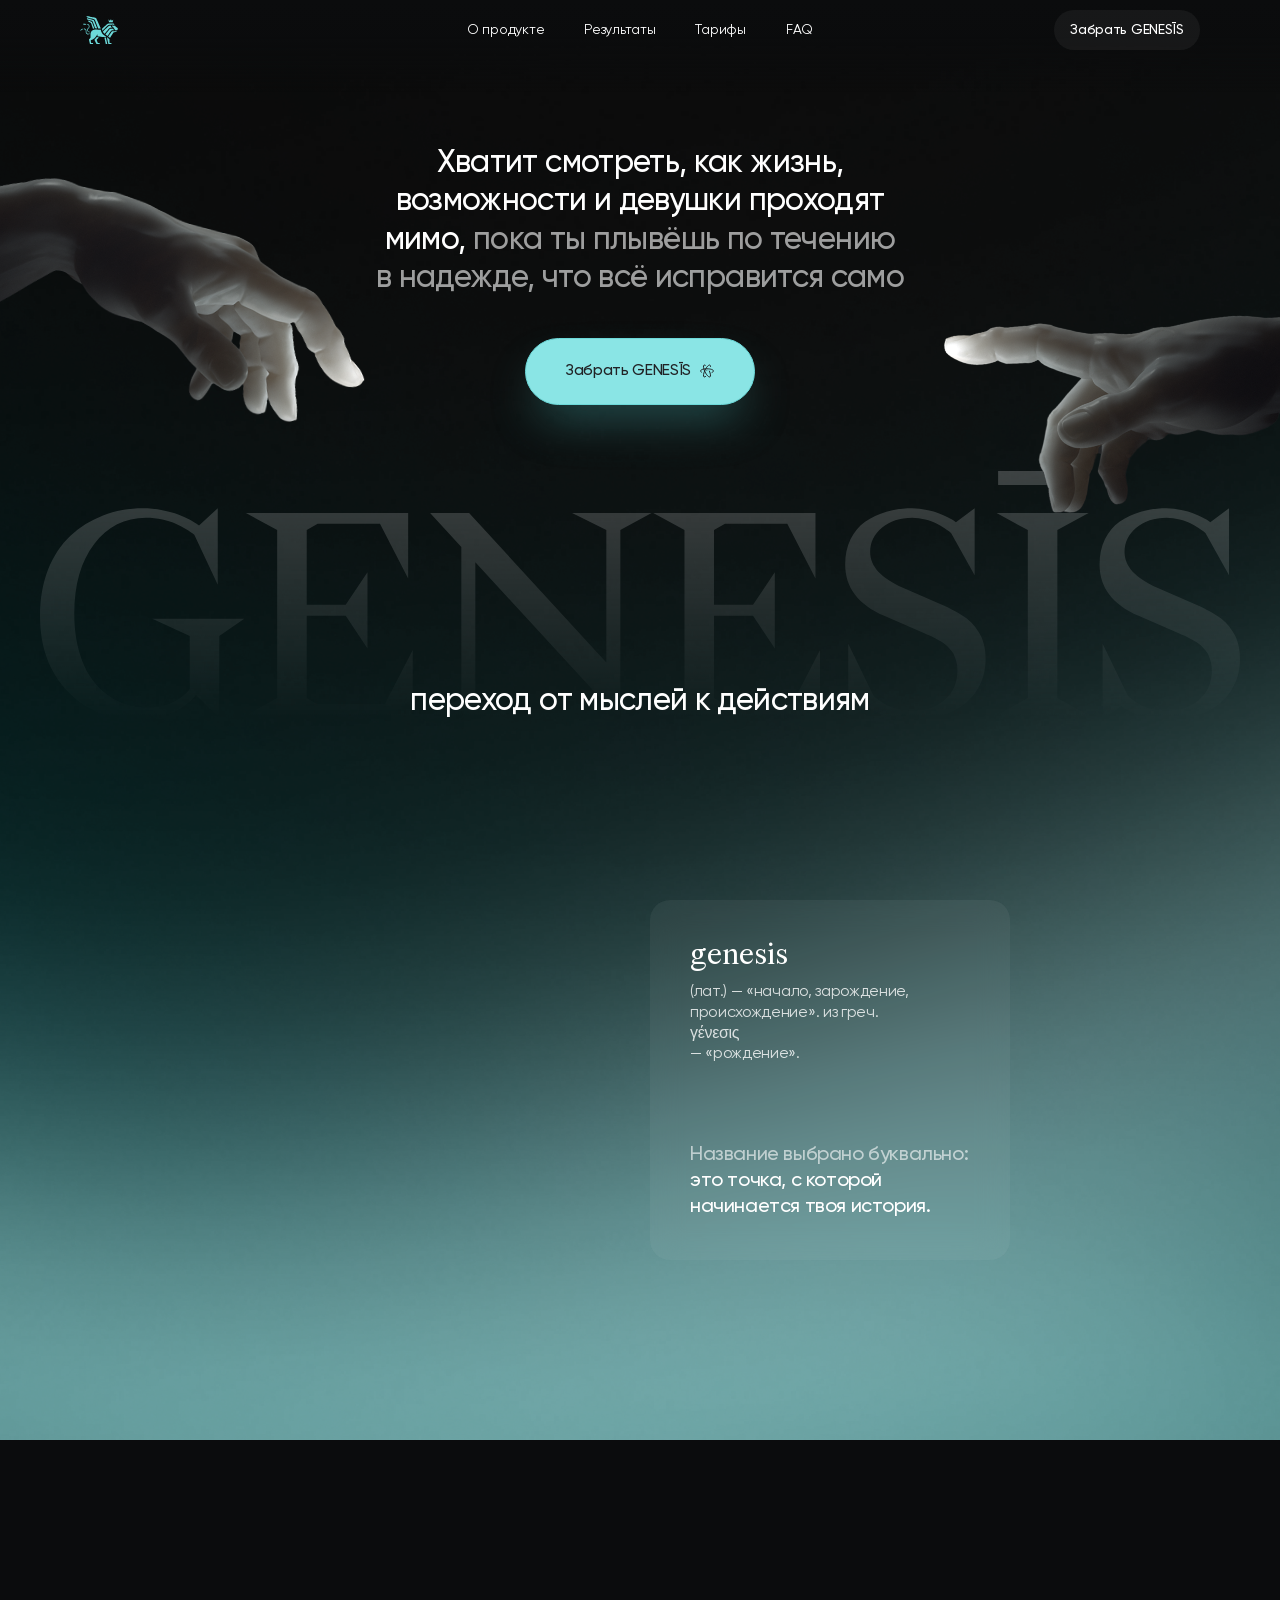
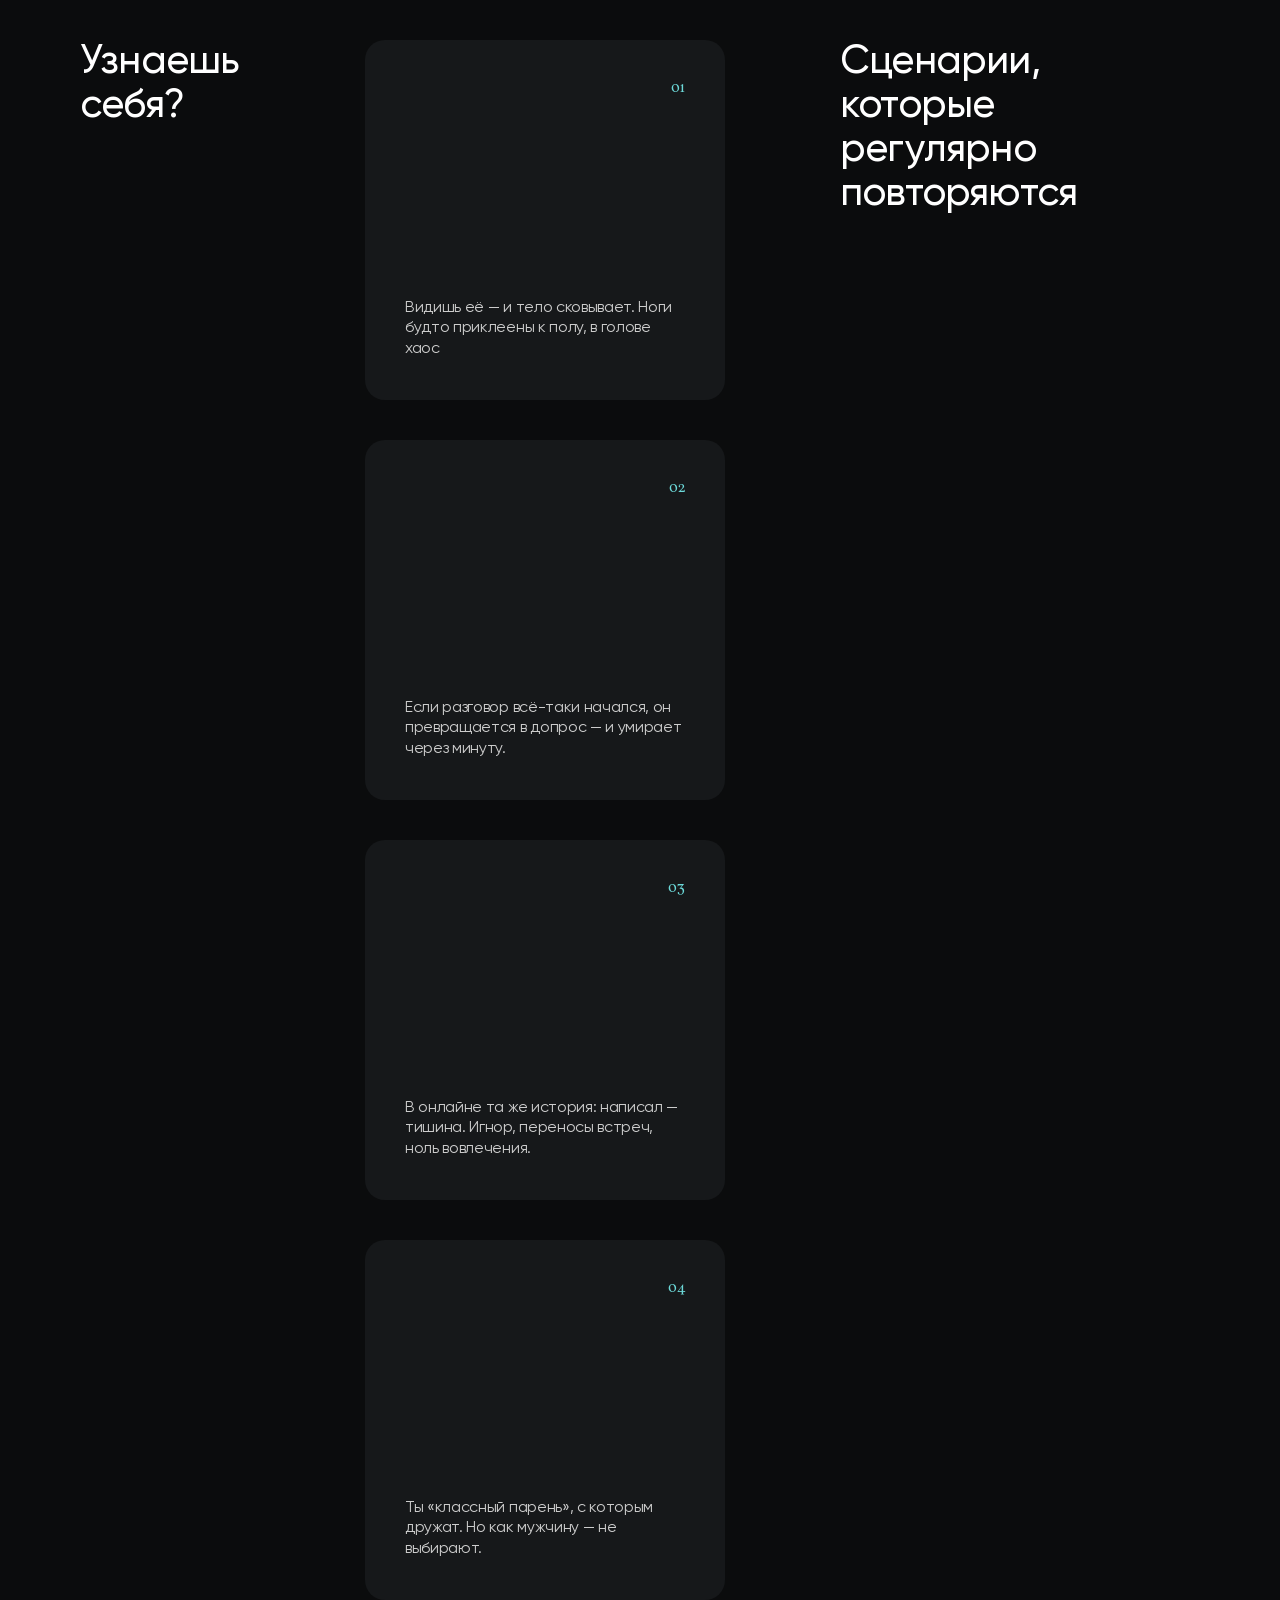
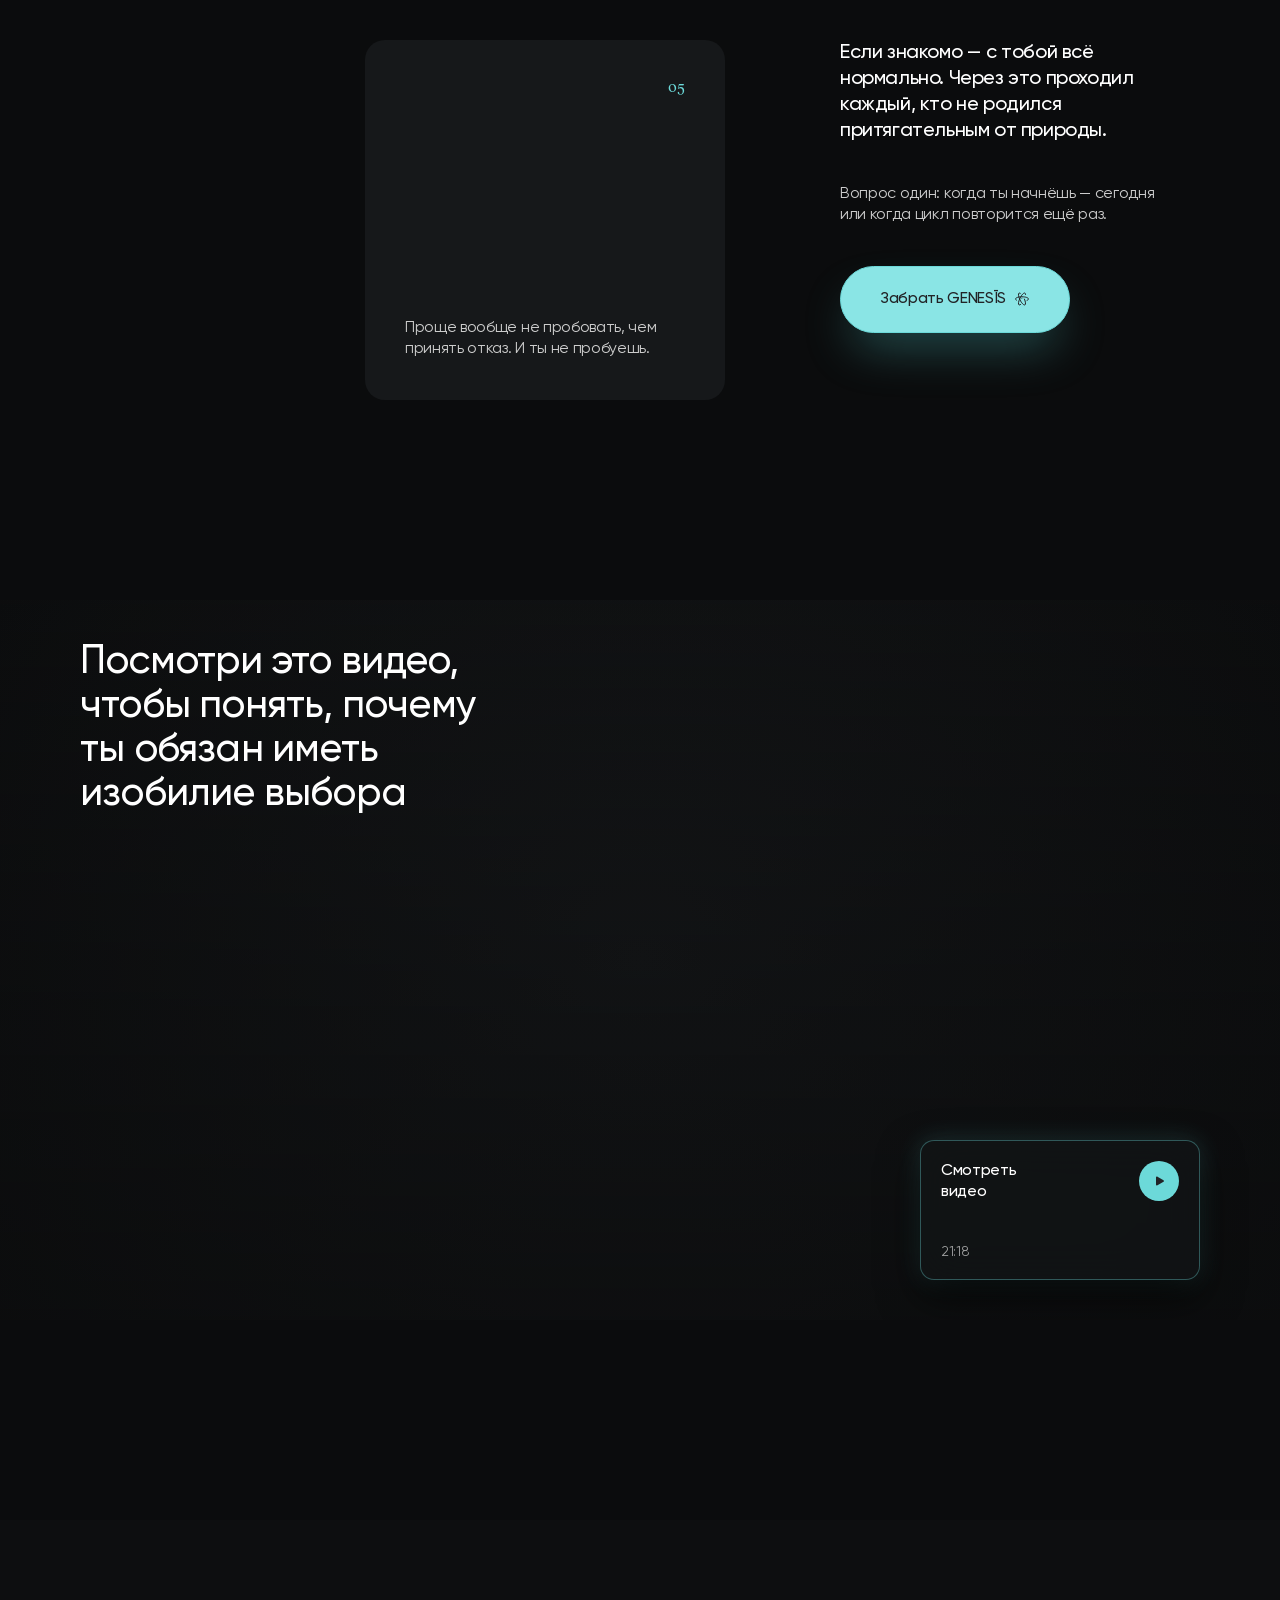
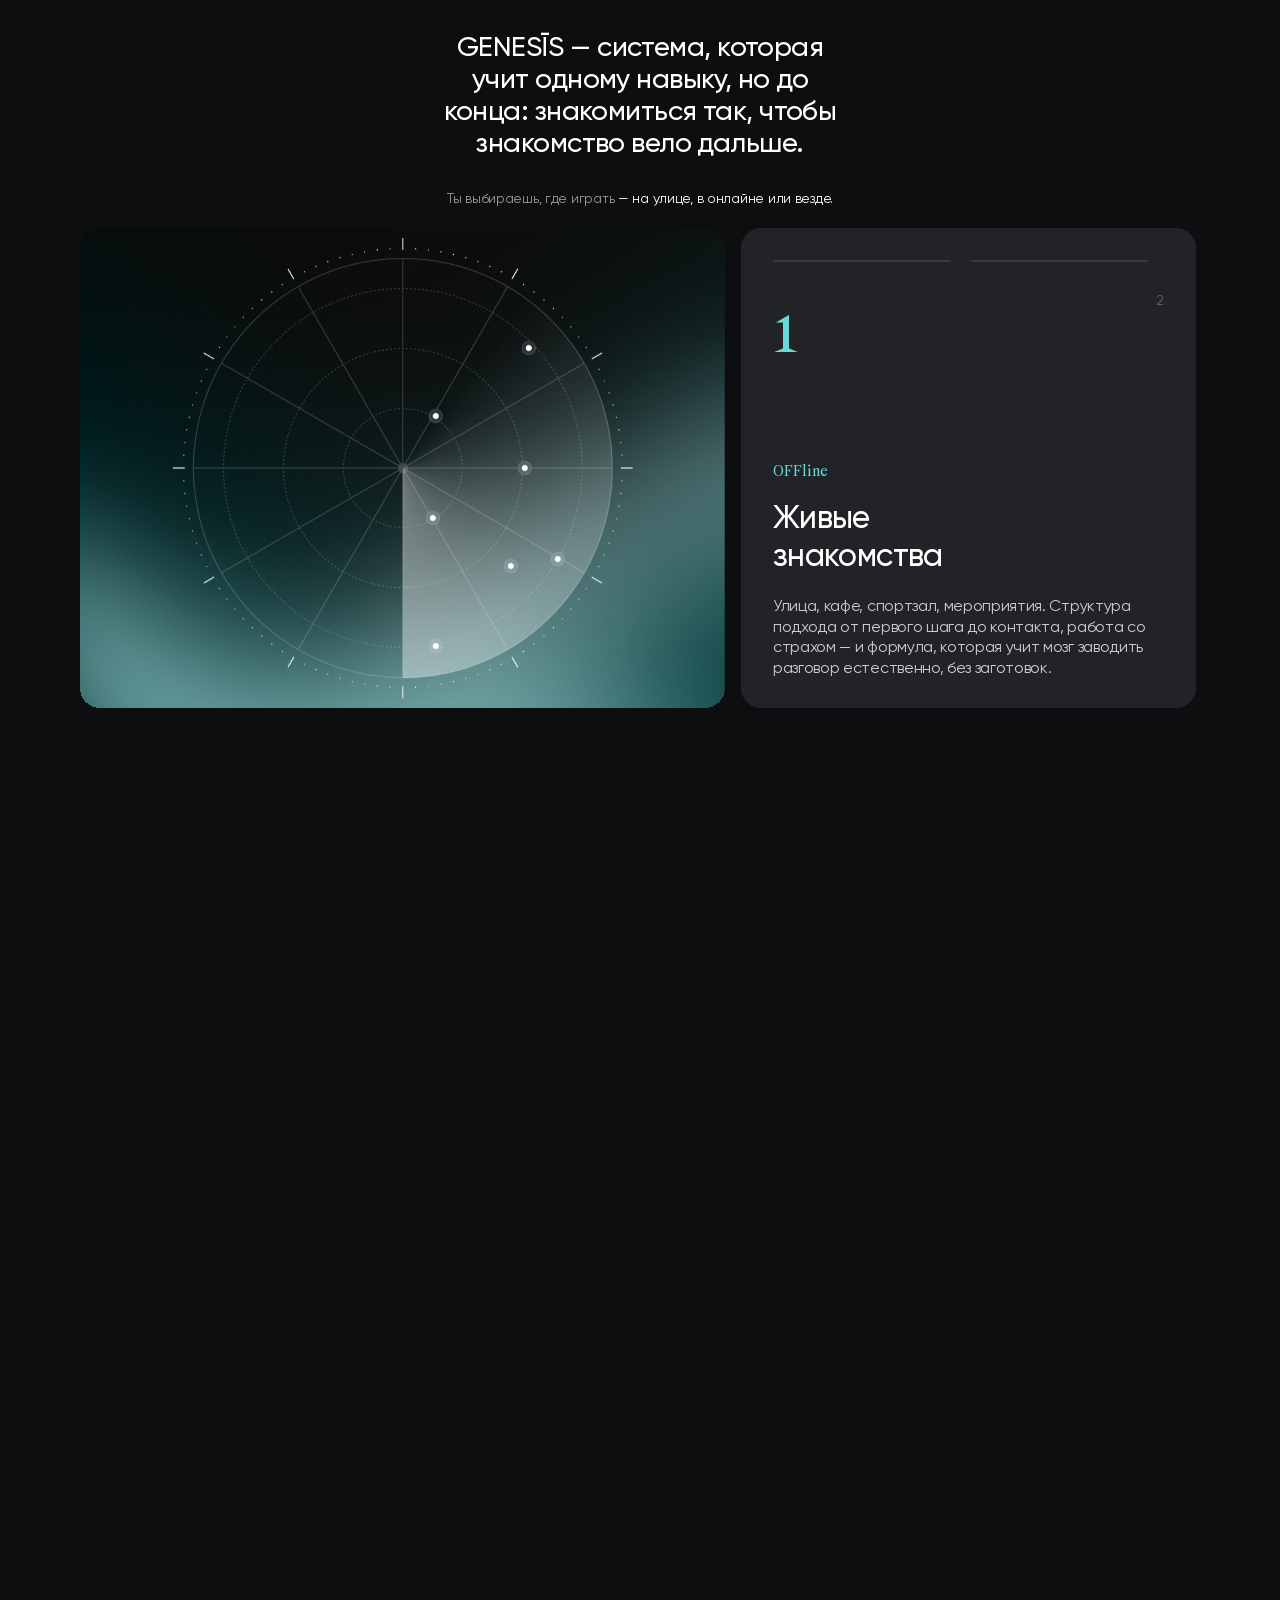
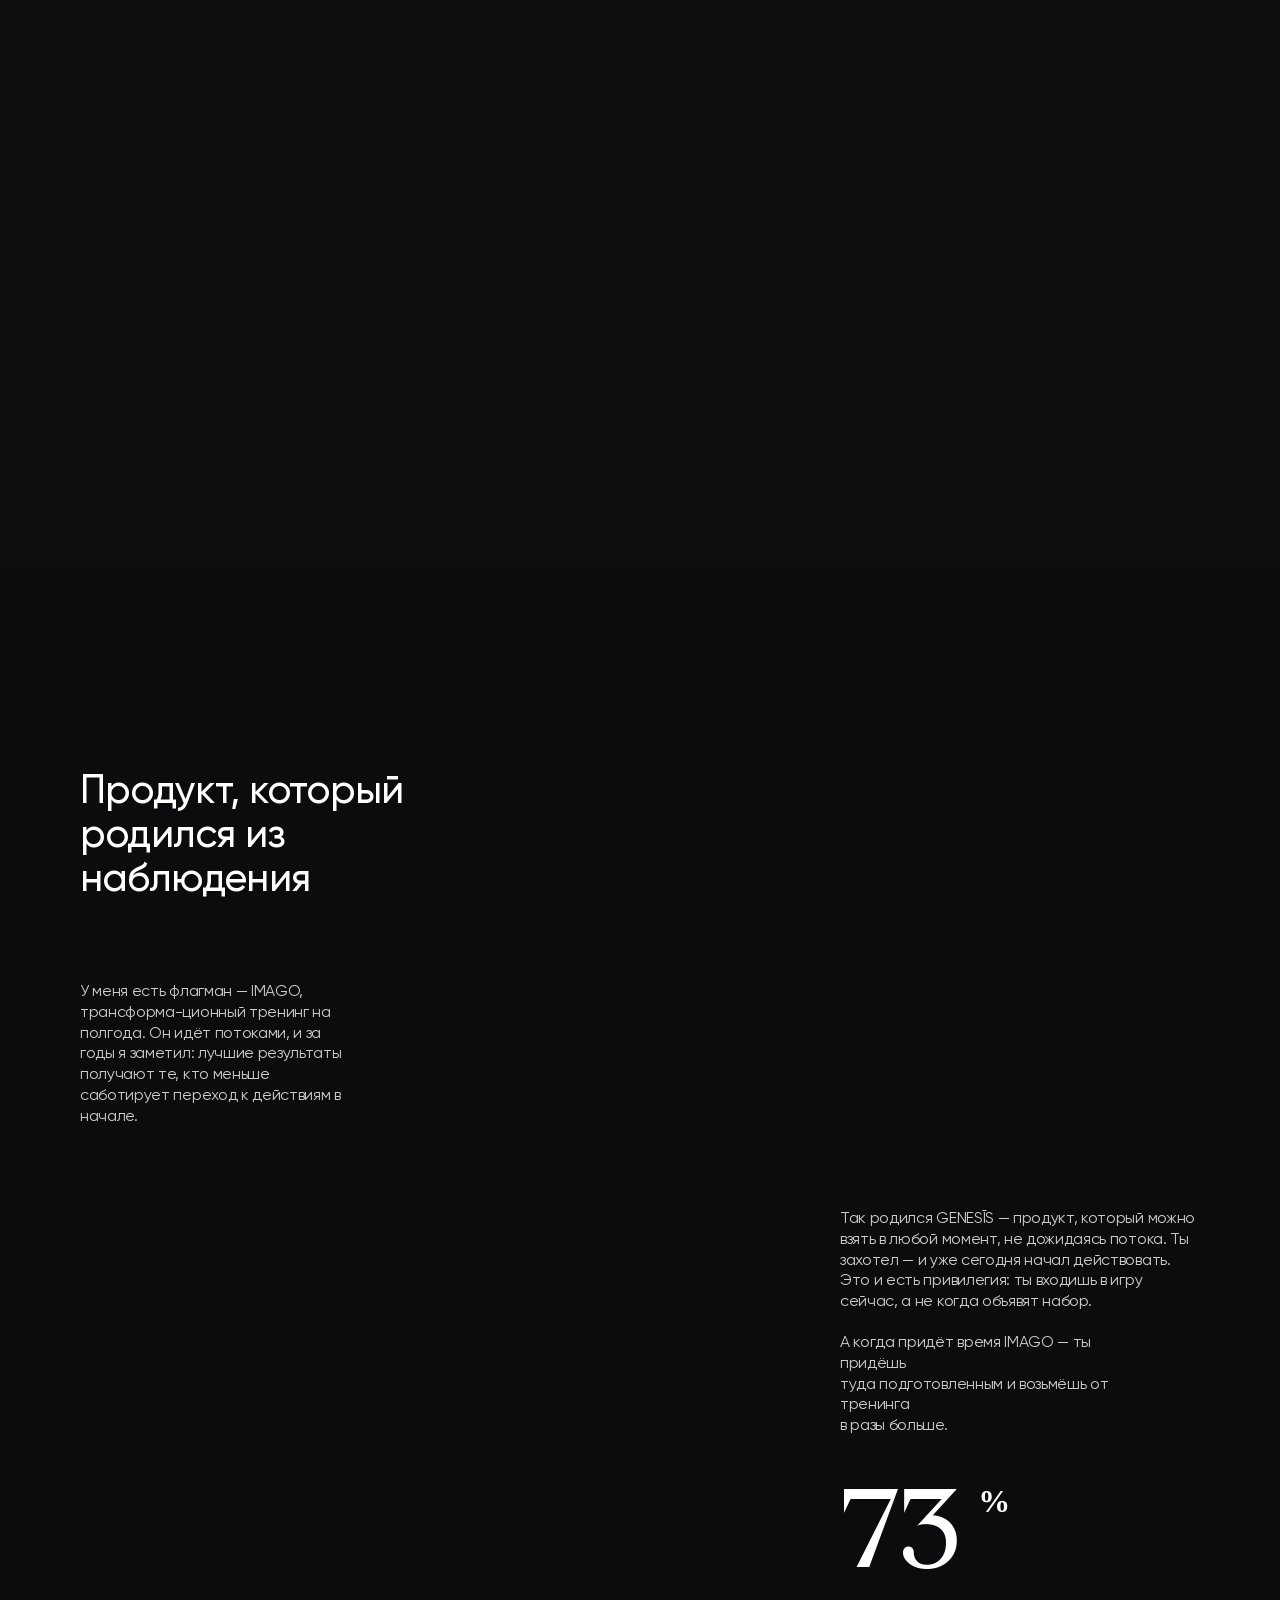
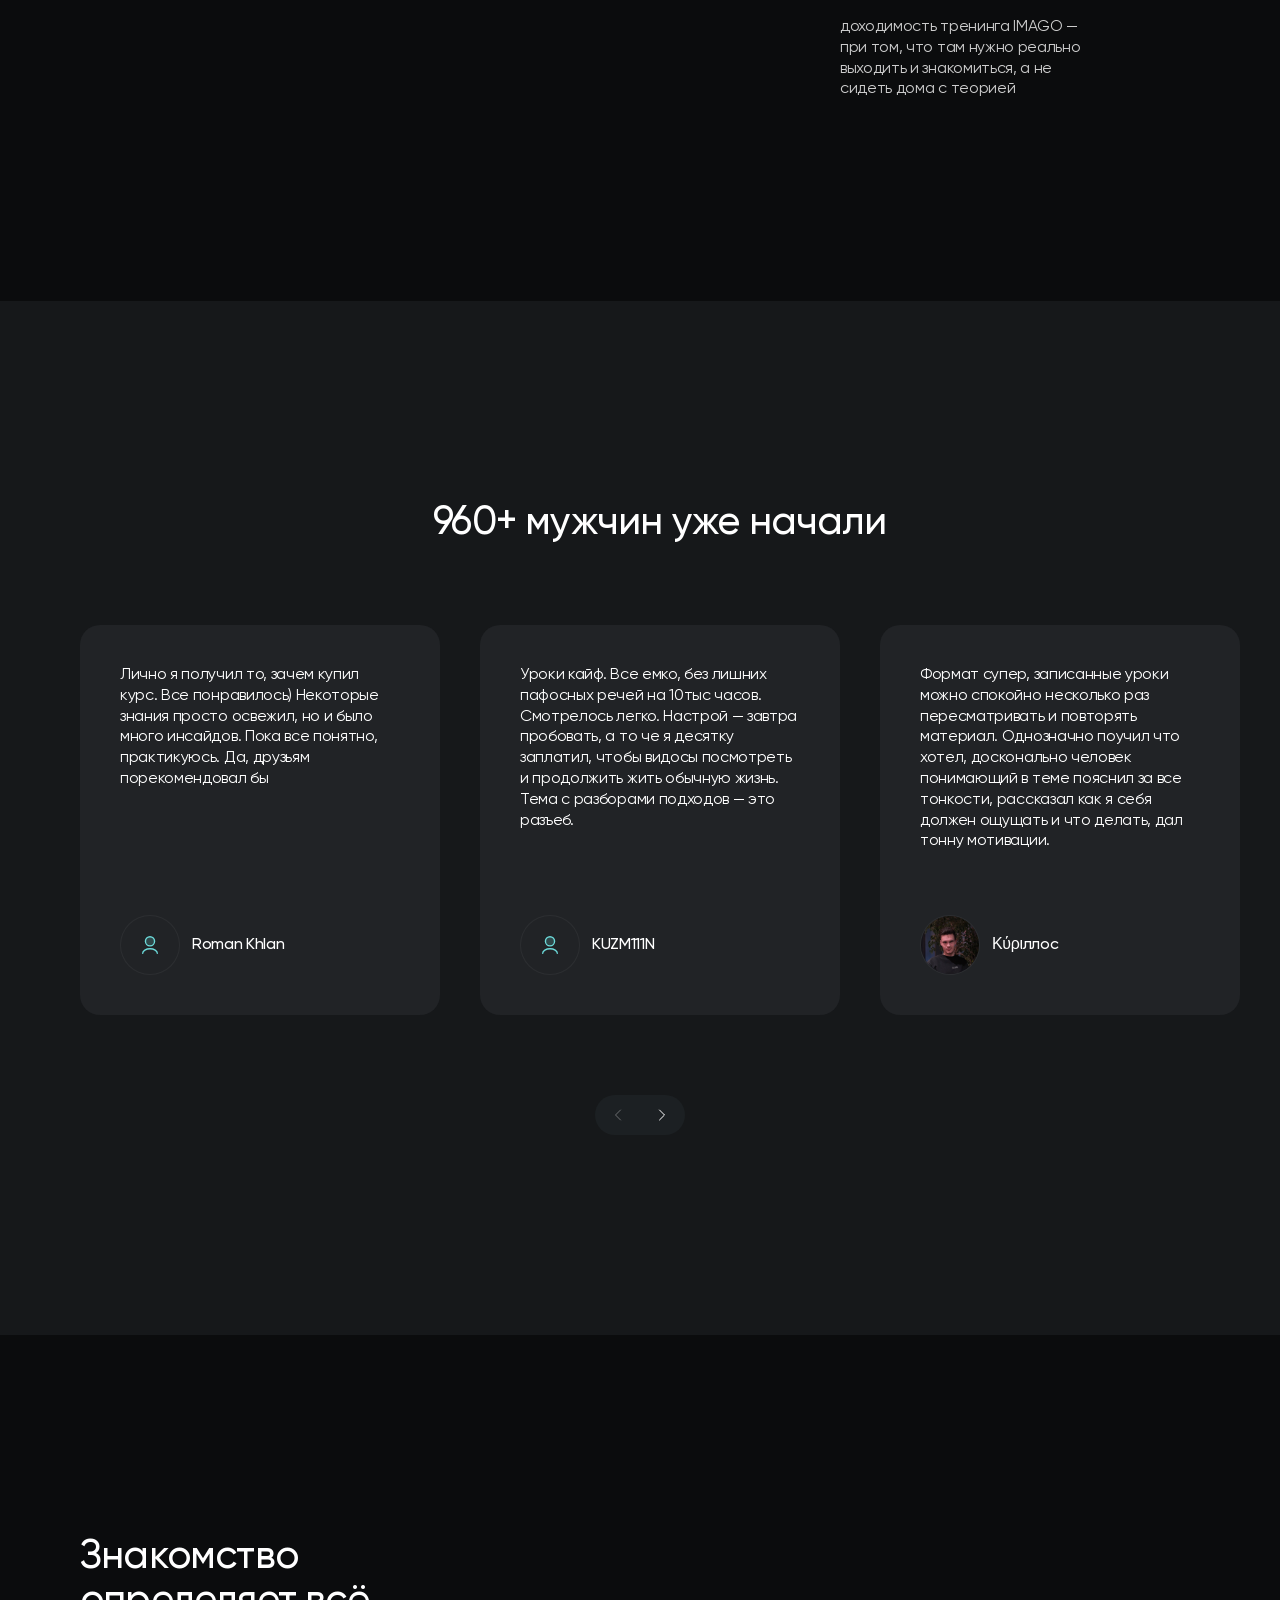
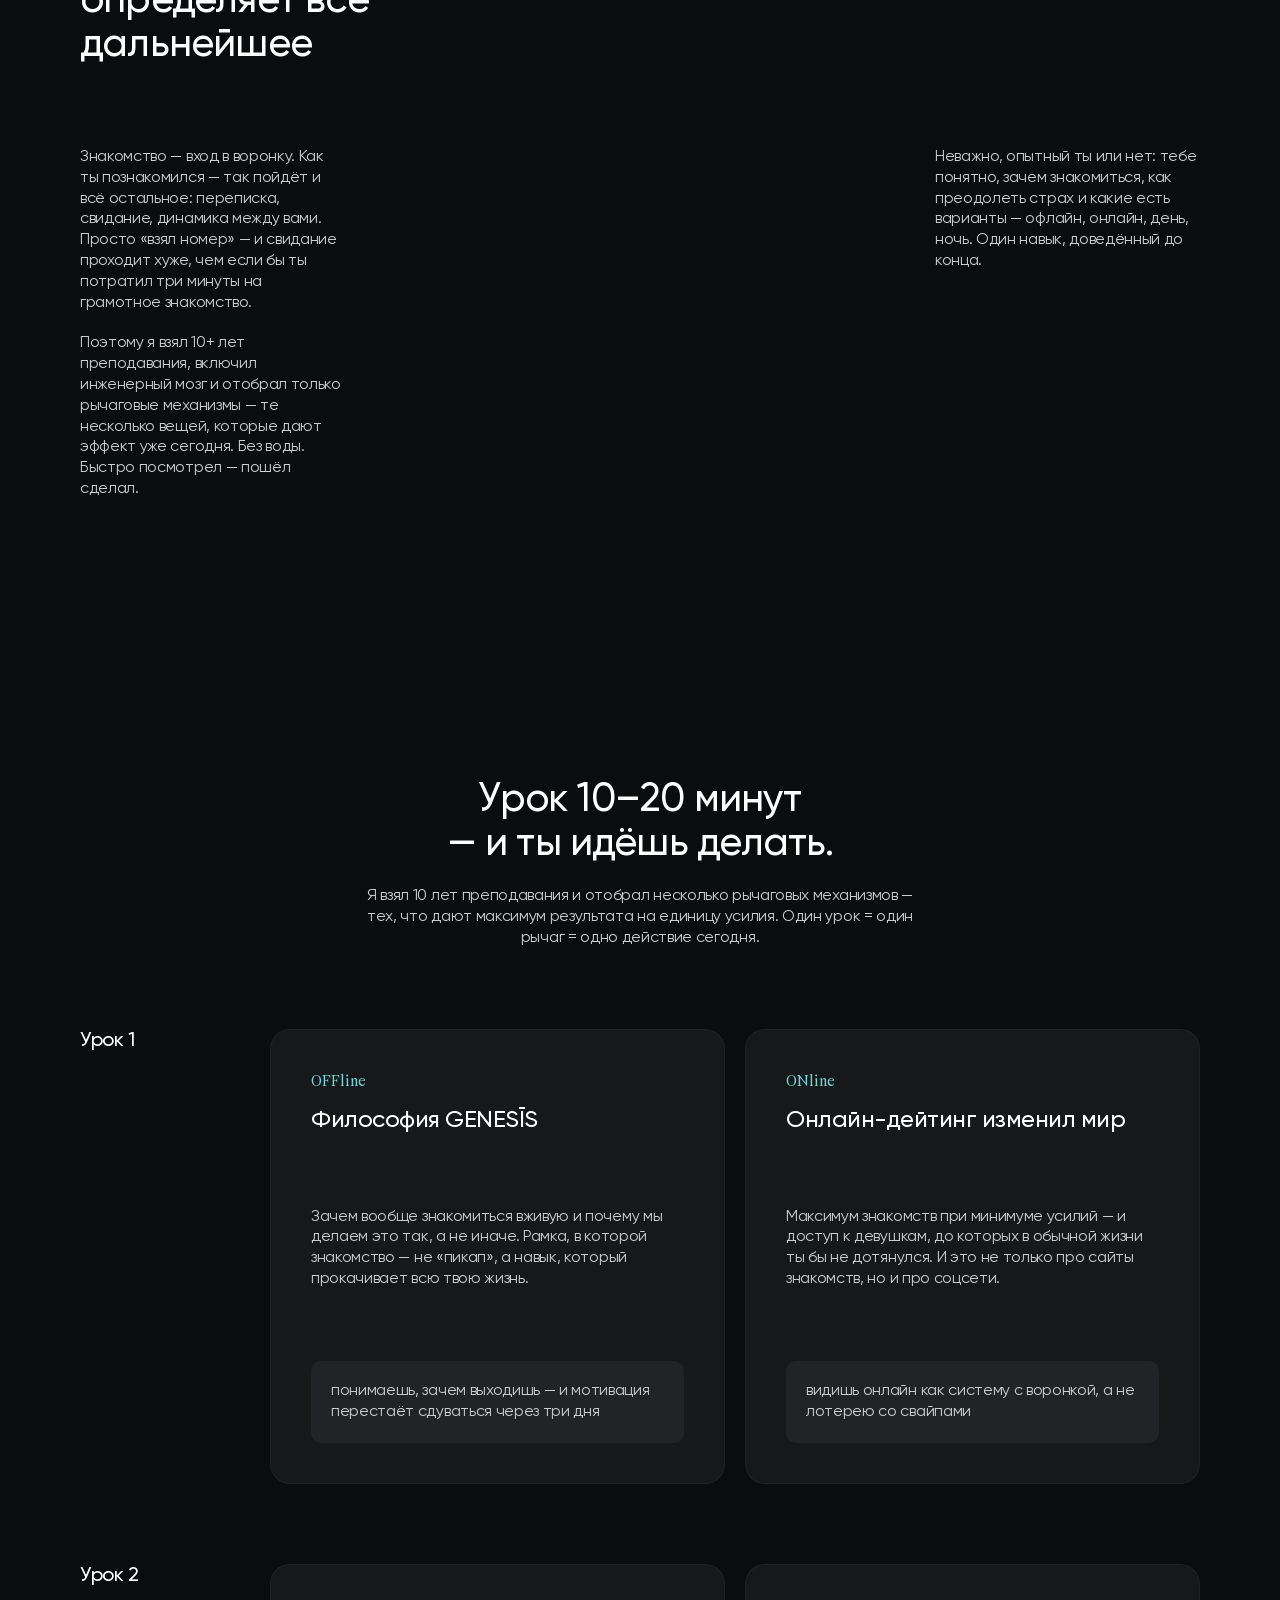
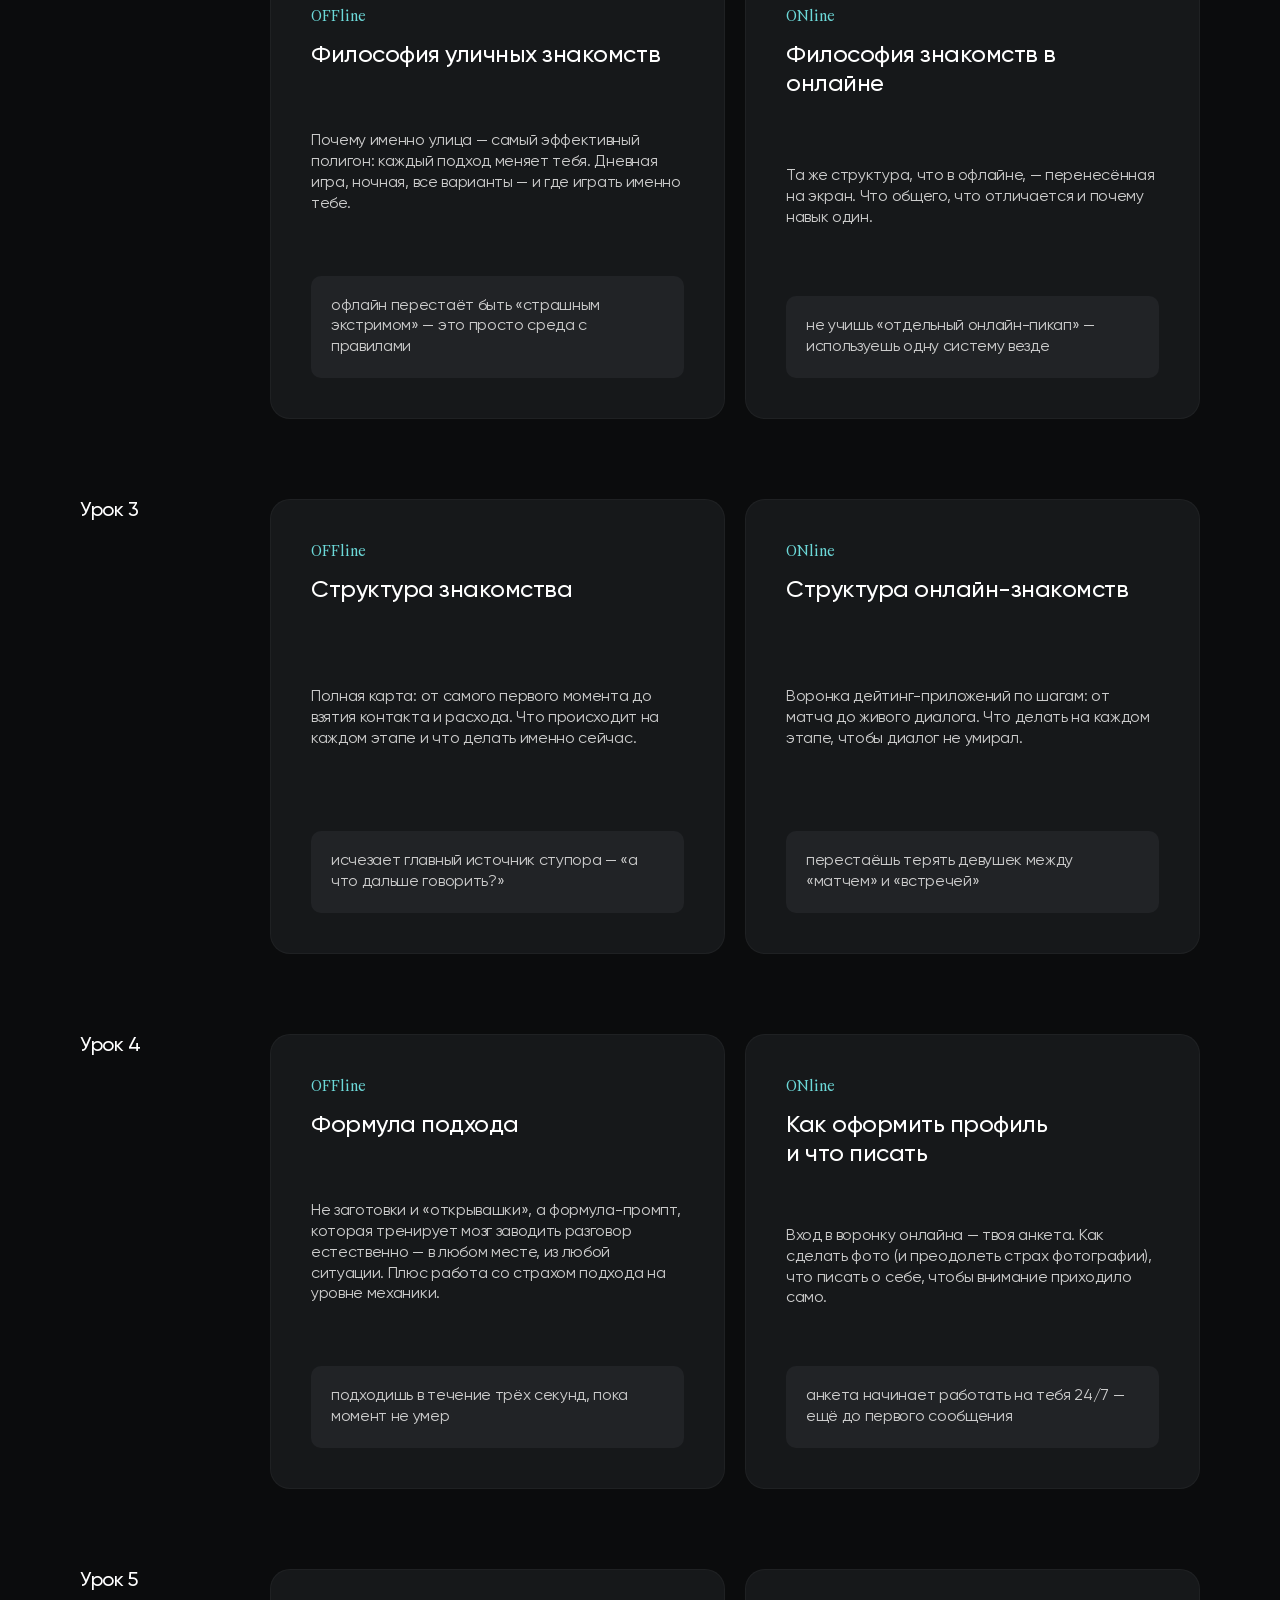
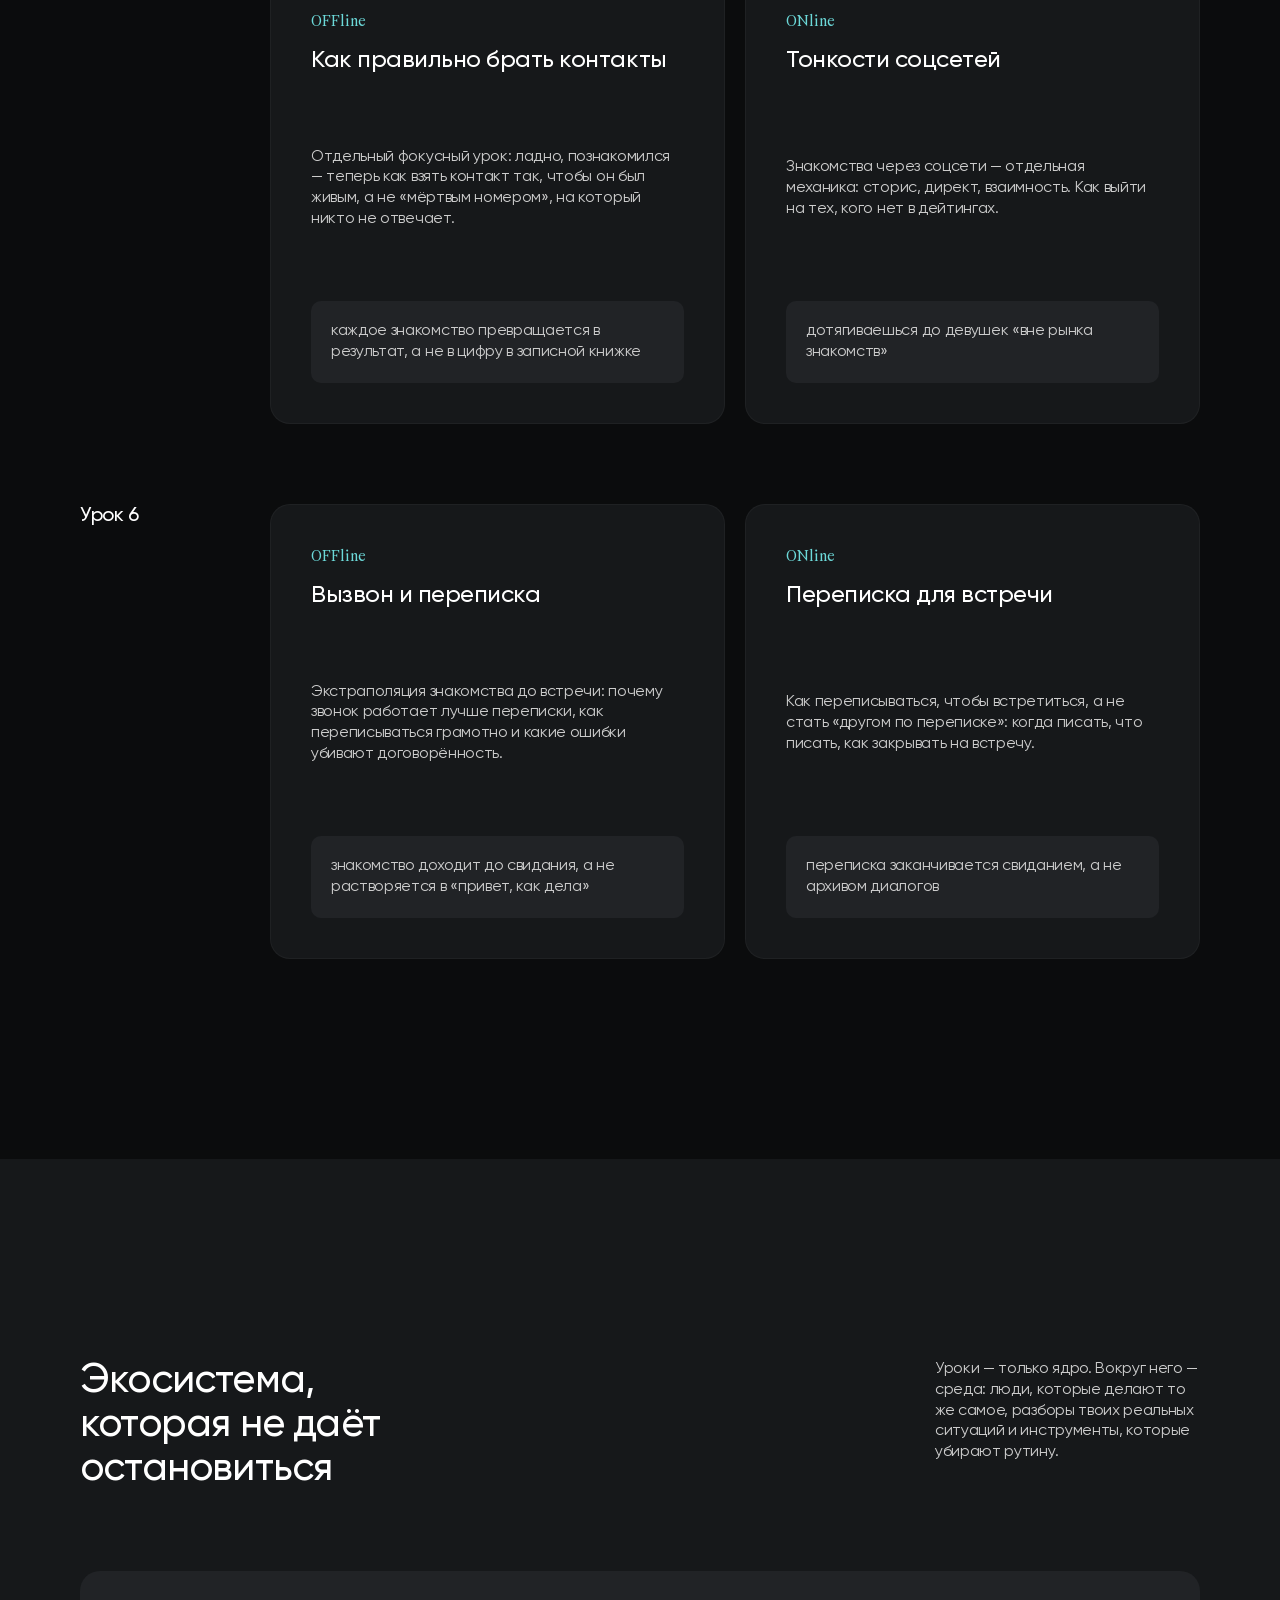
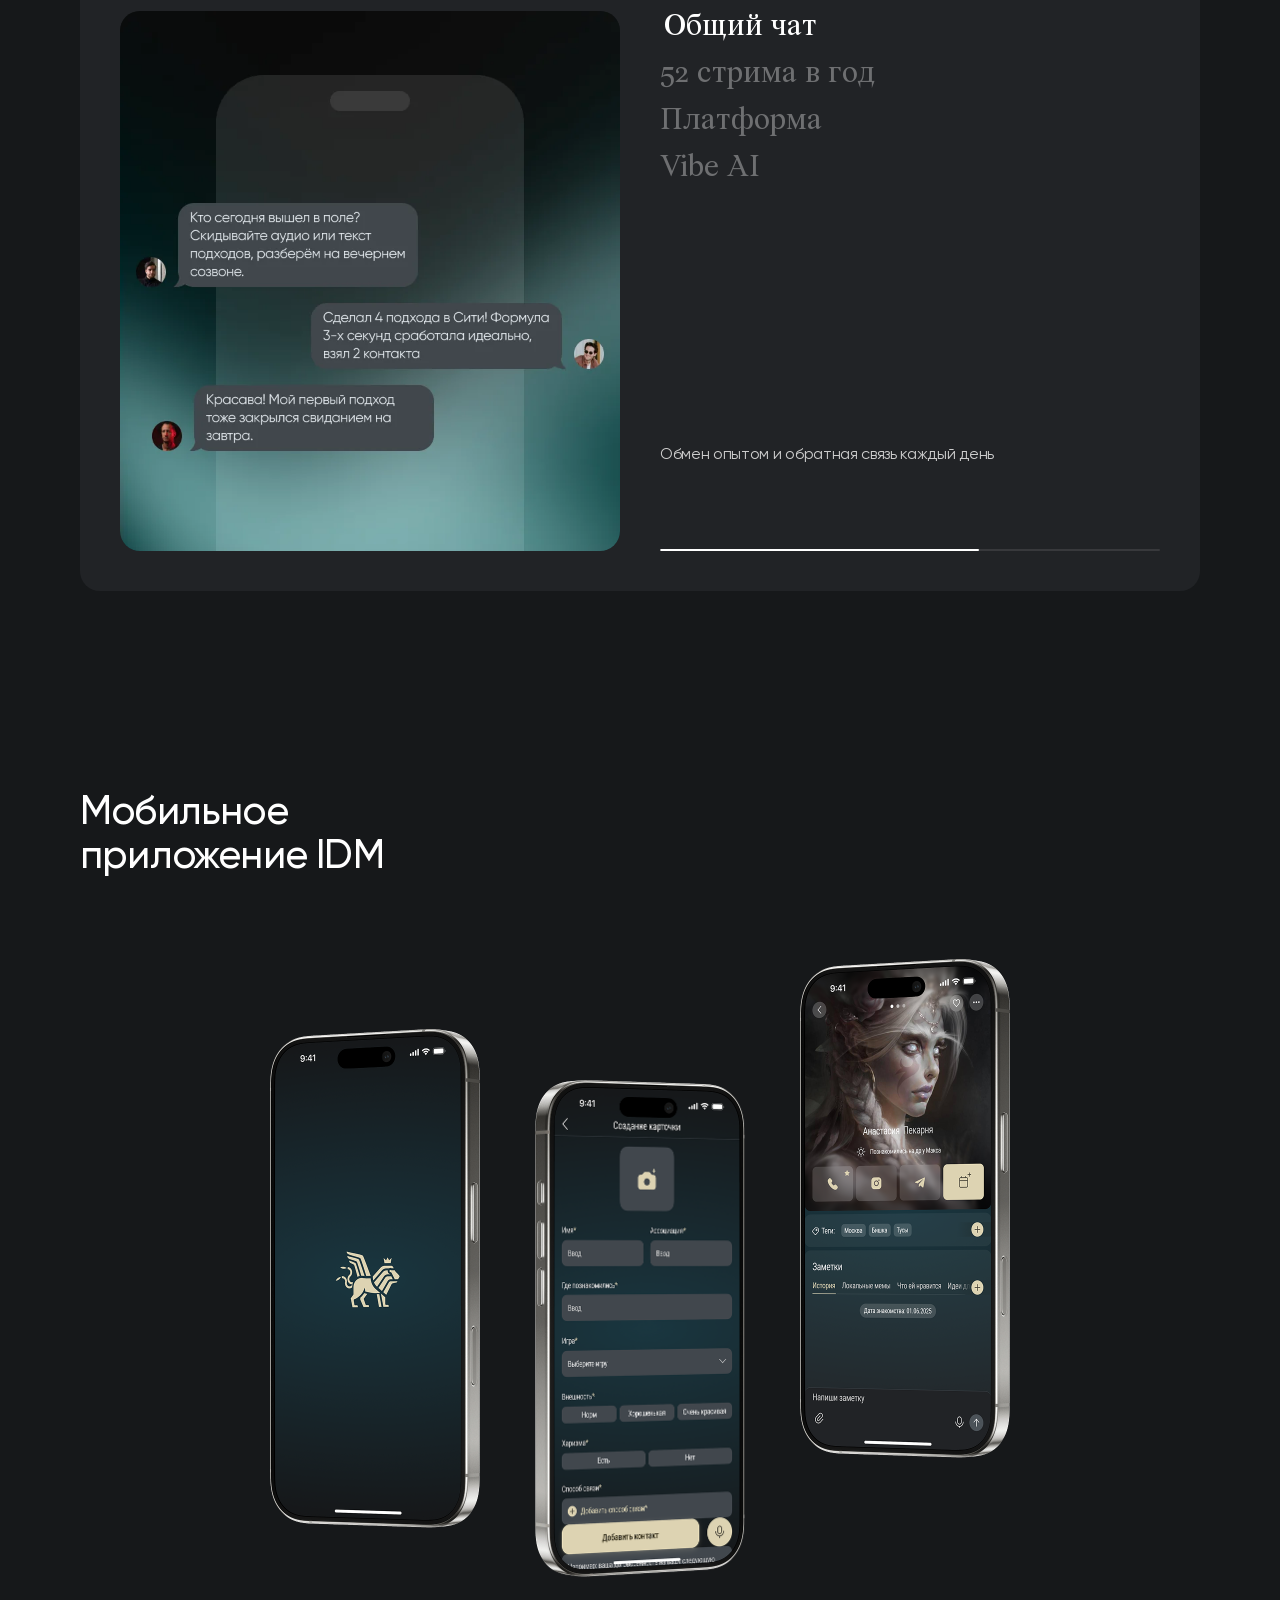
<file: index.html>
<!DOCTYPE html>
<html lang="ru">
<head>
  <meta charset="UTF-8">
  <meta name="viewport" content="width=device-width, initial-scale=1.0, viewport-fit=cover">
  <title>GENESĪS — Переход от мыслей к действиям</title>
  <meta name="description" content="GENESĪS — система, которая учит знакомиться так, чтобы знакомство вело дальше. На улице, в онлайне или везде.">
  <meta name="theme-color" content="#0C0D0E">
  <link rel="icon" href="assets/icons/845799d11f4dc45f8d05605190346147d438e769.svg" type="image/svg+xml">

  <!-- Preconnect & DNS-prefetch for zero-latency Kinescope video loading -->
  <link rel="preconnect" href="https://kinescope.io" crossorigin>
  <link rel="preconnect" href="https://kinescope.video" crossorigin>
  <link rel="dns-prefetch" href="https://kinescope.io">
  <link rel="dns-prefetch" href="https://kinescope.video">
  
  <!-- Single CSS entry point: the complete responsive system is composed here. -->
  <link rel="stylesheet" href="css/main.css?v=20260904-46">

  <!-- Yandex.Metrika counter -->
  <script>
    (function (m, e, t, r, i, k, a) {
      m[i] = m[i] || function () { (m[i].a = m[i].a || []).push(arguments); };
      m[i].l = 1 * new Date();
      for (var j = 0; j < document.scripts.length; j++) { if (document.scripts[j].src === r) { return; } }
      k = e.createElement(t); a = e.getElementsByTagName(t)[0]; k.async = 1; k.src = r; a.parentNode.insertBefore(k, a);
    })(window, document, 'script', 'https://mc.yandex.ru/metrika/tag.js?id=112283545', 'ym');

    ym(112283545, 'init', {
      ssr: true,
      webvisor: true,
      clickmap: true,
      ecommerce: 'dataLayer',
      referrer: document.referrer,
      url: location.href,
      accurateTrackBounce: true,
      trackLinks: true
    });
  </script>
  <!-- /Yandex.Metrika counter -->
</head>
<body>
  <!-- Yandex.Metrika noscript fallback -->
  <noscript><div><img src="https://mc.yandex.ru/watch/112283545" style="position:absolute; left:-9999px;" alt=""></div></noscript>
  <a class="skip-link" href="#main-content">Перейти к содержимому</a>
  <div class="site-wrapper">

    <!-- ====================================================================
         0. FIXED NAVBAR
         ==================================================================== -->
    <header class="site-header">
      <div class="header-inner">
        <a href="#" class="header-logo" aria-label="GENESĪS Home">
          <img src="assets/icons/845799d11f4dc45f8d05605190346147d438e769.svg" alt="GENESĪS Logo" width="38" height="28">
        </a>

        <nav class="header-nav" id="header-nav">
          <a href="#about" class="nav-link">О продукте</a>
          <a href="#feedbacks" class="nav-link">Результаты</a>
          <a href="#pricing" class="nav-link">Тарифы</a>
          <a href="#faq" class="nav-link">FAQ</a>
        </nav>

        <div class="header-cta">
          <a href="#pricing" class="header-btn">
            <span>Забрать GENESĪS</span>
            <div class="header-btn-light">
              <img src="assets/icons/2d5b0b86258e208370a59c5aae23b23a2fc8e683.svg" alt="">
            </div>
          </a>
        </div>

        <button class="mobile-menu-toggle" id="mobile-menu-toggle" type="button" aria-label="Открыть меню" aria-controls="header-nav" aria-expanded="false">
          <span></span>
          <span></span>
          <span></span>
        </button>
      </div>
    </header>

    <main id="main-content">
    <!-- ====================================================================
         1. HERO SECTION (Figma Node 1:35)
         ==================================================================== -->
    <section class="hero-section" id="hero">
      <!-- Background Graphic Layers -->
      <div class="hero-bg-layer" aria-hidden="true">
        <img class="hero-bg-img-1" src="assets/images/11061d69a8d4c85c0ed2466dc6738c9ee3f29dfd.png" alt="">
        <img class="hero-bg-img-2" src="assets/images/559d9ffddd11475d419833b70e47539af6f7ac57.png" alt="">
      </div>

      <!-- Top Block: 1440x810 -->
      <div class="hero-top-block">
        <!-- Floating Rotated Left Graphic -->
        <div class="hero-float-left">
          <img src="assets/images/hand1.png" alt="">
        </div>

        <!-- Floating Rotated Right Graphic -->
        <div class="hero-float-right">
          <img src="assets/images/hand2.png" alt="">
        </div>

        <!-- Center Text + Button -->
        <div class="hero-center-box">
          <h1 class="hero-main-title">
            Хватит смотреть, как жизнь,<br class="hero-br-1920"> возможности и девушки проходят<br class="hero-br-1920"> мимо, <span class="dim">пока ты плывёшь по течению<br>в надежде, что всё исправится само</span>
          </h1>

          <a href="#pricing" class="hero-cta-btn">
            <span>Забрать GENESĪS</span>
            <img src="assets/icons/618496dd0a976bac5108d14334ba425f90227f21.svg" alt="" width="16" height="16">
          </a>
        </div>

        <!-- Vector Graphic & Tagline at bottom of Top Block -->
        <div class="hero-vector-wrap">
          <img src="assets/icons/d46b8e5d633bcbd0286b2ef1564d6a57469c49b7.svg" alt="">
          <p class="hero-vector-tagline">переход от мыслей к действиям</p>
        </div>
      </div>

      <!-- Bottom Block: 1440x810 (top 810px) -->
      <div class="hero-bottom-block">
        <div class="hero-def-box">
          <div>
            <div class="hero-def-term">genesis</div>
            <div class="hero-def-origin">(лат.) — «начало, зарождение,<br>происхождение». из греч. γένεσις<br>— «рождение».</div>
          </div>
          <div class="hero-def-desc">
            <span class="dim">Название выбрано буквально:</span><br>это точка, с которой<br>начинается твоя история.
          </div>
        </div>
      </div>
    </section>


    <!-- ====================================================================
         2. SCENARIOS SECTION ("Узнаешь себя?", Figma Node 1:60)
         ==================================================================== -->
    <section class="scenarios-section" id="about">
      <div class="scenarios-inner">
        <!-- Left Title -->
        <h2 class="scenarios-left-title"><span class="scenarios-title-desktop">Узнаешь<br>себя?</span><span class="scenarios-title-mobile">Узнаешь<br>себя сценарии,<br>которые регулярно<br>повторяются?</span></h2>

        <!-- Center 5 Cards Column (left: 445px, top: 0) -->
        <div class="scenarios-cards-column">
          <div class="scenario-card">
            <div class="scenario-card-num">01</div>
            <p class="scenario-card-text">Видишь её — и тело сковывает. Ноги будто приклеены к полу, в голове хаос</p>
          </div>

          <div class="scenario-card">
            <div class="scenario-card-num">02</div>
            <p class="scenario-card-text">Если разговор всё-таки начался, он превращается в допрос — и умирает через минуту.</p>
          </div>

          <div class="scenario-card">
            <div class="scenario-card-num">03</div>
            <p class="scenario-card-text">В онлайне та же история: написал — тишина. Игнор, переносы встреч, ноль вовлечения.</p>
          </div>

          <div class="scenario-card">
            <div class="scenario-card-num">04</div>
            <p class="scenario-card-text">Ты «классный парень», с которым дружат. Но как мужчину — не выбирают.</p>
          </div>

          <div class="scenario-card">
            <div class="scenario-card-num">05</div>
            <p class="scenario-card-text">Проще вообще не пробовать, чем принять отказ. И ты не пробуешь.</p>
          </div>
        </div>

        <!-- Right Column Top Title (left: 920px, top: 0) -->
        <div class="scenarios-right-title-wrap">
          <h3 class="scenarios-right-title">Cценарии,<br>которые<br>регулярно повторяются</h3>
        </div>

        <!-- Right Column Bottom Content (left: 920px, top: 1600px) -->
        <div class="scenarios-right-bottom">
          <p class="scenarios-right-text-1">Если знакомо — с тобой всё нормально. Через это проходил каждый, кто не родился притягательным от природы.</p>
          <p class="scenarios-right-text-2">Вопрос один: когда ты начнёшь — сегодня или когда цикл повторится ещё раз.</p>
          <a href="#pricing" class="scenarios-cta-btn">
            <span>Забрать GENESĪS</span>
            <img src="assets/icons/618496dd0a976bac5108d14334ba425f90227f21.svg" alt="" width="16" height="16">
          </a>
        </div>
      </div>
    </section>

    <!-- ====================================================================
         3. VIDEO INTRO SECTION (Figma Node 1:95)
         ==================================================================== -->
    <section class="video-section">
      <div class="video-preview-card" role="button" tabindex="0" aria-label="Открыть видео о программе" data-video-src="https://kinescope.io/embed/qnkaYphFo5uZ7E4rgvUBkc">
        <div class="video-bg-media">
          <iframe class="video-bg-iframe lazy-kinescope" data-src="https://kinescope.io/embed/qnkaYphFo5uZ7E4rgvUBkc?autoplay=1&muted=1&controls=0&loop=1&playsinline=1&ui=0&header=0&watermark=0&background=1" allow="autoplay; fullscreen" title="Background Video Preview"></iframe>
        </div>
        <div class="video-card-overlay"></div>
        
        <div class="video-card-title-wrap">
          <h2 class="video-card-title">Посмотри это видео,<br>чтобы понять, почему<br>ты обязан иметь<br>изобилие выбора</h2>
        </div>
        
        <div class="video-play-box">
          <div class="video-play-header">
            <span class="video-play-label">Смотреть<br>видео</span>
            <div class="video-play-icon">
              <img src="assets/icons/6dd67f9e42bd33cc56743420457cb1a97d27d700.svg" alt="Play Icon">
            </div>
          </div>
          <div class="video-play-duration">21:18</div>
        </div>
      </div>
    </section>


    <!-- ====================================================================
         4. SYSTEM SLIDER ("GENESĪS — система...", Figma Node 1:111)
         ==================================================================== -->
    <section class="system-slider-section" id="system-slider-section">
      <div class="system-slider-scroll-track" id="system-slider-scroll-track">
        <div class="system-slider-sticky-stage">
          <div class="system-slider-header">
            <h2><span class="slider-title-desktop">GENESĪS — система, которая<br>учит одному навыку, но до<br>конца: знакомиться так, чтобы<br>знакомство вело дальше.</span><span class="slider-title-mobile">GENESĪS — система,<br>которая учит одному<br>навыку, но до конца:<br>знакомиться так, чтобы<br>знакомство вело дальше.</span></h2>
            <p>Ты выбираешь, где играть <span class="white">— на улице, в онлайне или везде.</span></p>
          </div>

          <div class="system-slider-box" id="system-slider-box">


            <!-- Left Side: Image Layer Stack -->
            <div class="system-slider-image">
              <div class="system-slide-img-layer active" id="system-img-layer-1" data-media-slot="system-offline">
                <img class="shared-media-asset" src="assets/media/system/offline.webp?v=17879587" alt="OFFline Живые знакомства" loading="lazy" decoding="async">
              </div>
              <div class="system-slide-img-layer" id="system-img-layer-2" data-media-slot="system-online">
                <img class="shared-media-asset" src="assets/media/system/online.webp?v=17879587" alt="ONline Знакомства в онлайне" loading="lazy" decoding="async">
              </div>
            </div>
            
            <!-- Right Side: Content Box with Progress Bars & Text Layer Stack -->
            <div class="system-slider-content">
              <div>
                <div class="system-bars-wrap">
                  <button class="system-bar-item" type="button" data-index="0" aria-label="Показать модуль OFFline" aria-current="true">
                    <div class="system-bar-fill" id="system-bar-fill-1"></div>
                  </button>
                  <button class="system-bar-item" type="button" data-index="1" aria-label="Показать модуль ONline" aria-current="false">
                    <div class="system-bar-fill" id="system-bar-fill-2"></div>
                  </button>
                </div>
                <div class="system-slider-pagination">
                  <span class="system-slider-num" id="system-slide-num">1</span>
                  <span class="system-slider-total">2</span>
                </div>
              </div>

              <div class="system-text-stage">
                <div class="system-slide-text-layer active" id="system-text-layer-1">
                  <span class="system-slide-tag">OFFline</span>
                  <h3 class="system-slide-title">Живые<br>знакомства</h3>
                  <p class="system-slide-desc">
                    Улица, кафе, спортзал, мероприятия. Структура подхода от первого шага до контакта, работа со страхом — и формула, которая учит мозг заводить разговор естественно, без заготовок.
                  </p>
                </div>
                <div class="system-slide-text-layer" id="system-text-layer-2">
                  <span class="system-slide-tag">ONline</span>
                  <h3 class="system-slide-title">Знакомства<br>в онлайне</h3>
                  <p class="system-slide-desc">
                    Тиндероподобные приложения, Instagram, Telegram. Упаковка профиля, алгоритм первого сообщения, ведение переписки и быстрый перевод диалога на свидание в реальной жизни.
                  </p>
                </div>
              </div>
            </div>
          </div>
        </div>
      </div>
    </section>


    <!-- ====================================================================
         5. OBSERVATION & STATS SECTION (Figma Node 1:137)
         ==================================================================== -->
    <section class="observation-section">
      <div class="observation-inner">
        <!-- Left Column Title -->
        <h2 class="observation-title">Продукт, который<br>родился из<br class="br-desktop"> наблюдения</h2>

        <!-- Left Column Body Text -->
        <p class="observation-left-text">
          <span class="text-1920">У меня есть флагман — IMAGO,<br>трансформа-ционный тренинг на<br>полгода. Он идёт потоками, и за годы я<br>заметил: лучшие результаты получают<br>те, кто меньше саботирует переход к<br>действиям в начале.</span>
          <span class="text-1600">У меня есть флагман — IMAGO,<br>трансформа-ционный тренинг на<br>полгода. Он идёт потоками, и за<br>годы я заметил: лучшие результаты<br>получают те, кто меньше<br>саботирует переход к действиям в<br>начале.</span>
          <span class="text-default">У меня есть флагман — IMAGO, трансформа-ционный тренинг на полгода. Он идёт потоками, и за годы я заметил: лучшие результаты получают те, кто меньше саботирует переход к действиям в начале.</span>
        </p>

        <!-- Right Column Text (top: 357px) -->
        <div class="observation-right-text">
          <p>
            <span class="text-1920">Так родился GENESĪS — продукт, который можно<br>взять в любой момент, не дожидаясь потока. Ты<br>захотел — и уже сегодня начал действовать. Это и<br>есть привилегия: ты входишь в игру сейчас, а не<br>когда объявят набор.</span>
            <span class="text-1600">Так родился GENESĪS — продукт, который можно<br>взять в любой момент, не дожидаясь потока. Ты<br>захотел — и уже сегодня начал действовать.<br>Это и есть привилегия: ты входишь в игру<br>сейчас, а не когда объявят набор.</span>
            <span class="text-default">Так родился GENESĪS — продукт, который можно взять в любой момент, не дожидаясь потока. Ты захотел — и уже сегодня начал действовать. Это и есть привилегия: ты входишь в игру сейчас, а не когда объявят набор.</span>
          </p>
          <p>А когда придёт время IMAGO — ты придёшь<br class="br-desktop">туда подготовленным и возьмёшь от тренинга<br class="br-desktop">в разы больше.</p>
        </div>

        <!-- Right Column Stat 73% (top: 625px) -->
        <div class="observation-stat-box">
          <div class="observation-stat-num-wrap">
            <span class="observation-stat-73" data-count-to="73" aria-label="73">1</span>
            <span class="observation-stat-percent">%</span>
          </div>
          <p class="observation-stat-caption">
            доходимость тренинга IMAGO —<br class="br-desktop">при том, что там нужно реально<br class="br-desktop">выходить и знакомиться, а не<br class="br-desktop">сидеть дома с теорией
          </p>
        </div>
      </div>
    </section>


    <!-- ====================================================================
         6. REVIEWS / FEEDBACKS CAROUSEL (Figma Node 1:151)
         ==================================================================== -->
    <section class="feedbacks-section" id="feedbacks">
      <div class="feedbacks-header-wrap">
        <h2>960+ мужчин<br class="feedback-title-break-360"> уже начали</h2>
      </div>

      <div class="feedbacks-carousel-track-wrap" id="feedbacks-carousel" data-center-last-page="true">
        <div class="feedbacks-track" id="feedbacks-track">
          
          <div class="feedback-card">
            <p class="feedback-quote">
              Лично я получил то, зачем купил курс. Все понравилось) Некоторые знания просто освежил, но и было много инсайдов. Пока все понятно, практикуюсь. Да, друзьям порекомендовал бы
            </p>
            <div class="feedback-author">
              <div class="feedback-avatar">
                <img src="assets/icons/6f8a304d8d64dd89ea37e5e6a36d9dbcbadf35a9.svg" alt="" width="16" height="18">
              </div>
              <div class="feedback-name">Roman Khlan</div>
            </div>
          </div>

          <div class="feedback-card">
            <p class="feedback-quote">
              Уроки кайф. Все емко, без лишних пафосных речей на 10тыс часов. Смотрелось легко. Настрой — завтра пробовать, а то че я десятку заплатил, чтобы видосы посмотреть и продолжить жить обычную жизнь. Тема с разборами подходов — это разъеб.
            </p>
            <div class="feedback-author">
              <div class="feedback-avatar">
                <img src="assets/icons/6f8a304d8d64dd89ea37e5e6a36d9dbcbadf35a9.svg" alt="" width="16" height="18">
              </div>
              <div class="feedback-name">KUZM111N</div>
            </div>
          </div>

          <div class="feedback-card">
            <p class="feedback-quote">
              Формат супер, записанные уроки можно спокойно несколько раз пересматривать и повторять материал. Однозначно поучил что хотел, досконально человек понимающий в теме пояснил за все тонкости, рассказал как я себя должен ощущать и что делать, дал тонну мотивации.
            </p>
            <div class="feedback-author">
              <div class="feedback-avatar">
                <img class="avatar-photo" src="assets/images/dba981c8d988137fb6387d1a32f581423a34038d.png" alt="Κύριллос">
              </div>
              <div class="feedback-name">Κύριллос</div>
            </div>
          </div>

          <div class="feedback-card">
            <p class="feedback-quote">
              Страшно капец первые 2-3 подхода, даже не страшно, а стремно. А потом разгоняешься и все, состояние ебейшее. И самое главное, что я понял — не надо какого-то результата ждать, просто подходишь попиздэт и а там все понятно будет)
            </p>
            <div class="feedback-author">
              <div class="feedback-avatar">
                <img src="assets/icons/6f8a304d8d64dd89ea37e5e6a36d9dbcbadf35a9.svg" alt="" width="16" height="18">
              </div>
              <div class="feedback-name">Juri</div>
            </div>
          </div>

          <div class="feedback-card">
            <p class="feedback-quote">
              Посмотрел все уроки. Хочется сказать только одно: Ахуенно и ГАЗ ГАЗ ГАЗ. Все четко, а самое главное ловишь инсайт на каждую тему урока, после которого, твое мировоззрение реально начинает меняться (Я даже уроки пересматриваю по 2 раза). Осталось дело за практикой. Дэнни и команда, вы крутые. Благодарен Вам. Газуем мужики!
            </p>
            <div class="feedback-author">
              <div class="feedback-avatar">
                <img src="assets/icons/6f8a304d8d64dd89ea37e5e6a36d9dbcbadf35a9.svg" alt="" width="16" height="18">
              </div>
              <div class="feedback-name">Sergey</div>
            </div>
          </div>

          <div class="feedback-card">
            <p class="feedback-quote">
              Отсмотрел все уроки. Как уже сказали выше — без воды и все по факту. Я ни разу ни к кому сам вот так вот не подходил. буду ковать железо, пока горячо, пойду сегодня же вечером, Даниэль умеет ментально дать пиздюлей и заставить делать. потом отпишусь по эмоциям. Честно, страшно пиздец, но тем прикольнее.
            </p>
            <div class="feedback-author">
              <div class="feedback-avatar">
                <img src="assets/icons/6f8a304d8d64dd89ea37e5e6a36d9dbcbadf35a9.svg" alt="" width="16" height="18">
              </div>
              <div class="feedback-name">Dan</div>
            </div>
          </div>

        </div>
      </div>

      <div class="feedbacks-footer-nav">
        <div class="feedbacks-carousel-controls">
          <button class="feedbacks-nav-btn" id="feedbacks-prev" type="button" aria-label="Предыдущий отзыв">
            <img src="assets/icons/635079fbf193f0ed82a6718b99cdbc1a267c434b.svg" alt="" aria-hidden="true">
          </button>
          <button class="feedbacks-nav-btn next-btn" id="feedbacks-next" type="button" aria-label="Следующий отзыв">
            <img src="assets/icons/7b96c4a93bb88575a52f91118ee109bb499292b7.svg" alt="" aria-hidden="true">
          </button>
        </div>
      </div>
    </section>


    <!-- ====================================================================
         7. FUNNEL MECHANICS SECTION (Figma Node 1:235)
         ==================================================================== -->
    <section class="funnel-section">
      <div class="funnel-inner">
        <!-- Title -->
        <h2 class="funnel-title">Знакомство<br>определяет всё<br class="br-desktop"> дальнейшее</h2>

        <!-- Left Text -->
        <div class="funnel-left-text">
          <p>
            <span class="text-1920">Знакомство — вход в воронку. Как ты<br>познакомился — так пойдёт и всё<br>остальное: переписка, свидание,<br>динамика между вами. Просто «взял<br>номер» — и свидание проходит хуже,<br>чем если бы ты потратил три минуты на<br>грамотное знакомство.</span>
            <span class="text-1600">Знакомство — вход в воронку. Как<br>ты познакомился — так пойдёт и<br>всё остальное: переписка,<br>свидание, динамика между вами.<br>Просто «взял номер» — и свидание<br>проходит хуже, чем если бы ты<br>потратил три минуты на грамотное<br>знакомство.</span>
            <span class="text-default">Знакомство — вход в воронку. Как ты познакомился — так пойдёт и всё остальное: переписка, свидание, динамика между вами. Просто «взял номер» — и свидание проходит хуже, чем если бы ты потратил три минуты на грамотное знакомство.</span>
          </p>
          <p>
            <span class="text-1920">Поэтому я взял 10+ лет преподавания,<br>включил инженерный мозг и<br>отобрал только рычаговые<br>механизмы — те несколько вещей,<br>которые дают эффект уже сегодня. Без<br>воды. Быстро посмотрел — пошёл<br>сделал.</span>
            <span class="text-1600">Поэтому я взял 10+ лет<br>преподавания, включил<br>инженерный мозг и отобрал только<br>рычаговые механизмы — те<br>несколько вещей, которые дают<br>эффект уже сегодня. Без воды.<br>Быстро посмотрел — пошёл<br>сделал.</span>
            <span class="text-default">Поэтому я взял 10+ лет преподавания, включил инженерный мозг и отобрал только рычаговые механизмы — те несколько вещей, которые дают эффект уже сегодня. Без воды. Быстро посмотрел — пошёл сделал.</span>
          </p>
        </div>

        <!-- Right Text -->
        <div class="funnel-right-text">
          <p>Неважно, опытный ты или нет: тебе<br class="br-desktop">понятно, зачем знакомиться, как<br class="br-desktop">преодолеть страх и какие есть<br class="br-desktop">варианты — офлайн, онлайн, день,<br class="br-desktop">ночь. Один навык, доведённый до<br class="br-desktop">конца.</p>
        </div>

      </div>
    </section>


    <!-- ====================================================================
         8. LESSONS MATRIX SECTION (Figma Node 1:254)
         ==================================================================== -->
    <section class="lessons-section">
      <div class="lessons-inner">
        <!-- Title Header -->
        <div class="lessons-header-wrap">
          <h2>Урок 10–20 минут<br>— и ты идёшь делать.</h2>
          <p>Я взял 10 лет преподавания и отобрал несколько рычаговых механизмов — тех, что дают максимум результата на единицу усилия. Один урок = один рычаг = одно действие сегодня.</p>
        </div>

        <!-- Row 1 (top: 251px) -->
        <div class="lesson-row-label" style="top: 251px;">Урок 1</div>
        <div class="lesson-cards-pair" style="top: 251px;">
          <div class="lesson-card">
            <div>
              <span class="lesson-card-tag">OFFline</span>
              <h3 class="lesson-card-title">Философия GENESĪS</h3>
            </div>
            <p class="lesson-card-desc">Зачем вообще знакомиться вживую и почему мы делаем это так, а не иначе. Рамка, в которой знакомство — не «пикап», а навык, который прокачивает всю твою жизнь.</p>
            <div class="lesson-card-takeaway">понимаешь, зачем выходишь — и мотивация перестаёт сдуваться через три дня</div>
          </div>
          <div class="lesson-card">
            <div>
              <span class="lesson-card-tag">ONline</span>
              <h3 class="lesson-card-title">Онлайн-дейтинг изменил мир</h3>
            </div>
            <p class="lesson-card-desc">Максимум знакомств при минимуме усилий — и доступ к девушкам, до которых в обычной жизни ты бы не дотянулся. И это не только про сайты знакомств, но и про соцсети.</p>
            <div class="lesson-card-takeaway">видишь онлайн как систему с воронкой, а не лотерею со свайпами</div>
          </div>
        </div>

        <!-- Row 2 (top: 786px) -->
        <div class="lesson-row-label" style="top: 786px;">Урок 2</div>
        <div class="lesson-cards-pair" style="top: 786px;">
          <div class="lesson-card">
            <div>
              <span class="lesson-card-tag">OFFline</span>
              <h3 class="lesson-card-title">Философия уличных знакомств</h3>
            </div>
            <p class="lesson-card-desc">Почему именно улица — самый эффективный полигон: каждый подход меняет тебя. Дневная игра, ночная, все варианты — и где играть именно тебе.</p>
            <div class="lesson-card-takeaway">офлайн перестаёт быть «страшным экстримом» — это просто среда с правилами</div>
          </div>
          <div class="lesson-card">
            <div>
              <span class="lesson-card-tag">ONline</span>
              <h3 class="lesson-card-title">Философия знакомств в онлайне</h3>
            </div>
            <p class="lesson-card-desc">Та же структура, что в офлайне, — перенесённая на экран. Что общего, что отличается и почему навык один.</p>
            <div class="lesson-card-takeaway">не учишь «отдельный онлайн-пикап» — используешь одну систему везде</div>
          </div>
        </div>

        <!-- Row 3 (top: 1321px) -->
        <div class="lesson-row-label" style="top: 1321px;">Урок 3</div>
        <div class="lesson-cards-pair" style="top: 1321px;">
          <div class="lesson-card">
            <div>
              <span class="lesson-card-tag">OFFline</span>
              <h3 class="lesson-card-title">Структура знакомства</h3>
            </div>
            <p class="lesson-card-desc">Полная карта: от самого первого момента до взятия контакта и расхода. Что происходит на каждом этапе и что делать именно сейчас.</p>
            <div class="lesson-card-takeaway">исчезает главный источник ступора — «а что дальше говорить?»</div>
          </div>
          <div class="lesson-card">
            <div>
              <span class="lesson-card-tag">ONline</span>
              <h3 class="lesson-card-title">Структура онлайн-знакомств</h3>
            </div>
            <p class="lesson-card-desc">Воронка дейтинг-приложений по шагам: от матча до живого диалога. Что делать на каждом этапе, чтобы диалог не умирал.</p>
            <div class="lesson-card-takeaway">перестаёшь терять девушек между «матчем» и «встречей»</div>
          </div>
        </div>

        <!-- Row 4 (top: 1856px) -->
        <div class="lesson-row-label" style="top: 1856px;">Урок 4</div>
        <div class="lesson-cards-pair" style="top: 1856px;">
          <div class="lesson-card">
            <div>
              <span class="lesson-card-tag">OFFline</span>
              <h3 class="lesson-card-title">Формула подхода</h3>
            </div>
            <p class="lesson-card-desc">Не заготовки и «открывашки», а формула-промпт, которая тренирует мозг заводить разговор естественно — в любом месте, из любой ситуации. Плюс работа со страхом подхода на уровне механики.</p>
            <div class="lesson-card-takeaway">подходишь в течение трёх секунд, пока момент не умер</div>
          </div>
          <div class="lesson-card">
            <div>
              <span class="lesson-card-tag">ONline</span>
              <h3 class="lesson-card-title">Как оформить профиль<br>и что писать</h3>
            </div>
            <p class="lesson-card-desc">Вход в воронку онлайна — твоя анкета. Как сделать фото (и преодолеть страх фотографии), что писать о себе, чтобы внимание приходило само.</p>
            <div class="lesson-card-takeaway">анкета начинает работать на тебя 24/7 — ещё до первого сообщения</div>
          </div>
        </div>

        <!-- Row 5 (top: 2391px) -->
        <div class="lesson-row-label" style="top: 2391px;">Урок 5</div>
        <div class="lesson-cards-pair" style="top: 2391px;">
          <div class="lesson-card">
            <div>
              <span class="lesson-card-tag">OFFline</span>
              <h3 class="lesson-card-title">Как правильно брать контакты</h3>
            </div>
            <p class="lesson-card-desc">Отдельный фокусный урок: ладно, познакомился — теперь как взять контакт так, чтобы он был живым, а не «мёртвым номером», на который никто не отвечает.</p>
            <div class="lesson-card-takeaway">каждое знакомство превращается в результат, а не в цифру в записной книжке</div>
          </div>
          <div class="lesson-card">
            <div>
              <span class="lesson-card-tag">ONline</span>
              <h3 class="lesson-card-title">Тонкости соцсетей</h3>
            </div>
            <p class="lesson-card-desc">Знакомства через соцсети — отдельная механика: сторис, директ, взаимность. Как выйти на тех, кого нет в дейтингах.</p>
            <div class="lesson-card-takeaway">дотягиваешься до девушек «вне рынка знакомств»</div>
          </div>
        </div>

        <!-- Row 6 (top: 2926px) -->
        <div class="lesson-row-label" style="top: 2926px;">Урок 6</div>
        <div class="lesson-cards-pair" style="top: 2926px;">
          <div class="lesson-card">
            <div>
              <span class="lesson-card-tag">OFFline</span>
              <h3 class="lesson-card-title">Вызвон и переписка</h3>
            </div>
            <p class="lesson-card-desc">Экстраполяция знакомства до встречи: почему звонок работает лучше переписки, как переписываться грамотно и какие ошибки убивают договорённость.</p>
            <div class="lesson-card-takeaway">знакомство доходит до свидания, а не растворяется в «привет, как дела»</div>
          </div>
          <div class="lesson-card">
            <div>
              <span class="lesson-card-tag">ONline</span>
              <h3 class="lesson-card-title">Переписка для встречи</h3>
            </div>
            <p class="lesson-card-desc">Как переписываться, чтобы встретиться, а не стать «другом по переписке»: когда писать, что писать, как закрывать на встречу.</p>
            <div class="lesson-card-takeaway">переписка заканчивается свиданием, а не архивом диалогов</div>
          </div>
        </div>
      </div>
    </section>


    <!-- ====================================================================
         9. ECOSYSTEM SECTION (Figma Node 1:357)
         ==================================================================== -->
    <section class="ecosystem-section">
      <div class="ecosystem-header">
        <h2 class="ecosystem-header-title">Экосистема,<span class="eco-br-1600"><br></span> которая<span class="eco-br-1920"><br></span> не даёт остановиться</h2>
        <div class="ecosystem-header-desc">
          <p>Уроки — только ядро. Вокруг него — среда: люди, которые делают то же самое, разборы твоих реальных ситуаций и инструменты, которые убирают рутину.</p>
        </div>
      </div>

      <div class="ecosystem-box" id="ecosystem-box">
        <!-- Left Side: reusable media slots. Each state accepts one responsive image. -->
        <div class="ecosystem-image" id="ecosystem-stage">
          <div class="ecosystem-visual-layer active" data-visual="chat">
            <div class="ecosystem-media-slot" data-media-slot="ecosystem-chat-image">
              <img src="assets/media/ecosystem/chat.webp" alt="Общий чат участников GENESĪS" loading="lazy" decoding="async">
            </div>
          </div>

          <div class="ecosystem-visual-layer" data-visual="streams">
            <div class="ecosystem-media-slot" data-media-slot="ecosystem-streams-image">
              <img src="assets/media/ecosystem/streams.webp" alt="Прямой эфир GENESĪS" loading="lazy" decoding="async">
            </div>
          </div>

          <div class="ecosystem-visual-layer" data-visual="platform">
            <div class="ecosystem-media-slot" data-media-slot="ecosystem-platform-image">
              <img src="assets/media/ecosystem/platform.webp" alt="Образовательная платформа GENESĪS" loading="lazy" decoding="async">
            </div>
          </div>

          <div class="ecosystem-visual-layer" data-visual="ai">
            <div class="ecosystem-media-slot" data-media-slot="ecosystem-vibe-ai-image">
              <img src="assets/media/ecosystem/vibe-ai.webp" alt="Персональный ассистент Vibe AI" loading="lazy" decoding="async">
            </div>
          </div>
        </div>

        <!-- Right Side: Interactive Tabs & Animated Progress -->
        <div class="ecosystem-tabs">
          <div class="ecosystem-tabs-list">
            <div class="ecosystem-tab-item active" data-tab="chat">Общий чат</div>
            <div class="ecosystem-tab-item" data-tab="streams">52 стрима в год</div>
            <div class="ecosystem-tab-item" data-tab="platform">Платформа</div>
            <div class="ecosystem-tab-item" data-tab="ai">Vibe AI</div>
          </div>

          <div class="ecosystem-tab-bottom">
            <div class="ecosystem-tab-desc" id="ecosystem-desc">
              Обмен опытом и обратная связь каждый день
            </div>
            <div class="ecosystem-progress-track">
              <div class="ecosystem-progress-fill" id="ecosystem-progress"></div>
            </div>
          </div>
        </div>
      </div>
    </section>


    <!-- ====================================================================
         10. MOBILE APP IDM SECTION (Figma Node 1:377)
         ==================================================================== -->
    <section class="app-section">
      <div class="app-container">
        <!-- Title -->
        <div class="app-title-wrap">
          <h2 class="app-title">Мобильное приложение IDM</h2>
        </div>

        <!-- 3 Phone Mockups Display -->
        <div class="app-phones-stage">
          <!-- Phone 1 (Left: top 69.7px) -->
          <div class="app-phone-item phone-1" data-media-slot="idm-phone-left">
            <img class="app-phone-mockup shared-media-asset" src="assets/media/idm/phone-left.webp" alt="Стартовый экран приложения IDM" loading="lazy" decoding="async">
          </div>

          <!-- Phone 2 (Center: top 120px) -->
          <div class="app-phone-item phone-2" data-media-slot="idm-phone-center">
            <img class="app-phone-mockup shared-media-asset" src="assets/media/idm/phone-center.webp" alt="Создание карточки знакомства в IDM" loading="lazy" decoding="async">
          </div>

          <!-- Phone 3 (Right: top 0px) -->
          <div class="app-phone-item phone-3" data-media-slot="idm-phone-right">
            <img class="app-phone-mockup shared-media-asset" src="assets/media/idm/phone-right.webp" alt="Карточка знакомства с заметками в IDM" loading="lazy" decoding="async">
          </div>
        </div>

        <!-- Quote / Text Callout (pl: 570px) -->
        <div class="app-quote-callout">
          <p class="text-1920">
            <span class="app-quote-accent">3 знакомства в день — это 90 контактов в<br>месяц.</span>
            <span class="app-quote-muted">Ими нужно управлять: помнить<br>детали, договариваться о встречах, видеть<br>свой прогресс. Мы разработали для этого<br>закрытое приложение IDM.</span>
          </p>
          <p class="text-1600">
            <span class="app-quote-accent">3 знакомства в день — это 90 контактов<br>в месяц.</span>
            <span class="app-quote-muted">Ими нужно управлять: помнить<br>детали, договариваться о встречах,<br>видеть свой прогресс. Мы разработали<br>для этого закрытое приложение IDM.</span>
          </p>
          <p class="text-default">
            <span class="app-quote-accent">3 знакомства в день — это 90 контактов в месяц.</span>
            <span class="app-quote-muted">Ими нужно управлять: помнить детали, договариваться о встречах, видеть свой прогресс. Мы разработали для этого закрытое приложение IDM.</span>
          </p>
        </div>

        <!-- 3 Feature Cards Row -->
        <div class="app-features-row">
          <div class="app-feature-card">
            <div class="app-feature-copy">
              <h3 class="app-feature-title">Записная книжка знакомств</h3>
              <p class="app-feature-desc">Фиксируй информацию о каждом знакомстве и убирай рутину — ни один контакт не потеряется и не станет «мёртвым номером».</p>
            </div>
            <div class="app-feature-graphic" data-media-slot="idm-feature-notebook">
              <div class="app-feature-device">
                <div class="app-feature-screen">
                  <img src="assets/media/idm/features/screens/notebook.webp" alt="Экран записной книжки знакомств IDM" loading="lazy" decoding="async">
                  <span class="app-feature-dynamic-island" aria-hidden="true"></span>
                </div>
              </div>
            </div>
          </div>

          <div class="app-feature-card">
            <div class="app-feature-copy">
              <h3 class="app-feature-title">Аналитика навыков</h3>
              <p class="app-feature-desc">Подходы, контакты, встречи — видишь свою динамику в цифрах. Сегодня план выполнен: ты двигаешься, а не застрял.</p>
            </div>
            <div class="app-feature-graphic" data-media-slot="idm-feature-analytics">
              <div class="app-feature-device">
                <div class="app-feature-screen">
                  <img src="assets/media/idm/features/screens/analytics.webp" alt="Экран аналитики навыков IDM" loading="lazy" decoding="async">
                  <span class="app-feature-dynamic-island" aria-hidden="true"></span>
                </div>
              </div>
            </div>
          </div>

          <div class="app-feature-card">
            <div class="app-feature-copy">
              <h3 class="app-feature-title">Напарники на карте мира</h3>
              <p class="app-feature-desc">Найди напарника в любых городах и странах среди всех учеников, включая флагманский тренинг.</p>
            </div>
            <div class="app-feature-graphic" data-media-slot="idm-feature-partners-map">
              <div class="app-feature-device">
                <div class="app-feature-screen">
                  <img src="assets/media/idm/features/screens/partners-map.webp" alt="Экран карты напарников IDM" loading="lazy" decoding="async">
                  <span class="app-feature-dynamic-island" aria-hidden="true"></span>
                </div>
              </div>
            </div>
          </div>
        </div>

        <!-- CTA Button -->
        <a href="#pricing" class="app-cta-btn">
          <span>Забрать GENESĪS</span>
          <img src="assets/icons/618496dd0a976bac5108d14334ba425f90227f21.svg" alt="" width="16" height="16">
        </a>
      </div>
    </section>


    <!-- ====================================================================
         11. VIDEO TRAILER SECTION (Figma Node 1:434)
         ==================================================================== -->
    <section class="trailer-section">
      <div class="trailer-container">
        <div class="trailer-title-wrap">
          <h2 class="trailer-title">Трейлер GENESĪS</h2>
        </div>

        <div class="trailer-video-box" role="button" tabindex="0" aria-label="Открыть трейлер программы" data-video-src="https://kinescope.io/embed/gbCQqkmRGxbUDfxWSochFZ">
          <div class="video-bg-media">
            <iframe class="video-bg-iframe trailer-bg-iframe lazy-kinescope" data-src="https://kinescope.io/embed/gbCQqkmRGxbUDfxWSochFZ?autoplay=1&muted=1&controls=0&loop=1&playsinline=1&ui=0&header=0&watermark=0&background=1" allow="autoplay; fullscreen" title="Background Trailer Preview"></iframe>
          </div>
          <div class="video-card-overlay trailer-card-overlay"></div>
          
          <div class="trailer-play-center">
            <div class="video-play-header">
              <span class="video-play-label">Смотреть<br>видео</span>
              <div class="video-play-icon">
                <img src="assets/icons/6dd67f9e42bd33cc56743420457cb1a97d27d700.svg" alt="Play Icon">
              </div>
            </div>
            <div class="video-play-duration">21:18</div>
          </div>
        </div>
      </div>
    </section>


    <!-- ====================================================================
         12. PRICING & TARIFFS SECTION (Figma Node 1:450)
         ==================================================================== -->
    <section class="tariffs-section" id="pricing">
      <div class="tariffs-container">
        <!-- Header -->
        <div class="tariffs-header-wrap">
          <h2>Стратегия цен простая:</h2>
          <p>мне не нужно забирать с тебя последние деньги — мне нужно, чтобы ты получил результат и вошёл в комьюнити. Это та же база, с которой я начинаю работу на индивидуальных программах от 5 000 000 ₽.</p>
        </div>

        <!-- 3 Tariff Cards -->
        <div class="tariffs-grid">
          
          <!-- Tariff 1: OFFline -->
          <div class="tariff-card">
            <span class="tariff-tag">OFFline</span>
            <div class="tariff-content">
              <h3 class="tariff-name">Живые знакомства</h3>
              <div class="tariff-features-list">
                <div class="tariff-feature-item">
                  <img class="tariff-check-icon" src="assets/icons/65b358c846ace718270e024c13972113554fd1d2.svg" alt="">
                  <span class="tariff-feature-text">6 модульных видеоуроков</span>
                </div>
                <div class="tariff-feature-item">
                  <img class="tariff-check-icon" src="assets/icons/65b358c846ace718270e024c13972113554fd1d2.svg" alt="">
                  <span class="tariff-feature-text">Общий чат и стримы c разборами знакомств</span>
                </div>
                <div class="tariff-feature-item">
                  <img class="tariff-check-icon" src="assets/icons/65b358c846ace718270e024c13972113554fd1d2.svg" alt="">
                  <span class="tariff-feature-text">Приложение IDM с напарниками</span>
                </div>
                <div class="tariff-feature-item">
                  <img class="tariff-check-icon" src="assets/icons/65b358c846ace718270e024c13972113554fd1d2.svg" alt="">
                  <span class="tariff-feature-text">5 бонусных гайдов</span>
                </div>
                <div class="tariff-feature-item">
                  <img class="tariff-check-icon" src="assets/icons/65b358c846ace718270e024c13972113554fd1d2.svg" alt="">
                  <span class="tariff-feature-text">Доступ навсегда</span>
                </div>
              </div>
            </div>
            <div class="tariff-price-wrap">
              <span class="tariff-price">9 990 ₽</span>
            </div>
            <a href="#" class="tariff-btn" data-tariff="offline" data-widget-trigger="payment" aria-haspopup="dialog">Занять место</a>
          </div>

          <!-- Tariff 2: 2 in 1 (Featured Recommended) -->
          <div class="tariff-card-featured-wrap">
            <div class="tariff-badge-recommended">
              <img src="assets/icons/abeb126715a509cad1690883dff254c5622c7ed6.svg" alt="">
              <span>Рекомендованный</span>
            </div>

            <div class="tariff-card-featured-inner">
              <span class="tariff-tag">2 в 1</span>
              <div class="tariff-content">
                <h3 class="tariff-name">GENESĪS полностью × VIBE AI</h3>
                <div class="tariff-features-list">
                  <div class="tariff-feature-item">
                    <img class="tariff-check-icon" src="assets/icons/65b358c846ace718270e024c13972113554fd1d2.svg" alt="">
                    <span class="tariff-feature-text">12 уроков: офлайн + онлайн</span>
                  </div>
                  <div class="tariff-feature-item">
                    <img class="tariff-check-icon" src="assets/icons/65b358c846ace718270e024c13972113554fd1d2.svg" alt="">
                    <span class="tariff-feature-text">Общий чат и стримы с разборами</span>
                  </div>
                  <div class="tariff-feature-item">
                    <img class="tariff-check-icon" src="assets/icons/65b358c846ace718270e024c13972113554fd1d2.svg" alt="">
                    <span class="tariff-feature-text">Приложение IDM с напарниками</span>
                  </div>
                  <div class="tariff-feature-item">
                    <img class="tariff-check-icon" src="assets/icons/65b358c846ace718270e024c13972113554fd1d2.svg" alt="">
                    <span class="tariff-feature-text">5 бонусных гайдов</span>
                  </div>
                  <div class="tariff-feature-item">
                    <img class="tariff-check-icon" src="assets/icons/65b358c846ace718270e024c13972113554fd1d2.svg" alt="">
                    <span class="tariff-feature-text">VIBE AI — 1 месяц подписки</span>
                  </div>
                  <div class="tariff-feature-item">
                    <img class="tariff-check-icon" src="assets/icons/65b358c846ace718270e024c13972113554fd1d2.svg" alt="">
                    <span class="tariff-feature-text">Доступ навсегда</span>
                  </div>
                </div>
              </div>
              <div class="tariff-price-wrap">
                <span class="tariff-price">14 990 ₽</span>
                <span class="tariff-price-old">Вместо 20 000 ₽ по отдельности</span>
              </div>
              <a href="#" class="tariff-btn" data-tariff="bundle" data-widget-trigger="payment" aria-haspopup="dialog">Забрать комплект</a>
            </div>
          </div>

          <!-- Tariff 3: ONline -->
          <div class="tariff-card">
            <span class="tariff-tag">ONline</span>
            <div class="tariff-content">
              <h3 class="tariff-name">Дейтинг и соцсети × VIBE AI</h3>
              <div class="tariff-features-list">
                <div class="tariff-feature-item">
                  <img class="tariff-check-icon" src="assets/icons/65b358c846ace718270e024c13972113554fd1d2.svg" alt="">
                  <span class="tariff-feature-text">6 модульных видеоуроков</span>
                </div>
                <div class="tariff-feature-item">
                  <img class="tariff-check-icon" src="assets/icons/65b358c846ace718270e024c13972113554fd1d2.svg" alt="">
                  <span class="tariff-feature-text">Общий чат и стримы c разборами знакомств</span>
                </div>
                <div class="tariff-feature-item">
                  <img class="tariff-check-icon" src="assets/icons/65b358c846ace718270e024c13972113554fd1d2.svg" alt="">
                  <span class="tariff-feature-text">Приложение IDM с напарниками</span>
                </div>
                <div class="tariff-feature-item">
                  <img class="tariff-check-icon" src="assets/icons/65b358c846ace718270e024c13972113554fd1d2.svg" alt="">
                  <span class="tariff-feature-text">5 бонусных гайдов</span>
                </div>
                <div class="tariff-feature-item">
                  <img class="tariff-check-icon" src="assets/icons/65b358c846ace718270e024c13972113554fd1d2.svg" alt="">
                  <span class="tariff-feature-text">VIBE AI — 1 месяц подписки</span>
                </div>
              </div>
            </div>
            <div class="tariff-price-wrap">
              <span class="tariff-price">9 990 ₽</span>
            </div>
            <a href="#" class="tariff-btn" data-tariff="online" data-widget-trigger="payment" aria-haspopup="dialog">Занять место</a>
          </div>

        </div>
      </div>
    </section>

    <!-- ====================================================================
         13. CHAT SCREENSHOTS GALLERY (Figma Node 1:539)
         ==================================================================== -->
    <section class="screenshots-section">
      <div class="screenshots-inner">
        <div class="screenshots-header-wrap">
          <h2>Сообщения учеников из<br>закрытого чата GENESĪS.</h2>
          <p class="screenshots-subtitle">
            <span>Нажми, чтобы увеличить.</span>
          </p>
        </div>

        <div class="screenshots-grid-cols">
          <!-- Column 1 -->
          <div class="screenshots-col">
            <div class="screenshot-item"><img src="assets/images/7c7f83daeff4a21dd372e658d8ffa0518c3eb848.png" alt="Отзыв"></div>
            <div class="screenshot-item"><img src="assets/images/3418337ae2e466d8e0c9e5d19a894d5052bb6952.png" alt="Отзыв"></div>
            <div class="screenshot-item"><img src="assets/images/d57c250505c41bb65b1dfdf7dc2a6d156d07ae12.png" alt="Отзыв"></div>
            <div class="screenshot-item"><img src="assets/images/d744a4d1ec1a7e63e6865e39c8d98e5f8228c316.png" alt="Отзыв"></div>
            <div class="screenshot-item"><img src="assets/images/2e3b97f1800cddfbdf9903d1a5fd73a768415311.png" alt="Отзыв"></div>
          </div>

          <!-- Column 2 -->
          <div class="screenshots-col">
            <div class="screenshot-item"><img src="assets/images/36fd68c403c6725b00c218bfe7ea4d9c9ba5b258.png" alt="Отзыв"></div>
            <div class="screenshot-item"><img src="assets/images/6c9bf04e4ac6225f45f6e2bf5601ef1819cbad2c.png" alt="Отзыв"></div>
            <div class="screenshot-item"><img src="assets/images/07f89739ec8e19b730e6155ac253405304d9593e.png" alt="Отзыв"></div>
            <div class="screenshot-item"><img src="assets/images/432e1fa90363cc2c1e92803b9246d7c1dc67bc15.png" alt="Отзыв"></div>
            <div class="screenshot-item"><img src="assets/images/ed6f4644b5bfb6a02df603265b339861e701bf51.png" alt="Отзыв"></div>
            <div class="screenshot-item"><img src="assets/images/68b4c752481506ce01cb79512d5fded39199b1a9.png" alt="Отзыв"></div>
            <div class="screenshot-item"><img src="assets/images/4701f0e14952640a8f16cbbd360e2f97bb4f2971.png" alt="Отзыв"></div>
          </div>

          <!-- Column 3 -->
          <div class="screenshots-col">
            <div class="screenshot-item"><img src="assets/images/d5f5359533bb3dcad37c2d22dfc68b66c990fb59.png" alt="Отзыв"></div>
            <div class="screenshot-item"><img src="assets/images/ad6b283099b7a580f9b7669aa8b95161a452e959.png" alt="Отзыв"></div>
            <div class="screenshot-item"><img src="assets/images/2be0c1534baaf50cab8f835d54006103442d684c.png" alt="Отзыв"></div>
            <div class="screenshot-item"><img src="assets/images/c668340903f05241d976986f42719498f2abc3dd.png" alt="Отзыв"></div>
            <div class="screenshot-item"><img src="assets/images/3c70b2102aaf4e02ecd12e201971c26620f3a421.png" alt="Отзыв"></div>
            <div class="screenshot-item"><img src="assets/images/6e24839c2d3d4e351a81d56781f2d32d5e6a9200.png" alt="Отзыв"></div>
            <div class="screenshot-item"><img src="assets/images/3e8d580176966764af81802ec3670c2eac8022bb.png" alt="Отзыв"></div>
          </div>
        </div>
      </div>
    </section>

    <!-- ====================================================================
         14. BONUS GUIDES SECTION (Figma Node 1:563)
         ==================================================================== -->
    <section class="guides-section">
      <div class="guides-container">
        <!-- Header -->
        <div class="guides-header-wrap">
          <h2>5 гайдов, закрывающих<br class="guides-br-1920"> слабые места</h2>
          <p>Каждый гайд — отдельная мини-программа, которая по отдельности легко продаётся за 3–5 тысяч. Внутри GENESĪS они идут в комплекте — к любому модулю.</p>
        </div>

        <!-- Carousel -->
        <div class="guides-carousel-wrap" id="guides-carousel" data-center-last-page="true">
          <div class="guides-track" id="guides-track">
            
            <!-- Guide 1 (Featured) -->
            <div class="guide-card featured">
              <div class="guide-text-wrap">
                <h3 class="guide-title">Гайд «Горячий контакт»</h3>
                <p class="guide-desc">Как закрывать знакомство сразу на свидание — ещё до того, как вы разошлись, — а не собирать коллекцию «мёртвых» номеров.</p>
              </div>
              <div class="guide-media-slot" data-media-slot="guide-hot-contact">
                <img class="shared-media-asset" src="assets/media/guides/hot-contact.webp" alt="Обложка гайда «Горячий контакт»" loading="lazy" decoding="async">
              </div>
            </div>

            <!-- Guide 2 -->
            <div class="guide-card">
              <div class="guide-text-wrap">
                <h3 class="guide-title">Гайд «Проверки FAQ»</h3>
                <p class="guide-desc">Готовые ответы на самые частые женские проверки и подколы. Перестаёшь впадать в ступор — каждая проверка становится пасом, который ты забиваешь.</p>
              </div>
              <div class="guide-media-slot" data-media-slot="guide-faq-checks">
                <img class="shared-media-asset" src="assets/media/guides/faq-checks.webp" alt="Обложка гайда «Проверки FAQ»" loading="lazy" decoding="async">
              </div>
            </div>

            <!-- Guide 3 -->
            <div class="guide-card">
              <div class="guide-text-wrap">
                <h3 class="guide-title">Гайд «Секс без обязательств»</h3>
                <p class="guide-desc">5-шаговый алгоритм честного лёгкого формата — без манипуляций, вранья и «выноса мозга». Оба в игре, и обоим в кайф.</p>
              </div>
              <div class="guide-media-slot" data-media-slot="guide-no-commitment">
                <img class="shared-media-asset" src="assets/media/guides/no-commitment.webp" alt="Обложка гайда «Секс без обязательств»" loading="lazy" decoding="async">
              </div>
            </div>

            <!-- Guide 4 -->
            <div class="guide-card">
              <div class="guide-text-wrap">
                <h3 class="guide-title">13 правил игры с напарником</h3>
                <p class="guide-desc">Как работать в паре: усиливать друг друга в любой компании и превращать выходы в поле в командную игру, а не одиночную войну.</p>
              </div>
              <div class="guide-media-slot" data-media-slot="guide-partner-rules">
                <img class="shared-media-asset" src="assets/media/guides/partner-rules.webp" alt="Обложка гайда «13 правил игры с напарником»" loading="lazy" decoding="async">
              </div>
            </div>

            <!-- Guide 5 -->
            <div class="guide-card">
              <div class="guide-text-wrap">
                <h3 class="guide-title">Памятка «5 критических ошибок в соблазнении»</h3>
                <p class="guide-desc">Карта ловушек, на которых сливаются 90% мужчин — от эйфории первых успехов до ямы без структуры. Знание этих ошибок сразу поднимает результативность.</p>
              </div>
              <div class="guide-media-slot" data-media-slot="guide-critical-errors">
                <img class="shared-media-asset" src="assets/media/guides/critical-errors.webp" alt="Обложка гайда «5 критических ошибок в соблазнении»" loading="lazy" decoding="async">
              </div>
            </div>

          </div>
        </div>

        <!-- Navigation Pill -->
        <div class="guides-nav-pill">
          <button class="guides-nav-btn" id="guides-prev" type="button" aria-label="Предыдущий гайд">
            <img src="assets/icons/635079fbf193f0ed82a6718b99cdbc1a267c434b.svg" alt="" aria-hidden="true">
          </button>
          <button class="guides-nav-btn active" id="guides-next" type="button" aria-label="Следующий гайд">
            <img src="assets/icons/7b96c4a93bb88575a52f91118ee109bb499292b7.svg" alt="" aria-hidden="true">
          </button>
        </div>
      </div>
    </section>


    <!-- ====================================================================
         15. FAQ ACCORDION SECTION (Figma Node 1:619)
         ==================================================================== -->
    <section class="faq-section" id="faq">
      <div class="faq-container">
        
        <!-- Left Column: Title + Support -->
        <div class="faq-left-col">
          <h2 class="faq-title">Частые <br>вопросы</h2>

          <div class="faq-support-card">
            <div class="faq-support-text">
              <span class="bold">Остались вопросы?</span>
              <span class="sub">Пиши в наш отдел заботы</span>
            </div>
            <a href="https://t.me/" target="_blank" rel="noopener noreferrer" class="faq-support-btn">Написать</a>
          </div>
        </div>

        <!-- Right Column: 7 Items -->
        <div class="faq-right-col">
          
          <!-- Item 01 (Open by default) -->
          <div class="faq-item-group active">
            <button class="faq-question-box" type="button" data-faq="1" aria-expanded="true" aria-controls="faq-answer-1">
              <div class="faq-question-content">
                <span class="faq-num">01</span>
                <span class="faq-question-title">Что выбрать — OFFLINE или ONLINE?</span>
              </div>
              <div class="faq-toggle-icon">
                <img src="assets/icons/f862e0bf77ba9b13226c617a76e5382364a0a394.svg" alt="" aria-hidden="true">
              </div>
            </button>
            <div class="faq-answer-collapse" id="faq-answer-1">
              <div class="faq-answer-inner">
                <div class="faq-answer-box">
                  <p>Ориентируйся по своей задаче:</p>
                  <ul>
                    <li>Страшно подойти вживую — начни с OFFLINE.</li>
                    <li>Хочешь менять поведение и растить свою привлекательность — OFFLINE.</li>
                    <li>Постоянно в онлайне и хочешь быстро выходить на свидания через переписку — ONLINE.</li>
                    <li>Нужен поток и доступ к тем, до кого обычно не дотянуться, — ONLINE.</li>
                    <li>Хочешь качаться через практику и иметь свидание каждый вечер — бери комплект.</li>
                  </ul>
                </div>
              </div>
            </div>
          </div>

          <!-- Item 02 -->
          <div class="faq-item-group">
            <button class="faq-question-box" type="button" data-faq="2" aria-expanded="false" aria-controls="faq-answer-2">
              <div class="faq-question-content">
                <span class="faq-num">02</span>
                <span class="faq-question-title">Зачем GENESĪS, если есть IMAGO?</span>
              </div>
              <div class="faq-toggle-icon">
                <img src="assets/icons/ac3b9c3ad30662eab01a0a1b8bae92dd0f7af7ea.svg" alt="" aria-hidden="true">
              </div>
            </button>
            <div class="faq-answer-collapse" id="faq-answer-2">
              <div class="faq-answer-inner">
                <div class="faq-answer-box">
                  <p>IMAGO — полугодовой флагманский тренинг с потоками по набору. GENESĪS — автономная база и старт, который можно пройти прямо сейчас, не дожидаясь набора. После GENESĪS ты приходишь в IMAGO подготовленным и забираешь от программы максимум.</p>
                </div>
              </div>
            </div>
          </div>

          <!-- Item 03 -->
          <div class="faq-item-group">
            <button class="faq-question-box" type="button" data-faq="3" aria-expanded="false" aria-controls="faq-answer-3">
              <div class="faq-question-content">
                <span class="faq-num">03</span>
                <span class="faq-question-title">А если я невысокий, не модельной внешности или интроверт?</span>
              </div>
              <div class="faq-toggle-icon">
                <img src="assets/icons/ac3b9c3ad30662eab01a0a1b8bae92dd0f7af7ea.svg" alt="" aria-hidden="true">
              </div>
            </button>
            <div class="faq-answer-collapse" id="faq-answer-3">
              <div class="faq-answer-inner">
                <div class="faq-answer-box">
                  <p>Внешность и рост вторичны, когда у тебя поставлено естественное позиционирование, уверенность и навык контекстного разговора. Программа построена на алгоритмах, которые работают независимо от типажа и темперамента.</p>
                </div>
              </div>
            </div>
          </div>

          <!-- Item 04 -->
          <div class="faq-item-group">
            <button class="faq-question-box" type="button" data-faq="4" aria-expanded="false" aria-controls="faq-answer-4">
              <div class="faq-question-content">
                <span class="faq-num">04</span>
                <span class="faq-question-title">У меня нет времени — работа 5/2</span>
              </div>
              <div class="faq-toggle-icon">
                <img src="assets/icons/ac3b9c3ad30662eab01a0a1b8bae92dd0f7af7ea.svg" alt="" aria-hidden="true">
              </div>
            </button>
            <div class="faq-answer-collapse" id="faq-answer-4">
              <div class="faq-answer-inner">
                <div class="faq-answer-box">
                  <p>Уроки длятся всего 10–20 минут, их можно смотреть в дороге или перед сном. Практику можно внедрять в повседневную жизнь: по пути на работу, в кофейне, спортзале или за 15 минут в дейтинг-приложении.</p>
                </div>
              </div>
            </div>
          </div>

          <!-- Item 05 -->
          <div class="faq-item-group">
            <button class="faq-question-box" type="button" data-faq="5" aria-expanded="false" aria-controls="faq-answer-5">
              <div class="faq-question-content">
                <span class="faq-num">05</span>
                <span class="faq-question-title">А если у меня реально нет денег?</span>
              </div>
              <div class="faq-toggle-icon">
                <img src="assets/icons/ac3b9c3ad30662eab01a0a1b8bae92dd0f7af7ea.svg" alt="" aria-hidden="true">
              </div>
            </button>
            <div class="faq-answer-collapse" id="faq-answer-5">
              <div class="faq-answer-inner">
                <div class="faq-answer-box">
                  <p>Знания и навыки из GENESĪS окупаются при первых же знакомствах и экономят годы сомнений. Если бюджет ограничен, можно выбрать один модуль (OFFLINE или ONLINE) и сразу начать практиковать.</p>
                </div>
              </div>
            </div>
          </div>

          <!-- Item 06 -->
          <div class="faq-item-group">
            <button class="faq-question-box" type="button" data-faq="6" aria-expanded="false" aria-controls="faq-answer-6">
              <div class="faq-question-content">
                <span class="faq-num">06</span>
                <span class="faq-question-title">Это вообще этично?</span>
              </div>
              <div class="faq-toggle-icon">
                <img src="assets/icons/ac3b9c3ad30662eab01a0a1b8bae92dd0f7af7ea.svg" alt="" aria-hidden="true">
              </div>
            </button>
            <div class="faq-answer-collapse" id="faq-answer-6">
              <div class="faq-answer-inner">
                <div class="faq-answer-box">
                  <p>100% этично. GENESĪS не учит манипуляциям, обману или «пикап-шаблонам». Мы учим честному, уверенному общению, интересу к человеку и искреннему контакту без страха отказа.</p>
                </div>
              </div>
            </div>
          </div>

          <!-- Item 07 -->
          <div class="faq-item-group">
            <button class="faq-question-box" type="button" data-faq="7" aria-expanded="false" aria-controls="faq-answer-7">
              <div class="faq-question-content">
                <span class="faq-num">07</span>
                <span class="faq-question-title">Есть ли возврат?</span>
              </div>
              <div class="faq-toggle-icon">
                <img src="assets/icons/ac3b9c3ad30662eab01a0a1b8bae92dd0f7af7ea.svg" alt="" aria-hidden="true">
              </div>
            </button>
            <div class="faq-answer-collapse" id="faq-answer-7">
              <div class="faq-answer-inner">
                <div class="faq-answer-box">
                  <p>Да, если материал программы тебе объективно не подойдёт, ты можешь написать в отдел заботы в течение первых 7 дней после покупки.</p>
                </div>
              </div>
            </div>
          </div>

        </div>
      </div>
    </section>
    </main>

    <!-- ====================================================================
         16. FINAL CTA & FOOTER SECTION (Figma Node 1:701)
         ==================================================================== -->
    <footer class="footer-cta-section" id="cta">
      <!-- Background images -->
      <div class="footer-cta-bg-wrap">
        <img class="footer-cta-bg-1" src="assets/images/11061d69a8d4c85c0ed2466dc6738c9ee3f29dfd.png" alt="">
        <img class="footer-cta-bg-2" src="assets/images/559d9ffddd11475d419833b70e47539af6f7ac57.png" alt="">
      </div>

      <div class="footer-cta-inner">
        <!-- Center Content -->
        <div class="footer-cta-content">
          <h2 class="footer-cta-title">Ты либо наблюдаешь,<br>либо начинаешь</h2>
          <p class="footer-cta-desc">Продолжить жить по старому сценарию, или взять<br class="footer-desc-br"> систему, которая уже сработала на сотнях мужчин,<br class="footer-desc-br"> и&nbsp;перестать быть наблюдателем.</p>
          
          <div class="footer-cta-buttons">



            <a href="#" class="footer-btn-secondary">
              <span>Оставить все как есть</span>
              <div class="header-btn-light">
                <img src="assets/icons/2d5b0b86258e208370a59c5aae23b23a2fc8e683.svg" alt="">
              </div>
            </a>
            <span class="footer-or-label">или</span>
            <a href="#pricing" class="footer-btn-primary">
              <span>Забрать GENESĪS</span>
              <img src="assets/icons/618496dd0a976bac5108d14334ba425f90227f21.svg" alt="" width="16" height="16">
            </a>
          </div>
        </div>

        <!-- Bottom Vector -->
        <div class="footer-bottom-vector">
          <img src="assets/icons/81ab9b048a4354fb475936b4f1080d7a85645b64.svg" alt="">
        </div>

        <!-- Footer Items Row -->
        <div class="footer-items-row">
          <div class="footer-item">@IMAGO Program</div>
          <a href="/privacy-policy/" class="footer-item">Политика конфиденциальности</a>
          <a href="/offer/" class="footer-item">Договор оферта</a>
          <a href="https://t.me/artembabkin" target="_blank" rel="noopener noreferrer" class="footer-item">Разработка сайта</a>
        </div>
      </div>
    </footer>

  </div>

  <div class="payment-modal" id="payment-modal" hidden aria-hidden="true">
    <div class="payment-modal__dialog" role="dialog" aria-modal="true" aria-label="Оплата" tabindex="-1">
      <button class="payment-modal__close" type="button" aria-label="Закрыть окно оплаты">×</button>
      <div class="payment-widget-slot" data-payment-widget="offline" hidden>
        <script id="b1c591ab3f8f839544eab4e743e890b73a67440f" src="https://imago.study/pl/lite/widget/script?id=1589180"></script>
      </div>
      <div class="payment-widget-slot" data-payment-widget="online" hidden>
        <script id="b62f6e998e91cf85734e4633274d6ff8eec30fbb" src="https://imago.study/pl/lite/widget/script?id=1589183"></script>
      </div>
      <div class="payment-widget-slot" data-payment-widget="bundle" hidden>
        <script id="f03f98d874e2503d4e462cb0a2ce87954c481676" src="https://imago.study/pl/lite/widget/script?id=1589184"></script>
      </div>
    </div>
  </div>

  <!-- Mobile Landscape & Tablet Portrait Orientation Lock Overlay (Figma Node 4045:8682 & 4045:7964) -->
  <div class="orientation-rotate-overlay" id="orientation-rotate-overlay" aria-hidden="true">
    <div class="orientation-header">
      <div class="orientation-header-logo">
        <img src="assets/icons/845799d11f4dc45f8d05605190346147d438e769.svg" alt="GENESĪS Logo" width="38" height="28">
      </div>
      <a href="#pricing" class="orientation-header-btn">
        <span>Забрать GENESĪS</span>
        <div class="orientation-header-btn-light">
          <img src="assets/icons/2d5b0b86258e208370a59c5aae23b23a2fc8e683.svg" alt="">
        </div>
      </a>
    </div>

    <div class="orientation-rotate-bg">
      <img src="assets/images/11061d69a8d4c85c0ed2466dc6738c9ee3f29dfd.png" alt="" class="orientation-bg-1">
      <img src="assets/images/559d9ffddd11475d419833b70e47539af6f7ac57.png" alt="" class="orientation-bg-2">
    </div>

    <div class="orientation-rotate-center">
      <div class="orientation-phone-group">
        <div class="orientation-phone-h">
          <div class="orientation-phone-h-notch"></div>
        </div>
        <div class="orientation-phone-arrow">
          <img src="assets/icons/rotate-arrow.svg" alt="">
        </div>
        <div class="orientation-phone-v">
          <div class="orientation-phone-v-notch"></div>
        </div>
      </div>
    </div>

    <p class="orientation-rotate-text">
      <span class="dim">Для корректной работы сайта,</span><br>
      <span>пожалуйста, поверните экран</span>
    </p>
  </div>


  <!-- JavaScript Module -->
  <script type="module" src="js/main.js?v=20260829-8"></script>
</body>
</html>
</file>
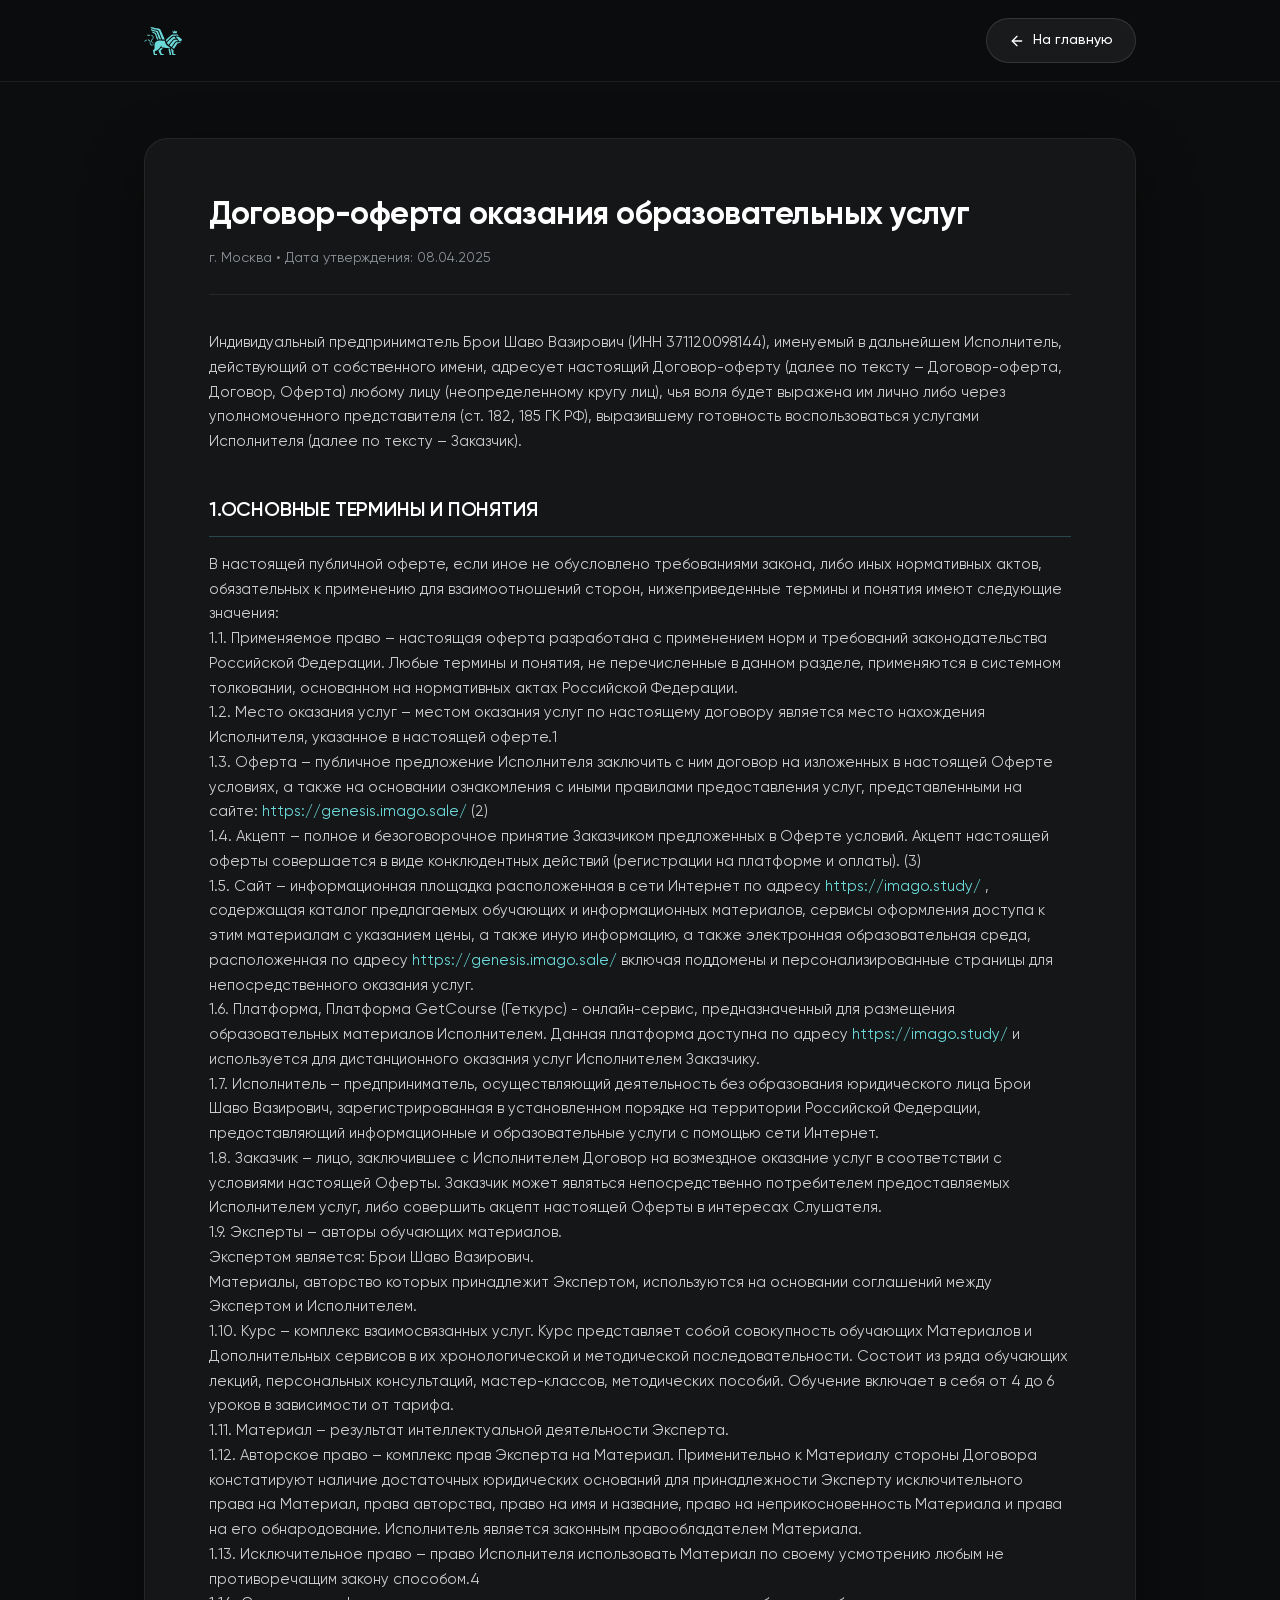
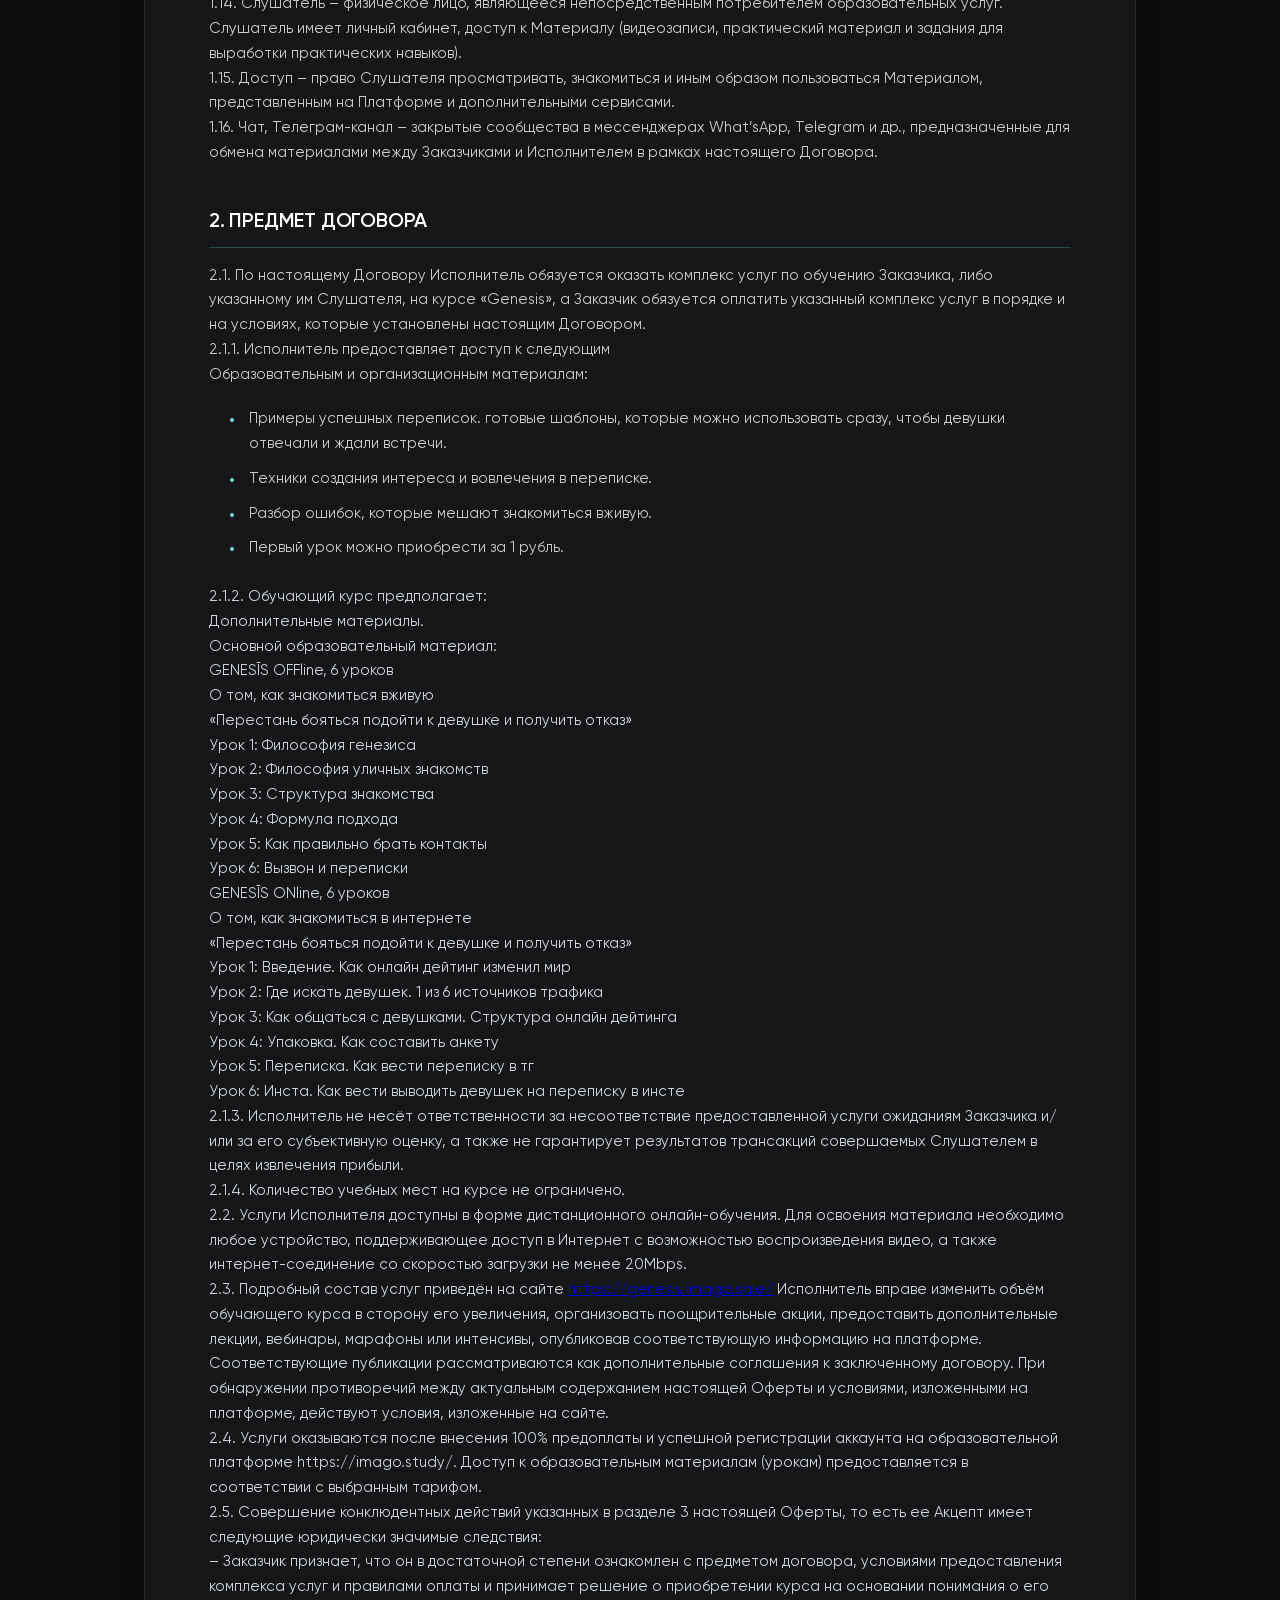
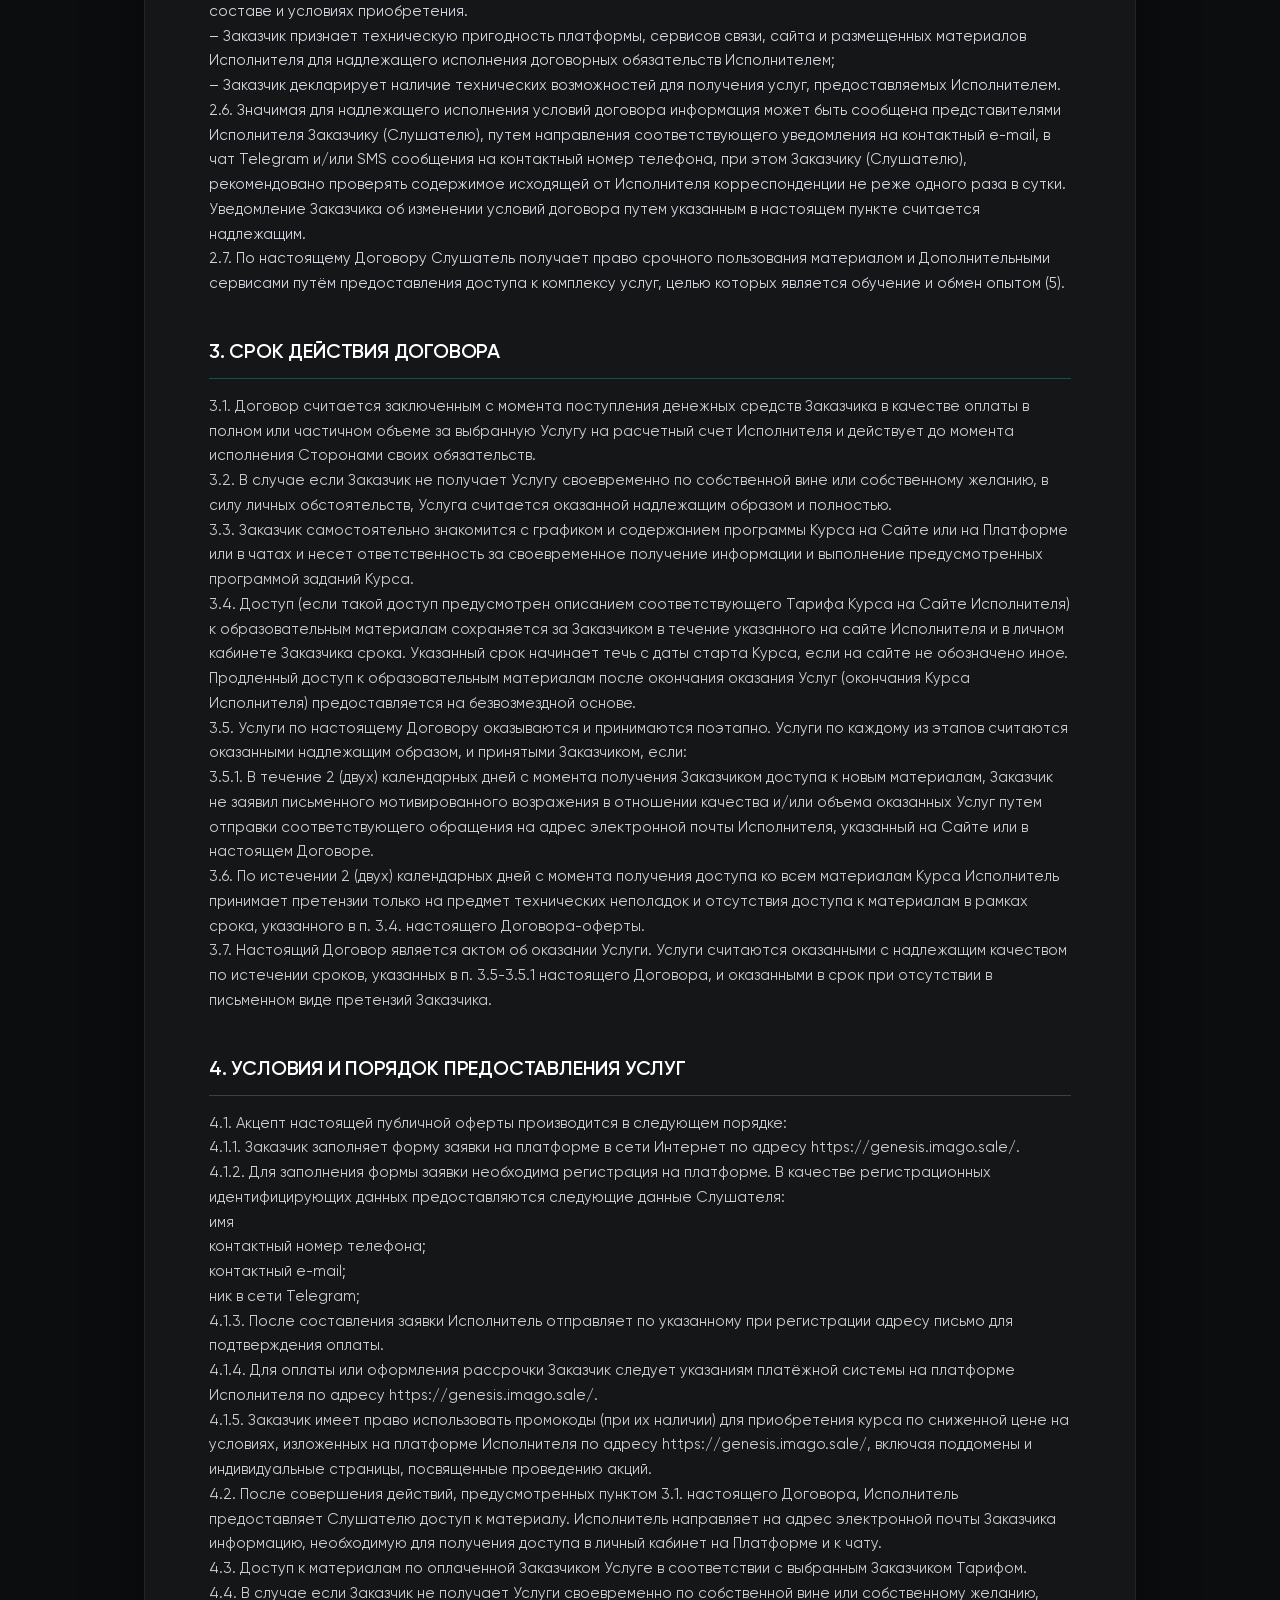
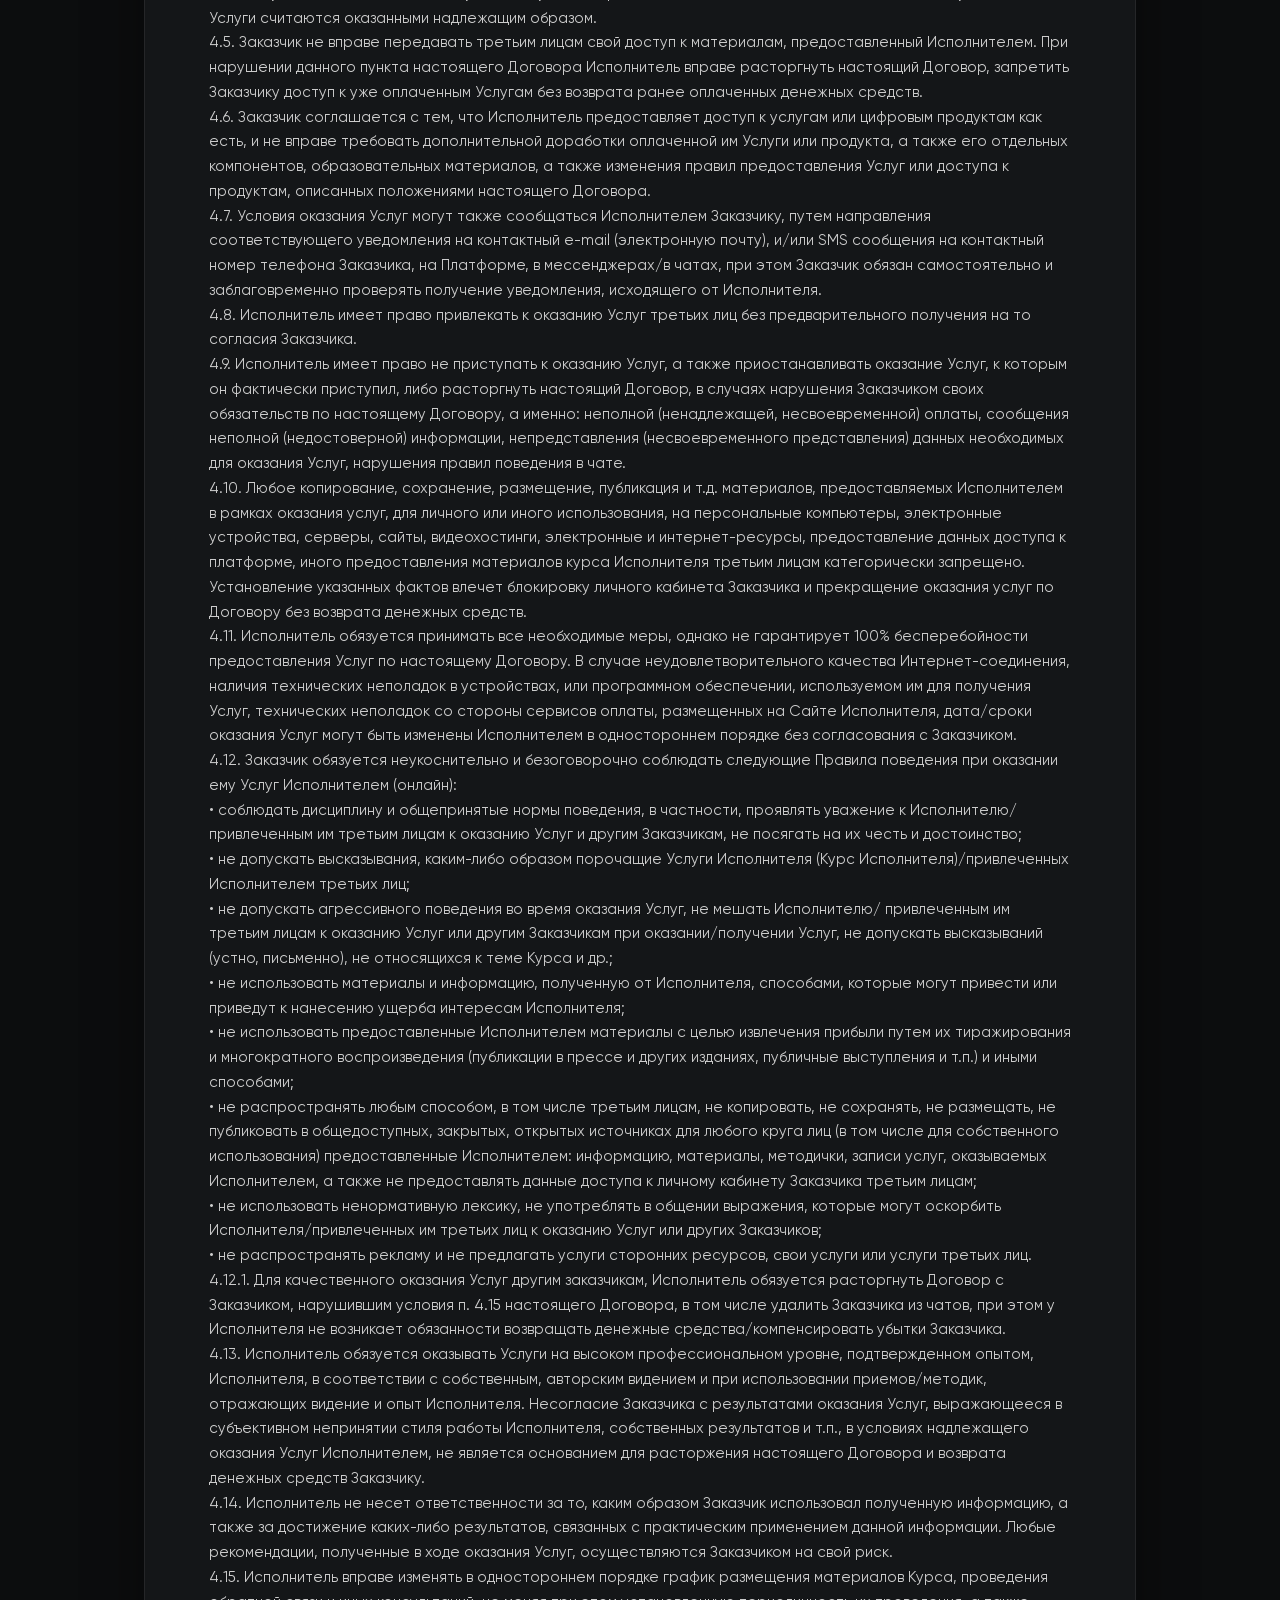
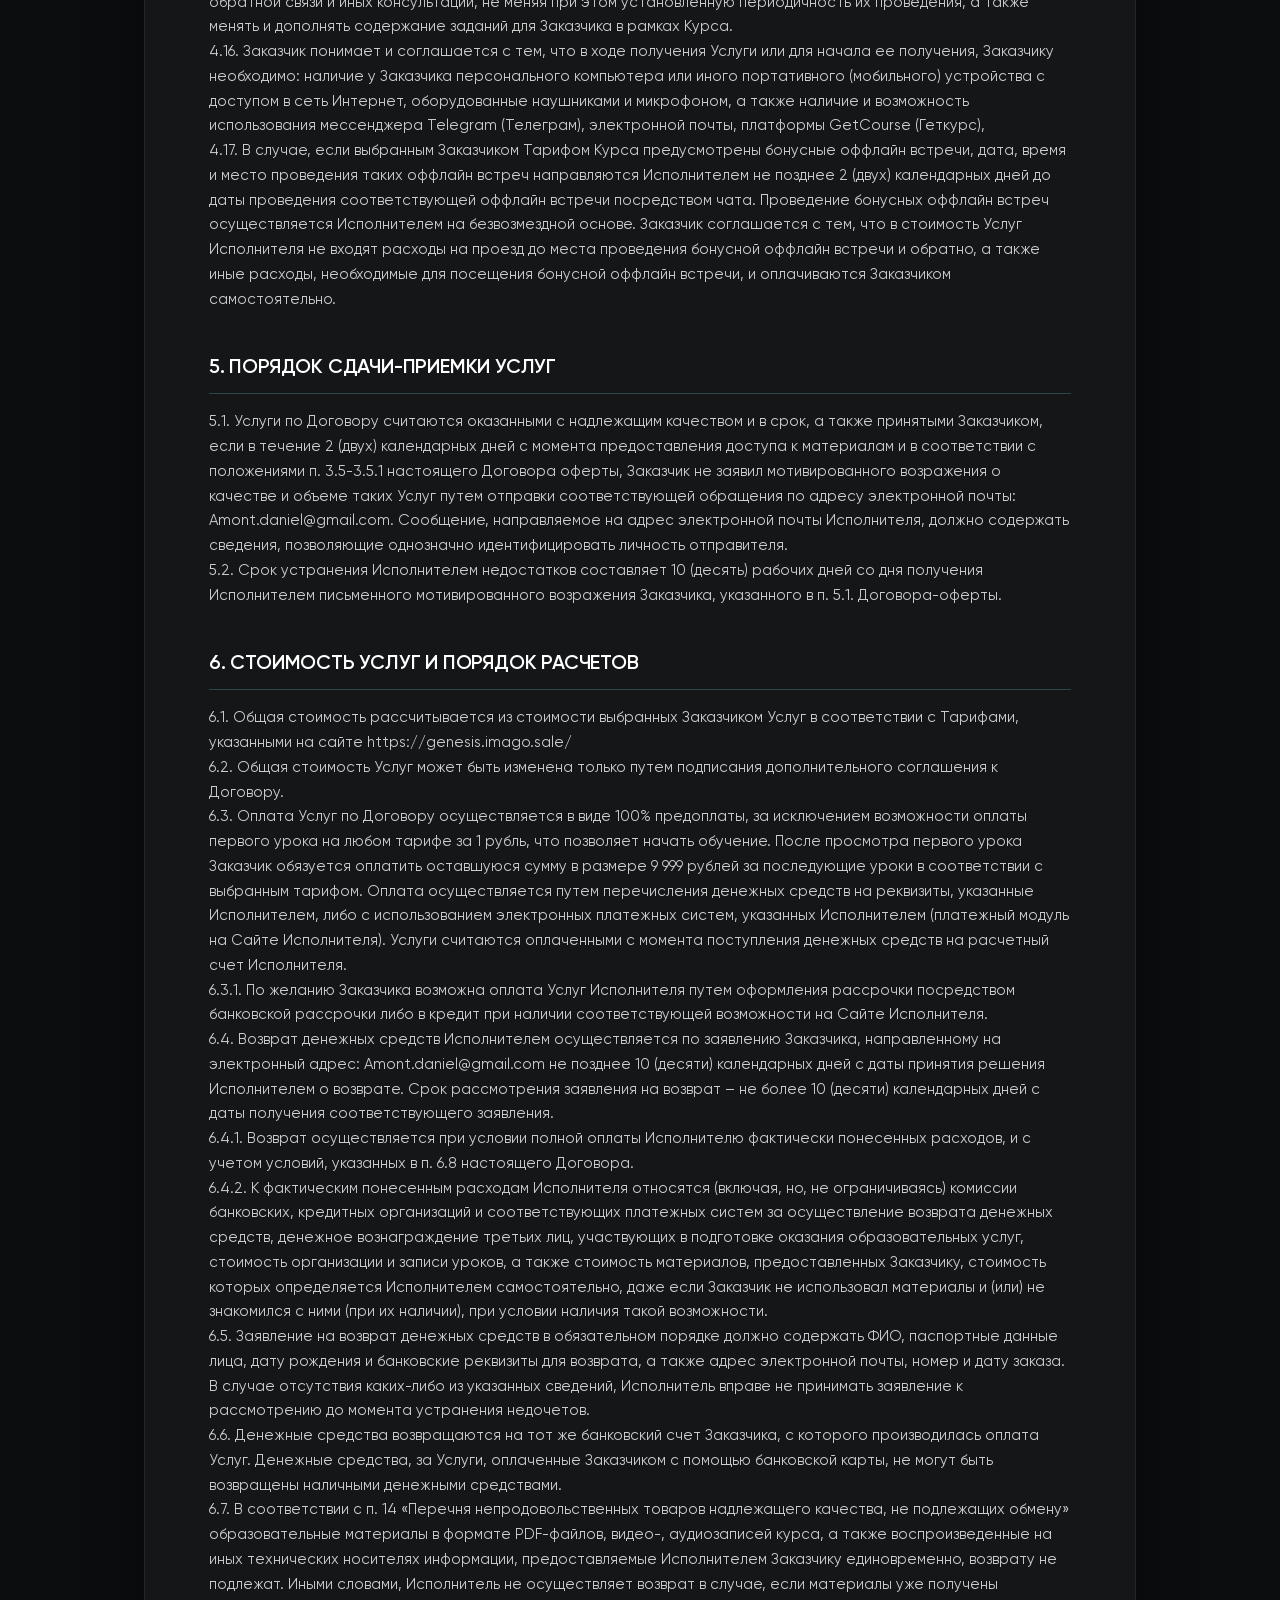
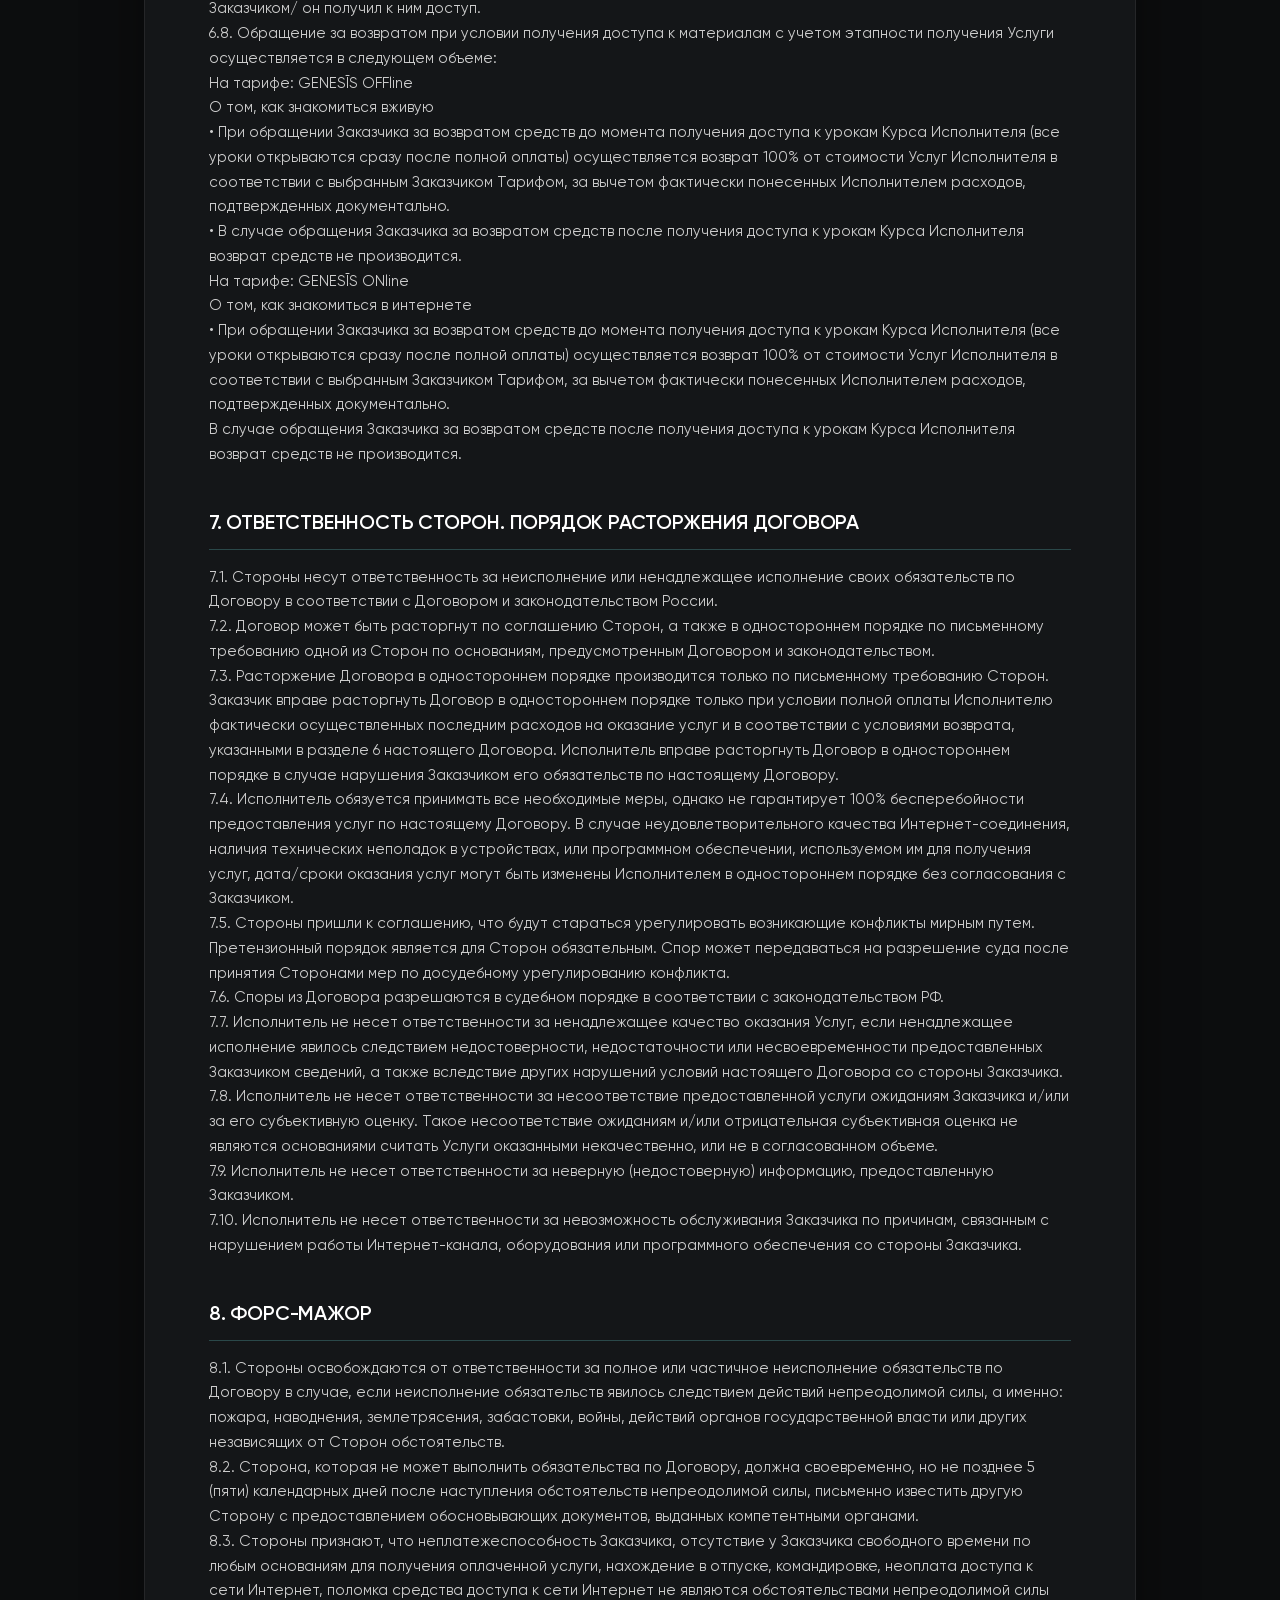
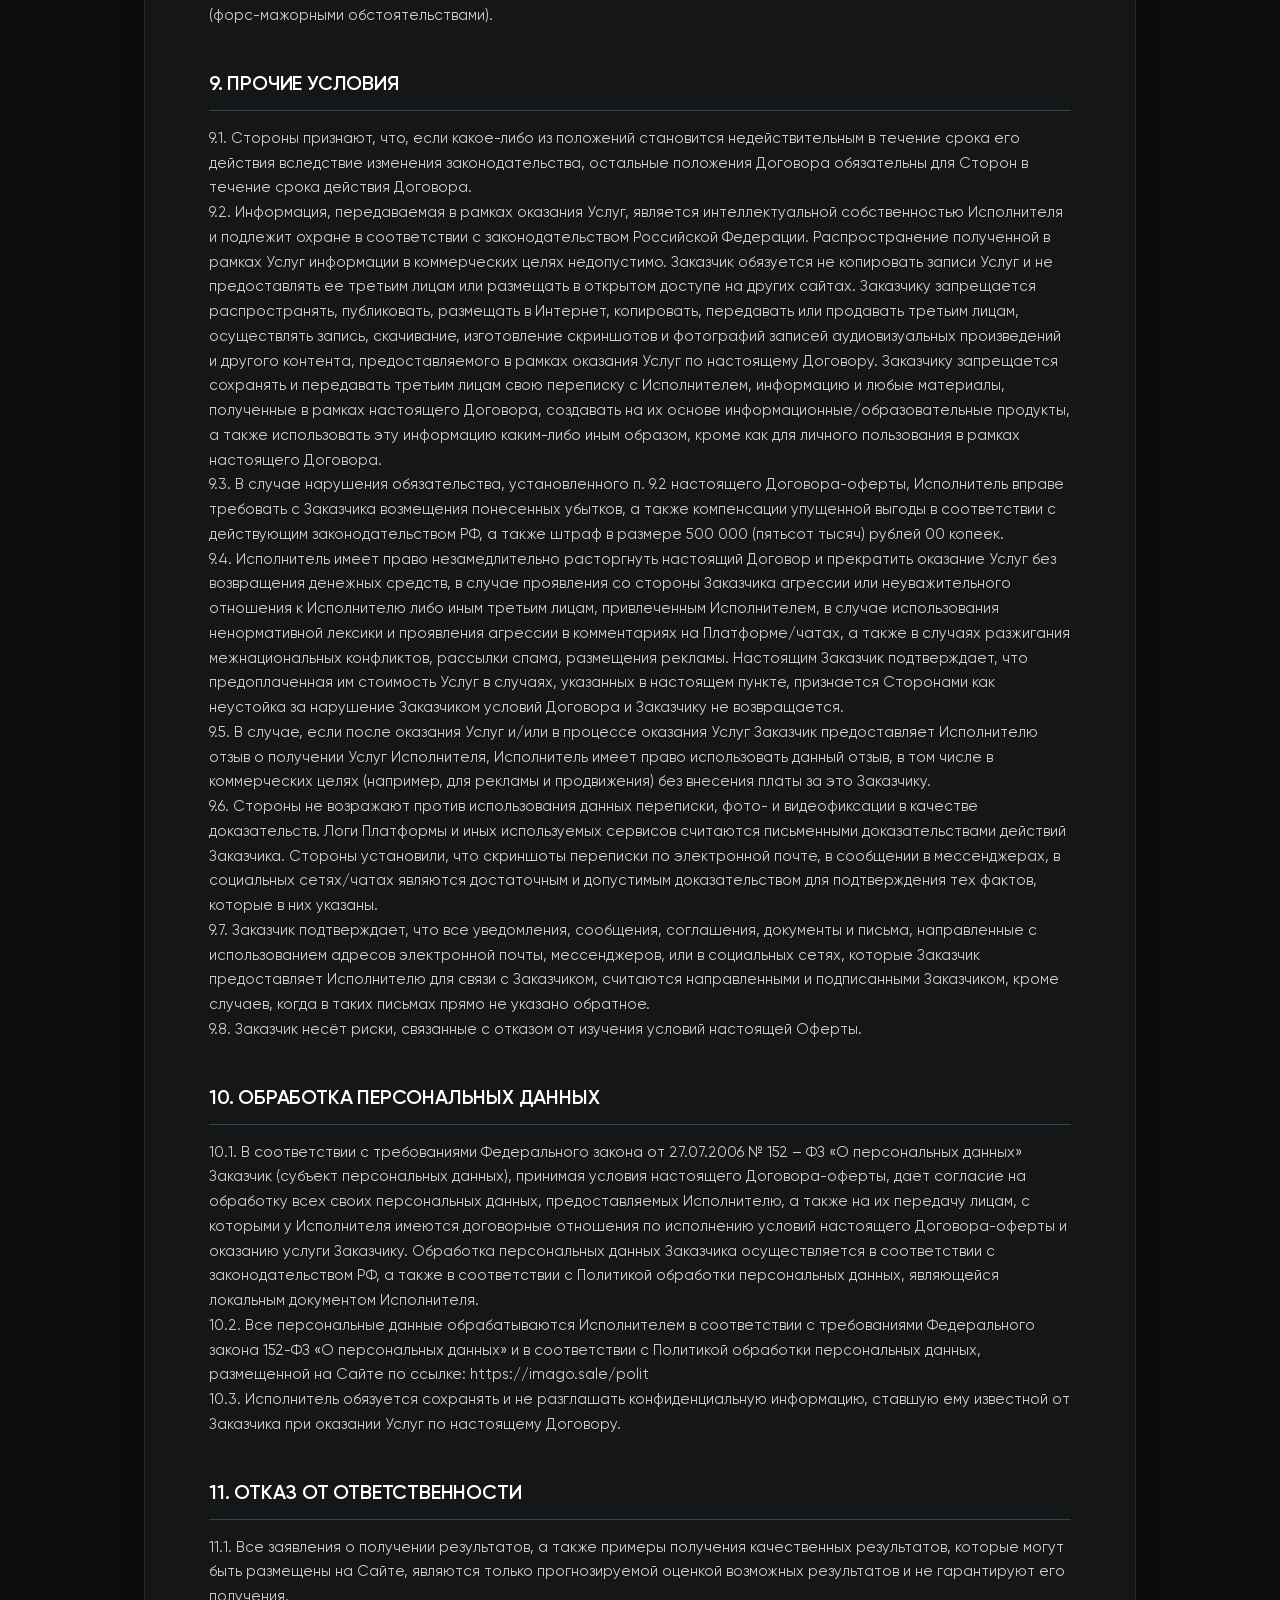
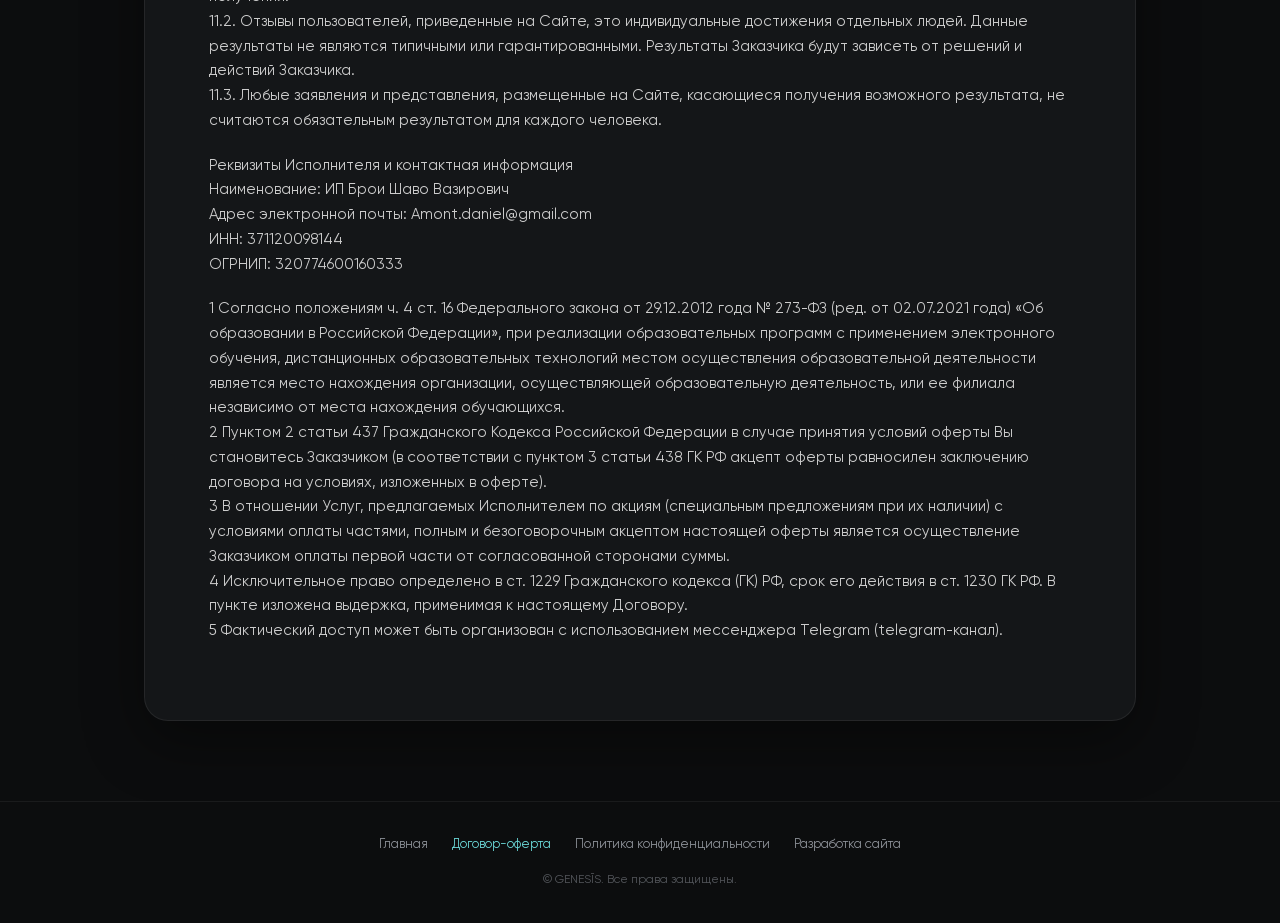
<file: offer/index.html>
<!DOCTYPE html>
<html lang="ru">
<head>
  <meta charset="UTF-8">
  <meta name="viewport" content="width=device-width, initial-scale=1.0, viewport-fit=cover">
  <title>Договор-оферта оказания образовательных услуг — GENESĪS</title>
  <meta name="description" content="Договор-оферта оказания образовательных услуг онлайн-программы GENESĪS.">
  <meta name="theme-color" content="#0C0D0E">
  <link rel="icon" href="../assets/icons/845799d11f4dc45f8d05605190346147d438e769.svg" type="image/svg+xml">
  <link rel="stylesheet" href="../css/legal.css?v=20260830-1">
  <script>
    (function (m, e, t, r, i, k, a) { m[i] = m[i] || function () { (m[i].a = m[i].a || []).push(arguments); }; m[i].l = 1 * new Date(); for (var j = 0; j < document.scripts.length; j++) { if (document.scripts[j].src === r) { return; } } k = e.createElement(t); a = e.getElementsByTagName(t)[0]; k.async = 1; k.src = r; a.parentNode.insertBefore(k, a); })(window, document, 'script', 'https://mc.yandex.ru/metrika/tag.js?id=112283545', 'ym');
    ym(112283545, 'init', { ssr: true, webvisor: true, clickmap: true, ecommerce: 'dataLayer', referrer: document.referrer, url: location.href, accurateTrackBounce: true, trackLinks: true });
  </script>
</head>
<body>
  <noscript><div><img src="https://mc.yandex.ru/watch/112283545" style="position:absolute; left:-9999px;" alt=""></div></noscript>
  <header class="legal-header">
    <div class="legal-header-inner">
      <a href="/" class="legal-logo" aria-label="GENESĪS Главная">
        <img src="../assets/icons/845799d11f4dc45f8d05605190346147d438e769.svg" alt="GENESĪS Logo" width="38" height="28">
      </a>
      <a href="/" class="legal-back-btn">
        <svg width="16" height="16" viewBox="0 0 24 24" fill="none" stroke="currentColor" stroke-width="2" stroke-linecap="round" stroke-linejoin="round">
          <line x1="19" y1="12" x2="5" y2="12"></line>
          <polyline points="12 19 5 12 12 5"></polyline>
        </svg>
        <span>На главную</span>
      </a>
    </div>
  </header>

  <main class="legal-main">
    <div class="legal-card">
      <h1 class="legal-title">Договор-оферта оказания образовательных услуг</h1>
      <div class="legal-meta">г. Москва • Дата утверждения: 08.04.2025</div>
      <div class="legal-content">
        <p class="legal-paragraph">Индивидуальный предприниматель Брои Шаво Вазирович (ИНН 371120098144), именуемый в дальнейшем Исполнитель, действующий от собственного имени, адресует настоящий Договор-оферту (далее по тексту – Договор-оферта, Договор, Оферта) любому лицу (неопределенному кругу лиц), чья воля будет выражена им лично либо через уполномоченного представителя (ст. 182, 185 ГК РФ), выразившему готовность воспользоваться услугами Исполнителя (далее по тексту – Заказчик).</p>
        <h2 class="legal-heading">1.ОСНОВНЫЕ ТЕРМИНЫ И ПОНЯТИЯ</h2>
        <p class="legal-paragraph">В настоящей публичной оферте, если иное не обусловлено требованиями закона, либо иных нормативных актов, обязательных к применению для взаимоотношений сторон, нижеприведенные термины и понятия имеют следующие значения:<br>1.1. Применяемое право – настоящая оферта разработана с применением норм и требований законодательства Российской Федерации. Любые термины и понятия, не перечисленные в данном разделе, применяются в системном толковании, основанном на нормативных актах Российской Федерации.<br>1.2. Место оказания услуг – местом оказания услуг по настоящему договору является место нахождения Исполнителя, указанное в настоящей оферте.1<br>1.3. Оферта – публичное предложение Исполнителя заключить с ним договор на изложенных в настоящей Оферте условиях, а также на основании ознакомления с иными правилами предоставления услуг, представленными на сайте: <a href="https://genesis.imago.sale/">https://genesis.imago.sale/</a> (2)<br>1.4. Акцепт – полное и безоговорочное принятие Заказчиком предложенных в Оферте условий. Акцепт настоящей оферты совершается в виде конклюдентных действий (регистрации на платформе и оплаты). (3)<br>1.5. Сайт – информационная площадка расположенная в сети Интернет по адресу <a href="https://imago.study/">https://imago.study/</a> , содержащая каталог предлагаемых обучающих и информационных материалов, сервисы оформления доступа к этим материалам с указанием цены, а также иную информацию, а также электронная образовательная среда, расположенная по адресу <a href="https://genesis.imago.sale/">https://genesis.imago.sale/</a> включая поддомены и персонализированные страницы для непосредственного оказания услуг.<br>1.6. Платформа, Платформа GetCourse (Геткурс) - онлайн-сервис, предназначенный для размещения образовательных материалов Исполнителем. Данная платформа доступна по адресу <a href="https://imago.study/">https://imago.study/</a> и используется для дистанционного оказания услуг Исполнителем Заказчику.<br>1.7. Исполнитель – предприниматель, осуществляющий деятельность без образования юридического лица Брои Шаво Вазирович, зарегистрированная в установленном порядке на территории Российской Федерации, предоставляющий информационные и образовательные услуги с помощью сети Интернет.<br>1.8. Заказчик – лицо, заключившее с Исполнителем Договор на возмездное оказание услуг в соответствии с условиями настоящей Оферты. Заказчик может являться непосредственно потребителем предоставляемых Исполнителем услуг, либо совершить акцепт настоящей Оферты в интересах Слушателя.<br>1.9. Эксперты – авторы обучающих материалов.<br>Экспертом является: Брои Шаво Вазирович.<br>Материалы, авторство которых принадлежит Экспертом, используются на основании соглашений между Экспертом и Исполнителем.<br>1.10. Курс – комплекс взаимосвязанных услуг. Курс представляет собой совокупность обучающих Материалов и Дополнительных сервисов в их хронологической и методической последовательности. Состоит из ряда обучающих лекций, персональных консультаций, мастер-классов, методических пособий. Обучение включает в себя от 4 до 6 уроков в зависимости от тарифа.<br>1.11. Материал – результат интеллектуальной деятельности Эксперта.<br>1.12. Авторское право – комплекс прав Эксперта на Материал. Применительно к Материалу стороны Договора констатируют наличие достаточных юридических оснований для принадлежности Эксперту исключительного права на Материал, права авторства, право на имя и название, право на неприкосновенность Материала и права на его обнародование. Исполнитель является законным правообладателем Материала.<br>1.13. Исключительное право – право Исполнителя использовать Материал по своему усмотрению любым не противоречащим закону способом.4<br>1.14. Слушатель – физическое лицо, являющееся непосредственным потребителем образовательных услуг. Слушатель имеет личный кабинет, доступ к Материалу (видеозаписи, практический материал и задания для выработки практических навыков).<br>1.15. Доступ – право Слушателя просматривать, знакомиться и иным образом пользоваться Материалом, представленным на Платформе и дополнительными сервисами.<br>1.16. Чат, Телеграм-канал – закрытые сообщества в мессенджерах What’sАpp, Telegram и др., предназначенные для обмена материалами между Заказчиками и Исполнителем в рамках настоящего Договора.</p>
        <h2 class="legal-heading">2. ПРЕДМЕТ ДОГОВОРА</h2>
        <p class="legal-paragraph">2.1. По настоящему Договору Исполнитель обязуется оказать комплекс услуг по обучению Заказчика, либо указанному им Слушателя, на курсе «Genesis», а Заказчик обязуется оплатить указанный комплекс услуг в порядке и на условиях, которые установлены настоящим Договором.<br>2.1.1. Исполнитель предоставляет доступ к следующим<br>Образовательным и организационным материалам:<br><ul><li data-list="bullet">Примеры успешных переписок. готовые шаблоны, которые можно использовать сразу, чтобы девушки отвечали и ждали встречи.</li><li data-list="bullet">Техники создания интереса и вовлечения в переписке.</li><li data-list="bullet">Разбор ошибок, которые мешают знакомиться вживую.</li><li data-list="bullet">Первый урок можно приобрести за 1 рубль.</li></ul>2.1.2. Обучающий курс предполагает:<br>Дополнительные материалы.<br>Основной образовательный материал:<br>GENESĪS OFFline, 6 уроков<br>О том, как знакомиться вживую<br>«Перестань бояться подойти к девушке и получить отказ»<br>Урок 1: Философия генезиса<br>Урок 2: Философия уличных знакомств<br>Урок 3: Структура знакомства<br>Урок 4: Формула подхода<br>Урок 5: Как правильно брать контакты<br>Урок 6: Вызвон и переписки<br>GENESĪS ONline, 6 уроков<br>О том, как знакомиться в интернете<br>«Перестань бояться подойти к девушке и получить отказ»<br>Урок 1: Введение. Как онлайн дейтинг изменил мир<br>Урок 2: Где искать девушек. 1 из 6 источников трафика<br>Урок 3: Как общаться с девушками. Структура онлайн дейтинга<br>Урок 4: Упаковка. Как составить анкету<br>Урок 5: Переписка. Как вести переписку в тг<br>Урок 6: Инста. Как вести выводить девушек на переписку в инсте<br>2.1.3. Исполнитель не несёт ответственности за несоответствие предоставленной услуги ожиданиям Заказчика и/или за его субъективную оценку, а также не гарантирует результатов трансакций совершаемых Слушателем в целях извлечения прибыли.<br>2.1.4. Количество учебных мест на курсе не ограничено.<br>2.2. Услуги Исполнителя доступны в форме дистанционного онлайн-обучения. Для освоения материала необходимо любое устройство, поддерживающее доступ в Интернет с возможностью воспроизведения видео, а также интернет-соединение со скоростью загрузки не менее 20Mbps.<br>2.3. Подробный состав услуг приведён на сайте <a href="https://genesis.imago.sale/">https://genesis.imago.sale/</a> Исполнитель вправе изменить объём обучающего курса в сторону его увеличения, организовать поощрительные акции, предоставить дополнительные лекции, вебинары, марафоны или интенсивы, опубликовав соответствующую информацию на платформе. Соответствующие публикации рассматриваются как дополнительные соглашения к заключенному договору. При обнаружении противоречий между актуальным содержанием настоящей Оферты и условиями, изложенными на платформе, действуют условия, изложенные на сайте.<br>2.4. Услуги оказываются после внесения 100% предоплаты и успешной регистрации аккаунта на образовательной платформе https://imago.study/. Доступ к образовательным материалам (урокам) предоставляется в соответствии с выбранным тарифом.<br>2.5. Совершение конклюдентных действий указанных в разделе 3 настоящей Оферты, то есть ее Акцепт имеет следующие юридически значимые следствия:<br>– Заказчик признает, что он в достаточной степени ознакомлен с предметом договора, условиями предоставления комплекса услуг и правилами оплаты и принимает решение о приобретении курса на основании понимания о его составе и условиях приобретения.<br>– Заказчик признает техническую пригодность платформы, сервисов связи, сайта и размещенных материалов Исполнителя для надлежащего исполнения договорных обязательств Исполнителем;<br>– Заказчик декларирует наличие технических возможностей для получения услуг, предоставляемых Исполнителем.<br>2.6. Значимая для надлежащего исполнения условий договора информация может быть сообщена представителями Исполнителя Заказчику (Слушателю), путем направления соответствующего уведомления на контактный e-mail, в чат Telegram и/или SMS сообщения на контактный номер телефона, при этом Заказчику (Слушателю), рекомендовано проверять содержимое исходящей от Исполнителя корреспонденции не реже одного раза в сутки. Уведомление Заказчика об изменении условий договора путем указанным в настоящем пункте считается надлежащим.<br>2.7. По настоящему Договору Слушатель получает право срочного пользования материалом и Дополнительными сервисами путём предоставления доступа к комплексу услуг, целью которых является обучение и обмен опытом (5).</p>
        <h2 class="legal-heading">3. СРОК ДЕЙСТВИЯ ДОГОВОРА</h2>
        <p class="legal-paragraph">3.1. Договор считается заключенным с момента поступления денежных средств Заказчика в качестве оплаты в полном или частичном объеме за выбранную Услугу на расчетный счет Исполнителя и действует до момента исполнения Сторонами своих обязательств.<br>3.2. В случае если Заказчик не получает Услугу своевременно по собственной вине или собственному желанию, в силу личных обстоятельств, Услуга считается оказанной надлежащим образом и полностью.<br>3.3. Заказчик самостоятельно знакомится с графиком и содержанием программы Курса на Сайте или на Платформе или в чатах и несет ответственность за своевременное получение информации и выполнение предусмотренных программой заданий Курса.<br>3.4. Доступ (если такой доступ предусмотрен описанием соответствующего Тарифа Курса на Сайте Исполнителя) к образовательным материалам сохраняется за Заказчиком в течение указанного на сайте Исполнителя и в личном кабинете Заказчика срока. Указанный срок начинает течь с даты старта Курса, если на сайте не обозначено иное. Продленный доступ к образовательным материалам после окончания оказания Услуг (окончания Курса Исполнителя) предоставляется на безвозмездной основе.<br>3.5. Услуги по настоящему Договору оказываются и принимаются поэтапно. Услуги по каждому из этапов считаются оказанными надлежащим образом, и принятыми Заказчиком, если:<br>3.5.1. В течение 2 (двух) календарных дней с момента получения Заказчиком доступа к новым материалам, Заказчик не заявил письменного мотивированного возражения в отношении качества и/или объема оказанных Услуг путем отправки соответствующего обращения на адрес электронной почты Исполнителя, указанный на Сайте или в настоящем Договоре.<br>3.6. По истечении 2 (двух) календарных дней с момента получения доступа ко всем материалам Курса Исполнитель принимает претензии только на предмет технических неполадок и отсутствия доступа к материалам в рамках срока, указанного в п. 3.4. настоящего Договора-оферты.<br>3.7. Настоящий Договор является актом об оказании Услуги. Услуги считаются оказанными с надлежащим качеством по истечении сроков, указанных в п. 3.5-3.5.1 настоящего Договора, и оказанными в срок при отсутствии в письменном виде претензий Заказчика.</p>
        <h2 class="legal-heading">4. УСЛОВИЯ И ПОРЯДОК ПРЕДОСТАВЛЕНИЯ УСЛУГ</h2>
        <p class="legal-paragraph">4.1. Акцепт настоящей публичной оферты производится в следующем порядке:<br>4.1.1. Заказчик заполняет форму заявки на платформе в сети Интернет по адресу https://genesis.imago.sale/.<br>4.1.2. Для заполнения формы заявки необходима регистрация на платформе. В качестве регистрационных идентифицирующих данных предоставляются следующие данные Слушателя:<br>имя<br>контактный номер телефона;<br>контактный e-mail;<br>ник в сети Telegram;<br>4.1.3. После составления заявки Исполнитель отправляет по указанному при регистрации адресу письмо для подтверждения оплаты.<br>4.1.4. Для оплаты или оформления рассрочки Заказчик следует указаниям платёжной системы на платформе Исполнителя по адресу https://genesis.imago.sale/.<br>4.1.5. Заказчик имеет право использовать промокоды (при их наличии) для приобретения курса по сниженной цене на условиях, изложенных на платформе Исполнителя по адресу https://genesis.imago.sale/, включая поддомены и индивидуальные страницы, посвященные проведению акций.<br>4.2. После совершения действий, предусмотренных пунктом 3.1. настоящего Договора, Исполнитель предоставляет Слушателю доступ к материалу. Исполнитель направляет на адрес электронной почты Заказчика информацию, необходимую для получения доступа в личный кабинет на Платформе и к чату.<br>4.3. Доступ к материалам по оплаченной Заказчиком Услуге в соответствии с выбранным Заказчиком Тарифом.<br>4.4. В случае если Заказчик не получает Услуги своевременно по собственной вине или собственному желанию, Услуги считаются оказанными надлежащим образом.<br>4.5. Заказчик не вправе передавать третьим лицам свой доступ к материалам, предоставленный Исполнителем. При нарушении данного пункта настоящего Договора Исполнитель вправе расторгнуть настоящий Договор, запретить Заказчику доступ к уже оплаченным Услугам без возврата ранее оплаченных денежных средств.<br>4.6. Заказчик соглашается с тем, что Исполнитель предоставляет доступ к услугам или цифровым продуктам как есть, и не вправе требовать дополнительной доработки оплаченной им Услуги или продукта, а также его отдельных компонентов, образовательных материалов, а также изменения правил предоставления Услуг или доступа к продуктам, описанных положениями настоящего Договора.<br>4.7. Условия оказания Услуг могут также сообщаться Исполнителем Заказчику, путем направления соответствующего уведомления на контактный е-mail (электронную почту), и/или SMS сообщения на контактный номер телефона Заказчика, на Платформе, в мессенджерах/в чатах, при этом Заказчик обязан самостоятельно и заблаговременно проверять получение уведомления, исходящего от Исполнителя.<br>4.8. Исполнитель имеет право привлекать к оказанию Услуг третьих лиц без предварительного получения на то согласия Заказчика.<br>4.9. Исполнитель имеет право не приступать к оказанию Услуг, а также приостанавливать оказание Услуг, к которым он фактически приступил, либо расторгнуть настоящий Договор, в случаях нарушения Заказчиком своих обязательств по настоящему Договору, а именно: неполной (ненадлежащей, несвоевременной) оплаты, сообщения неполной (недостоверной) информации, непредставления (несвоевременного представления) данных необходимых для оказания Услуг, нарушения правил поведения в чате.<br>4.10. Любое копирование, сохранение, размещение, публикация и т.д. материалов, предоставляемых Исполнителем в рамках оказания услуг, для личного или иного использования, на персональные компьютеры, электронные устройства, серверы, сайты, видеохостинги, электронные и интернет-ресурсы, предоставление данных доступа к платформе, иного предоставления материалов курса Исполнителя третьим лицам категорически запрещено. Установление указанных фактов влечет блокировку личного кабинета Заказчика и прекращение оказания услуг по Договору без возврата денежных средств.<br>4.11. Исполнитель обязуется принимать все необходимые меры, однако не гарантирует 100% бесперебойности предоставления Услуг по настоящему Договору. В случае неудовлетворительного качества Интернет-соединения, наличия технических неполадок в устройствах, или программном обеспечении, используемом им для получения Услуг, технических неполадок со стороны сервисов оплаты, размещенных на Сайте Исполнителя, дата/сроки оказания Услуг могут быть изменены Исполнителем в одностороннем порядке без согласования с Заказчиком.<br>4.12. Заказчик обязуется неукоснительно и безоговорочно соблюдать следующие Правила поведения при оказании ему Услуг Исполнителем (онлайн):<br>• соблюдать дисциплину и общепринятые нормы поведения, в частности, проявлять уважение к Исполнителю/привлеченным им третьим лицам к оказанию Услуг и другим Заказчикам, не посягать на их честь и достоинство;<br>• не допускать высказывания, каким-либо образом порочащие Услуги Исполнителя (Курс Исполнителя)/привлеченных Исполнителем третьих лиц;<br>• не допускать агрессивного поведения во время оказания Услуг, не мешать Исполнителю/ привлеченным им третьим лицам к оказанию Услуг или другим Заказчикам при оказании/получении Услуг, не допускать высказываний (устно, письменно), не относящихся к теме Курса и др.;<br>• не использовать материалы и информацию, полученную от Исполнителя, способами, которые могут привести или приведут к нанесению ущерба интересам Исполнителя;<br>• не использовать предоставленные Исполнителем материалы с целью извлечения прибыли путем их тиражирования и многократного воспроизведения (публикации в прессе и других изданиях, публичные выступления и т.п.) и иными способами;<br>• не распространять любым способом, в том числе третьим лицам, не копировать, не сохранять, не размещать, не публиковать в общедоступных, закрытых, открытых источниках для любого круга лиц (в том числе для собственного использования) предоставленные Исполнителем: информацию, материалы, методички, записи услуг, оказываемых Исполнителем, а также не предоставлять данные доступа к личному кабинету Заказчика третьим лицам;<br>• не использовать ненормативную лексику, не употреблять в общении выражения, которые могут оскорбить Исполнителя/привлеченных им третьих лиц к оказанию Услуг или других Заказчиков;<br>• не распространять рекламу и не предлагать услуги сторонних ресурсов, свои услуги или услуги третьих лиц.<br>4.12.1. Для качественного оказания Услуг другим заказчикам, Исполнитель обязуется расторгнуть Договор с Заказчиком, нарушившим условия п. 4.15 настоящего Договора, в том числе удалить Заказчика из чатов, при этом у Исполнителя не возникает обязанности возвращать денежные средства/компенсировать убытки Заказчика.<br>4.13. Исполнитель обязуется оказывать Услуги на высоком профессиональном уровне, подтвержденном опытом, Исполнителя, в соответствии с собственным, авторским видением и при использовании приемов/методик, отражающих видение и опыт Исполнителя. Несогласие Заказчика с результатами оказания Услуг, выражающееся в субъективном непринятии стиля работы Исполнителя, собственных результатов и т.п., в условиях надлежащего оказания Услуг Исполнителем, не является основанием для расторжения настоящего Договора и возврата денежных средств Заказчику.<br>4.14. Исполнитель не несет ответственности за то, каким образом Заказчик использовал полученную информацию, а также за достижение каких-либо результатов, связанных с практическим применением данной информации. Любые рекомендации, полученные в ходе оказания Услуг, осуществляются Заказчиком на свой риск.<br>4.15. Исполнитель вправе изменять в одностороннем порядке график размещения материалов Курса, проведения обратной связи и иных консультаций, не меняя при этом установленную периодичность их проведения, а также менять и дополнять содержание заданий для Заказчика в рамках Курса.<br>4.16. Заказчик понимает и соглашается с тем, что в ходе получения Услуги или для начала ее получения, Заказчику необходимо: наличие у Заказчика персонального компьютера или иного портативного (мобильного) устройства с доступом в сеть Интернет, оборудованные наушниками и микрофоном, а также наличие и возможность использования мессенджера Telegram (Телеграм), электронной почты, платформы GetCourse (Геткурс),<br>4.17. В случае, если выбранным Заказчиком Тарифом Курса предусмотрены бонусные оффлайн встречи, дата, время и место проведения таких оффлайн встреч направляются Исполнителем не позднее 2 (двух) календарных дней до даты проведения соответствующей оффлайн встречи посредством чата. Проведение бонусных оффлайн встреч осуществляется Исполнителем на безвозмездной основе. Заказчик соглашается с тем, что в стоимость Услуг Исполнителя не входят расходы на проезд до места проведения бонусной оффлайн встречи и обратно, а также иные расходы, необходимые для посещения бонусной оффлайн встречи, и оплачиваются Заказчиком самостоятельно.</p>
        <h2 class="legal-heading">5. ПОРЯДОК СДАЧИ-ПРИЕМКИ УСЛУГ</h2>
        <p class="legal-paragraph">5.1. Услуги по Договору считаются оказанными с надлежащим качеством и в срок, а также принятыми Заказчиком, если в течение 2 (двух) календарных дней с момента предоставления доступа к материалам и в соответствии с положениями п. 3.5-3.5.1 настоящего Договора оферты, Заказчик не заявил мотивированного возражения о качестве и объеме таких Услуг путем отправки соответствующей обращения по адресу электронной почты: Amont.daniel@gmail.com. Сообщение, направляемое на адрес электронной почты Исполнителя, должно содержать сведения, позволяющие однозначно идентифицировать личность отправителя.<br>5.2. Срок устранения Исполнителем недостатков составляет 10 (десять) рабочих дней со дня получения Исполнителем письменного мотивированного возражения Заказчика, указанного в п. 5.1. Договора-оферты.</p>
        <h2 class="legal-heading">6. СТОИМОСТЬ УСЛУГ И ПОРЯДОК РАСЧЕТОВ</h2>
        <p class="legal-paragraph">6.1. Общая стоимость рассчитывается из стоимости выбранных Заказчиком Услуг в соответствии с Тарифами, указанными на сайте https://genesis.imago.sale/<br>6.2. Общая стоимость Услуг может быть изменена только путем подписания дополнительного соглашения к Договору.<br>6.3. Оплата Услуг по Договору осуществляется в виде 100% предоплаты, за исключением возможности оплаты первого урока на любом тарифе за 1 рубль, что позволяет начать обучение. После просмотра первого урока Заказчик обязуется оплатить оставшуюся сумму в размере 9 999 рублей за последующие уроки в соответствии с выбранным тарифом. Оплата осуществляется путем перечисления денежных средств на реквизиты, указанные Исполнителем, либо с использованием электронных платежных систем, указанных Исполнителем (платежный модуль на Сайте Исполнителя). Услуги считаются оплаченными с момента поступления денежных средств на расчетный счет Исполнителя.<br>6.3.1. По желанию Заказчика возможна оплата Услуг Исполнителя путем оформления рассрочки посредством банковской рассрочки либо в кредит при наличии соответствующей возможности на Сайте Исполнителя.<br>6.4. Возврат денежных средств Исполнителем осуществляется по заявлению Заказчика, направленному на электронный адрес: Amont.daniel@gmail.com не позднее 10 (десяти) календарных дней с даты принятия решения Исполнителем о возврате. Срок рассмотрения заявления на возврат – не более 10 (десяти) календарных дней с даты получения соответствующего заявления.<br>6.4.1. Возврат осуществляется при условии полной оплаты Исполнителю фактически понесенных расходов, и с учетом условий, указанных в п. 6.8 настоящего Договора.<br>6.4.2. К фактическим понесенным расходам Исполнителя относятся (включая, но, не ограничиваясь) комиссии банковских, кредитных организаций и соответствующих платежных систем за осуществление возврата денежных средств, денежное вознаграждение третьих лиц, участвующих в подготовке оказания образовательных услуг, стоимость организации и записи уроков, а также стоимость материалов, предоставленных Заказчику, стоимость которых определяется Исполнителем самостоятельно, даже если Заказчик не использовал материалы и (или) не знакомился с ними (при их наличии), при условии наличия такой возможности.<br>6.5. Заявление на возврат денежных средств в обязательном порядке должно содержать ФИО, паспортные данные лица, дату рождения и банковские реквизиты для возврата, а также адрес электронной почты, номер и дату заказа. В случае отсутствия каких-либо из указанных сведений, Исполнитель вправе не принимать заявление к рассмотрению до момента устранения недочетов.<br>6.6. Денежные средства возвращаются на тот же банковский счет Заказчика, с которого производилась оплата Услуг. Денежные средства, за Услуги, оплаченные Заказчиком с помощью банковской карты, не могут быть возвращены наличными денежными средствами.<br>6.7. В соответствии с п. 14 «Перечня непродовольственных товаров надлежащего качества, не подлежащих обмену» образовательные материалы в формате PDF-файлов, видео-, аудиозаписей курса, а также воспроизведенные на иных технических носителях информации, предоставляемые Исполнителем Заказчику единовременно, возврату не подлежат. Иными словами, Исполнитель не осуществляет возврат в случае, если материалы уже получены Заказчиком/ он получил к ним доступ.<br>6.8. Обращение за возвратом при условии получения доступа к материалам с учетом этапности получения Услуги осуществляется в следующем объеме:<br>На тарифе: GENESĪS OFFline<br>О том, как знакомиться вживую<br>• При обращении Заказчика за возвратом средств до момента получения доступа к урокам Курса Исполнителя (все уроки открываются сразу после полной оплаты) осуществляется возврат 100% от стоимости Услуг Исполнителя в соответствии с выбранным Заказчиком Тарифом, за вычетом фактически понесенных Исполнителем расходов, подтвержденных документально.<br>• В случае обращения Заказчика за возвратом средств после получения доступа к урокам Курса Исполнителя возврат средств не производится.<br>На тарифе: GENESĪS ONline<br>О том, как знакомиться в интернете<br>• При обращении Заказчика за возвратом средств до момента получения доступа к урокам Курса Исполнителя (все уроки открываются сразу после полной оплаты) осуществляется возврат 100% от стоимости Услуг Исполнителя в соответствии с выбранным Заказчиком Тарифом, за вычетом фактически понесенных Исполнителем расходов, подтвержденных документально.<br>В случае обращения Заказчика за возвратом средств после получения доступа к урокам Курса Исполнителя возврат средств не производится.</p>
        <h2 class="legal-heading">7. ОТВЕТСТВЕННОСТЬ СТОРОН. ПОРЯДОК РАСТОРЖЕНИЯ ДОГОВОРА</h2>
        <p class="legal-paragraph">7.1. Стороны несут ответственность за неисполнение или ненадлежащее исполнение своих обязательств по Договору в соответствии с Договором и законодательством России.<br>7.2. Договор может быть расторгнут по соглашению Сторон, а также в одностороннем порядке по письменному требованию одной из Сторон по основаниям, предусмотренным Договором и законодательством.<br>7.3. Расторжение Договора в одностороннем порядке производится только по письменному требованию Сторон. Заказчик вправе расторгнуть Договор в одностороннем порядке только при условии полной оплаты Исполнителю фактически осуществленных последним расходов на оказание услуг и в соответствии с условиями возврата, указанными в разделе 6 настоящего Договора. Исполнитель вправе расторгнуть Договор в одностороннем порядке в случае нарушения Заказчиком его обязательств по настоящему Договору.<br>7.4. Исполнитель обязуется принимать все необходимые меры, однако не гарантирует 100% бесперебойности предоставления услуг по настоящему Договору. В случае неудовлетворительного качества Интернет-соединения, наличия технических неполадок в устройствах, или программном обеспечении, используемом им для получения услуг, дата/сроки оказания услуг могут быть изменены Исполнителем в одностороннем порядке без согласования с Заказчиком.<br>7.5. Стороны пришли к соглашению, что будут стараться урегулировать возникающие конфликты мирным путем. Претензионный порядок является для Сторон обязательным. Спор может передаваться на разрешение суда после принятия Сторонами мер по досудебному урегулированию конфликта.<br>7.6. Споры из Договора разрешаются в судебном порядке в соответствии с законодательством РФ.<br>7.7. Исполнитель не несет ответственности за ненадлежащее качество оказания Услуг, если ненадлежащее исполнение явилось следствием недостоверности, недостаточности или несвоевременности предоставленных Заказчиком сведений, а также вследствие других нарушений условий настоящего Договора со стороны Заказчика.<br>7.8. Исполнитель не несет ответственности за несоответствие предоставленной услуги ожиданиям Заказчика и/или за его субъективную оценку. Такое несоответствие ожиданиям и/или отрицательная субъективная оценка не являются основаниями считать Услуги оказанными некачественно, или не в согласованном объеме.<br>7.9. Исполнитель не несет ответственности за неверную (недостоверную) информацию, предоставленную Заказчиком.<br>7.10. Исполнитель не несет ответственности за невозможность обслуживания Заказчика по причинам, связанным с нарушением работы Интернет-канала, оборудования или программного обеспечения со стороны Заказчика.</p>
        <h2 class="legal-heading">8. ФОРС-МАЖОР</h2>
        <p class="legal-paragraph">8.1. Стороны освобождаются от ответственности за полное или частичное неисполнение обязательств по Договору в случае, если неисполнение обязательств явилось следствием действий непреодолимой силы, а именно: пожара, наводнения, землетрясения, забастовки, войны, действий органов государственной власти или других независящих от Сторон обстоятельств.<br>8.2. Сторона, которая не может выполнить обязательства по Договору, должна своевременно, но не позднее 5 (пяти) календарных дней после наступления обстоятельств непреодолимой силы, письменно известить другую Сторону с предоставлением обосновывающих документов, выданных компетентными органами.<br>8.3. Стороны признают, что неплатежеспособность Заказчика, отсутствие у Заказчика свободного времени по любым основаниям для получения оплаченной услуги, нахождение в отпуске, командировке, неоплата доступа к сети Интернет, поломка средства доступа к сети Интернет не являются обстоятельствами непреодолимой силы (форс-мажорными обстоятельствами).</p>
        <h2 class="legal-heading">9. ПРОЧИЕ УСЛОВИЯ</h2>
        <p class="legal-paragraph">9.1. Стороны признают, что, если какое-либо из положений становится недействительным в течение срока его действия вследствие изменения законодательства, остальные положения Договора обязательны для Сторон в течение срока действия Договора.<br>9.2. Информация, передаваемая в рамках оказания Услуг, является интеллектуальной собственностью Исполнителя и подлежит охране в соответствии с законодательством Российской Федерации. Распространение полученной в рамках Услуг информации в коммерческих целях недопустимо. Заказчик обязуется не копировать записи Услуг и не предоставлять ее третьим лицам или размещать в открытом доступе на других сайтах. Заказчику запрещается распространять, публиковать, размещать в Интернет, копировать, передавать или продавать третьим лицам, осуществлять запись, скачивание, изготовление скриншотов и фотографий записей аудиовизуальных произведений и другого контента, предоставляемого в рамках оказания Услуг по настоящему Договору. Заказчику запрещается сохранять и передавать третьим лицам свою переписку с Исполнителем, информацию и любые материалы, полученные в рамках настоящего Договора, создавать на их основе информационные/образовательные продукты, а также использовать эту информацию каким-либо иным образом, кроме как для личного пользования в рамках настоящего Договора.<br>9.3. В случае нарушения обязательства, установленного п. 9.2 настоящего Договора-оферты, Исполнитель вправе требовать с Заказчика возмещения понесенных убытков, а также компенсации упущенной выгоды в соответствии с действующим законодательством РФ, а также штраф в размере 500 000 (пятьсот тысяч) рублей 00 копеек.<br>9.4. Исполнитель имеет право незамедлительно расторгнуть настоящий Договор и прекратить оказание Услуг без возвращения денежных средств, в случае проявления со стороны Заказчика агрессии или неуважительного отношения к Исполнителю либо иным третьим лицам, привлеченным Исполнителем, в случае использования ненормативной лексики и проявления агрессии в комментариях на Платформе/чатах, а также в случаях разжигания межнациональных конфликтов, рассылки спама, размещения рекламы. Настоящим Заказчик подтверждает, что предоплаченная им стоимость Услуг в случаях, указанных в настоящем пункте, признается Сторонами как неустойка за нарушение Заказчиком условий Договора и Заказчику не возвращается.<br>9.5. В случае, если после оказания Услуг и/или в процессе оказания Услуг Заказчик предоставляет Исполнителю отзыв о получении Услуг Исполнителя, Исполнитель имеет право использовать данный отзыв, в том числе в коммерческих целях (например, для рекламы и продвижения) без внесения платы за это Заказчику.<br>9.6. Стороны не возражают против использования данных переписки, фото- и видеофиксации в качестве доказательств. Логи Платформы и иных используемых сервисов считаются письменными доказательствами действий Заказчика. Стороны установили, что скриншоты переписки по электронной почте, в сообщении в мессенджерах, в социальных сетях/чатах являются достаточным и допустимым доказательством для подтверждения тех фактов, которые в них указаны.<br>9.7. Заказчик подтверждает, что все уведомления, сообщения, соглашения, документы и письма, направленные с использованием адресов электронной почты, мессенджеров, или в социальных сетях, которые Заказчик предоставляет Исполнителю для связи с Заказчиком, считаются направленными и подписанными Заказчиком, кроме случаев, когда в таких письмах прямо не указано обратное.<br>9.8. Заказчик несёт риски, связанные с отказом от изучения условий настоящей Оферты.</p>
        <h2 class="legal-heading">10. ОБРАБОТКА ПЕРСОНАЛЬНЫХ ДАННЫХ</h2>
        <p class="legal-paragraph">10.1. В соответствии с требованиями Федерального закона от 27.07.2006 № 152 – ФЗ «О персональных данных» Заказчик (субъект персональных данных), принимая условия настоящего Договора-оферты, дает согласие на обработку всех своих персональных данных, предоставляемых Исполнителю, а также на их передачу лицам, с которыми у Исполнителя имеются договорные отношения по исполнению условий настоящего Договора-оферты и оказанию услуги Заказчику. Обработка персональных данных Заказчика осуществляется в соответствии с законодательством РФ, а также в соответствии с Политикой обработки персональных данных, являющейся локальным документом Исполнителя.<br>10.2. Все персональные данные обрабатываются Исполнителем в соответствии с требованиями Федерального закона 152-ФЗ «О персональных данных» и в соответствии с Политикой обработки персональных данных, размещенной на Сайте по ссылке: https://imago.sale/polit<br>10.3. Исполнитель обязуется сохранять и не разглашать конфиденциальную информацию, ставшую ему известной от Заказчика при оказании Услуг по настоящему Договору.</p>
        <h2 class="legal-heading">11. ОТКАЗ ОТ ОТВЕТСТВЕННОСТИ</h2>
        <p class="legal-paragraph">11.1. Все заявления о получении результатов, а также примеры получения качественных результатов, которые могут быть размещены на Сайте, являются только прогнозируемой оценкой возможных результатов и не гарантируют его получения.<br>11.2. Отзывы пользователей, приведенные на Сайте, это индивидуальные достижения отдельных людей. Данные результаты не являются типичными или гарантированными. Результаты Заказчика будут зависеть от решений и действий Заказчика.<br>11.3. Любые заявления и представления, размещенные на Сайте, касающиеся получения возможного результата, не считаются обязательным результатом для каждого человека.</p>
        <p class="legal-paragraph">Реквизиты Исполнителя и контактная информация<br>Наименование: ИП Брои Шаво Вазирович<br>Адрес электронной почты: Amont.daniel@gmail.com<br>ИНН: 371120098144<br>ОГРНИП: 320774600160333</p>
        <p class="legal-paragraph">1 Согласно положениям ч. 4 ст. 16 Федерального закона от 29.12.2012 года № 273-ФЗ (ред. от 02.07.2021 года) «Об образовании в Российской Федерации», при реализации образовательных программ с применением электронного обучения, дистанционных образовательных технологий местом осуществления образовательной деятельности является место нахождения организации, осуществляющей образовательную деятельность, или ее филиала независимо от места нахождения обучающихся.<br>2 Пунктом 2 статьи 437 Гражданского Кодекса Российской Федерации в случае принятия условий оферты Вы становитесь Заказчиком (в соответствии с пунктом 3 статьи 438 ГК РФ акцепт оферты равносилен заключению договора на условиях, изложенных в оферте).<br>3 В отношении Услуг, предлагаемых Исполнителем по акциям (специальным предложениям при их наличии) с условиями оплаты частями, полным и безоговорочным акцептом настоящей оферты является осуществление Заказчиком оплаты первой части от согласованной сторонами суммы.<br>4 Исключительное право определено в ст. 1229 Гражданского кодекса (ГК) РФ, срок его действия в ст. 1230 ГК РФ. В пункте изложена выдержка, применимая к настоящему Договору.<br>5 Фактический доступ может быть организован с использованием мессенджера Telegram (telegram-канал).</p>

      </div>
    </div>
  </main>

  <footer class="legal-footer">
    <div class="legal-footer-links">
      <a href="/">Главная</a>
      <a href="/offer/" style="color:#6CD9D9;">Договор-оферта</a>
      <a href="/privacy-policy/" >Политика конфиденциальности</a>
      <a href="https://t.me/artembabkin" target="_blank" rel="noopener noreferrer">Разработка сайта</a>
    </div>
    <div class="legal-footer-copy">
      © GENESĪS. Все права защищены.
    </div>
  </footer>
</body>
</html>
</file>
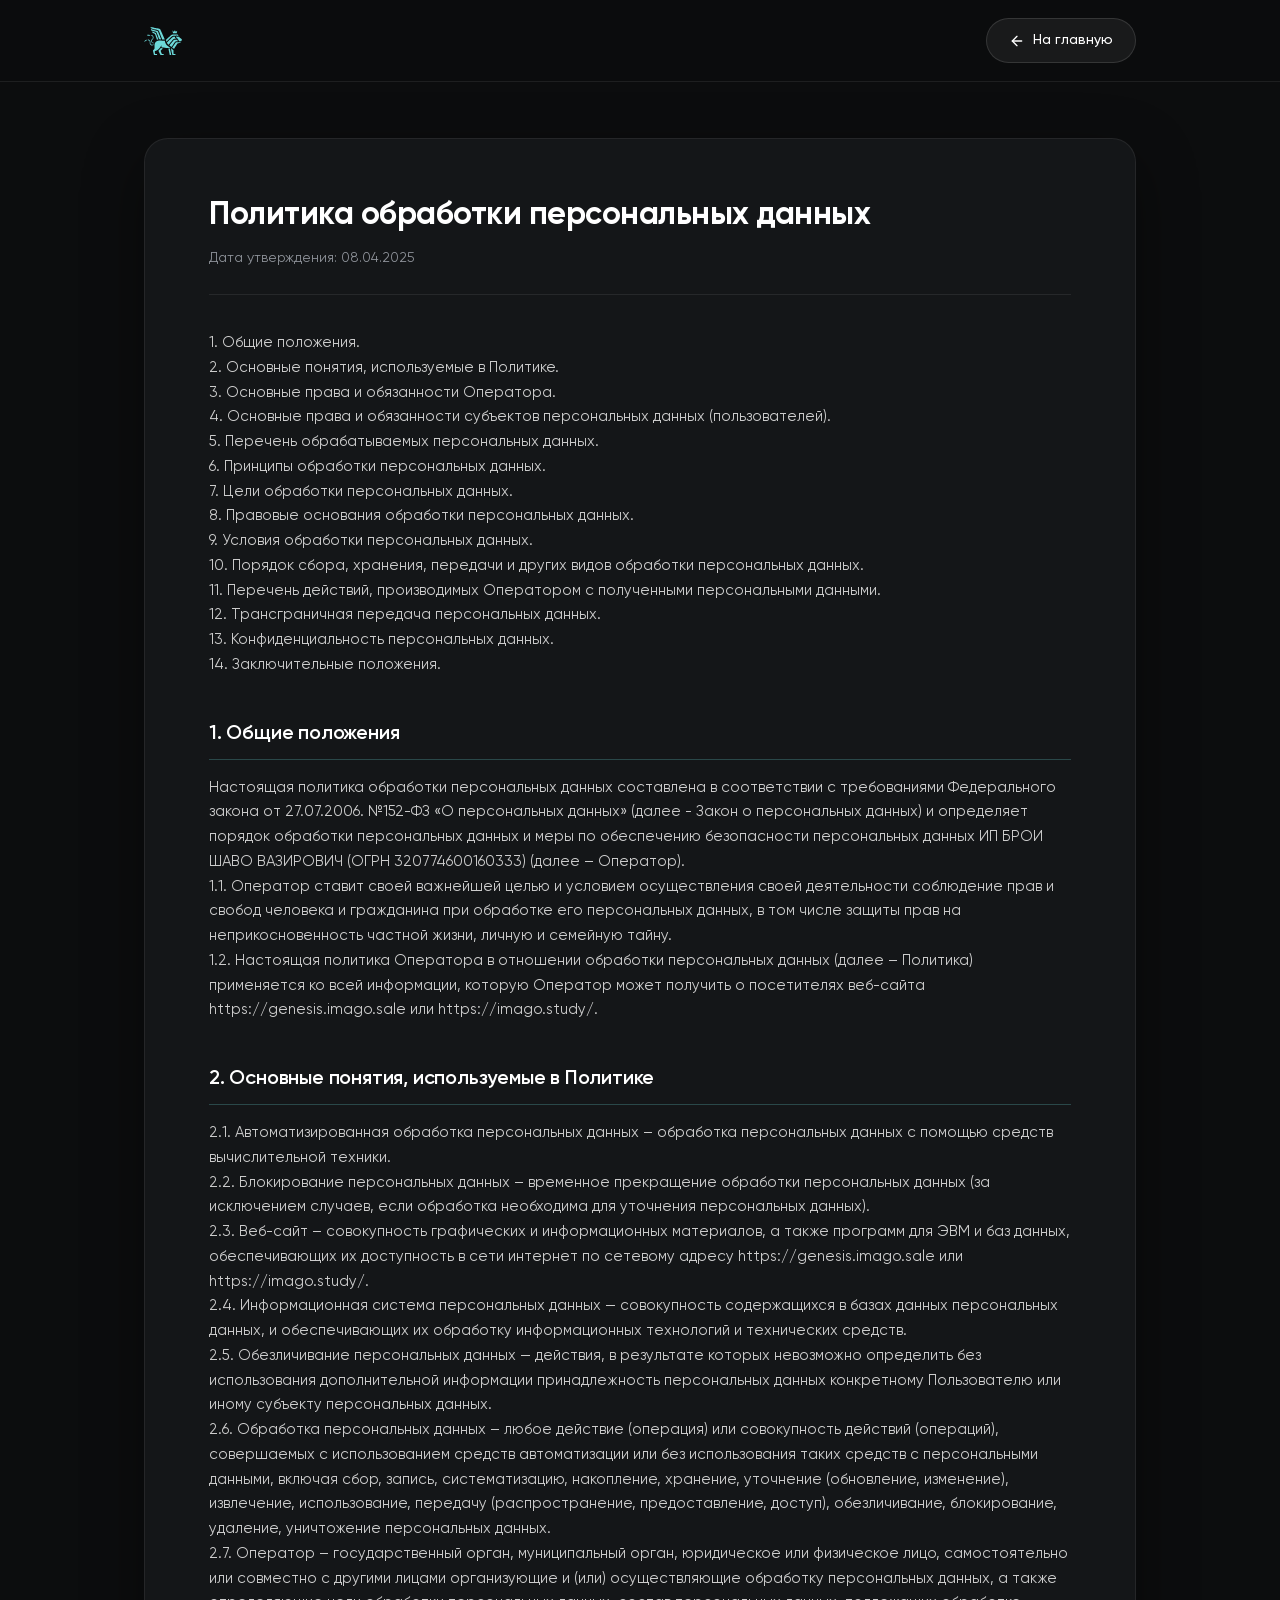
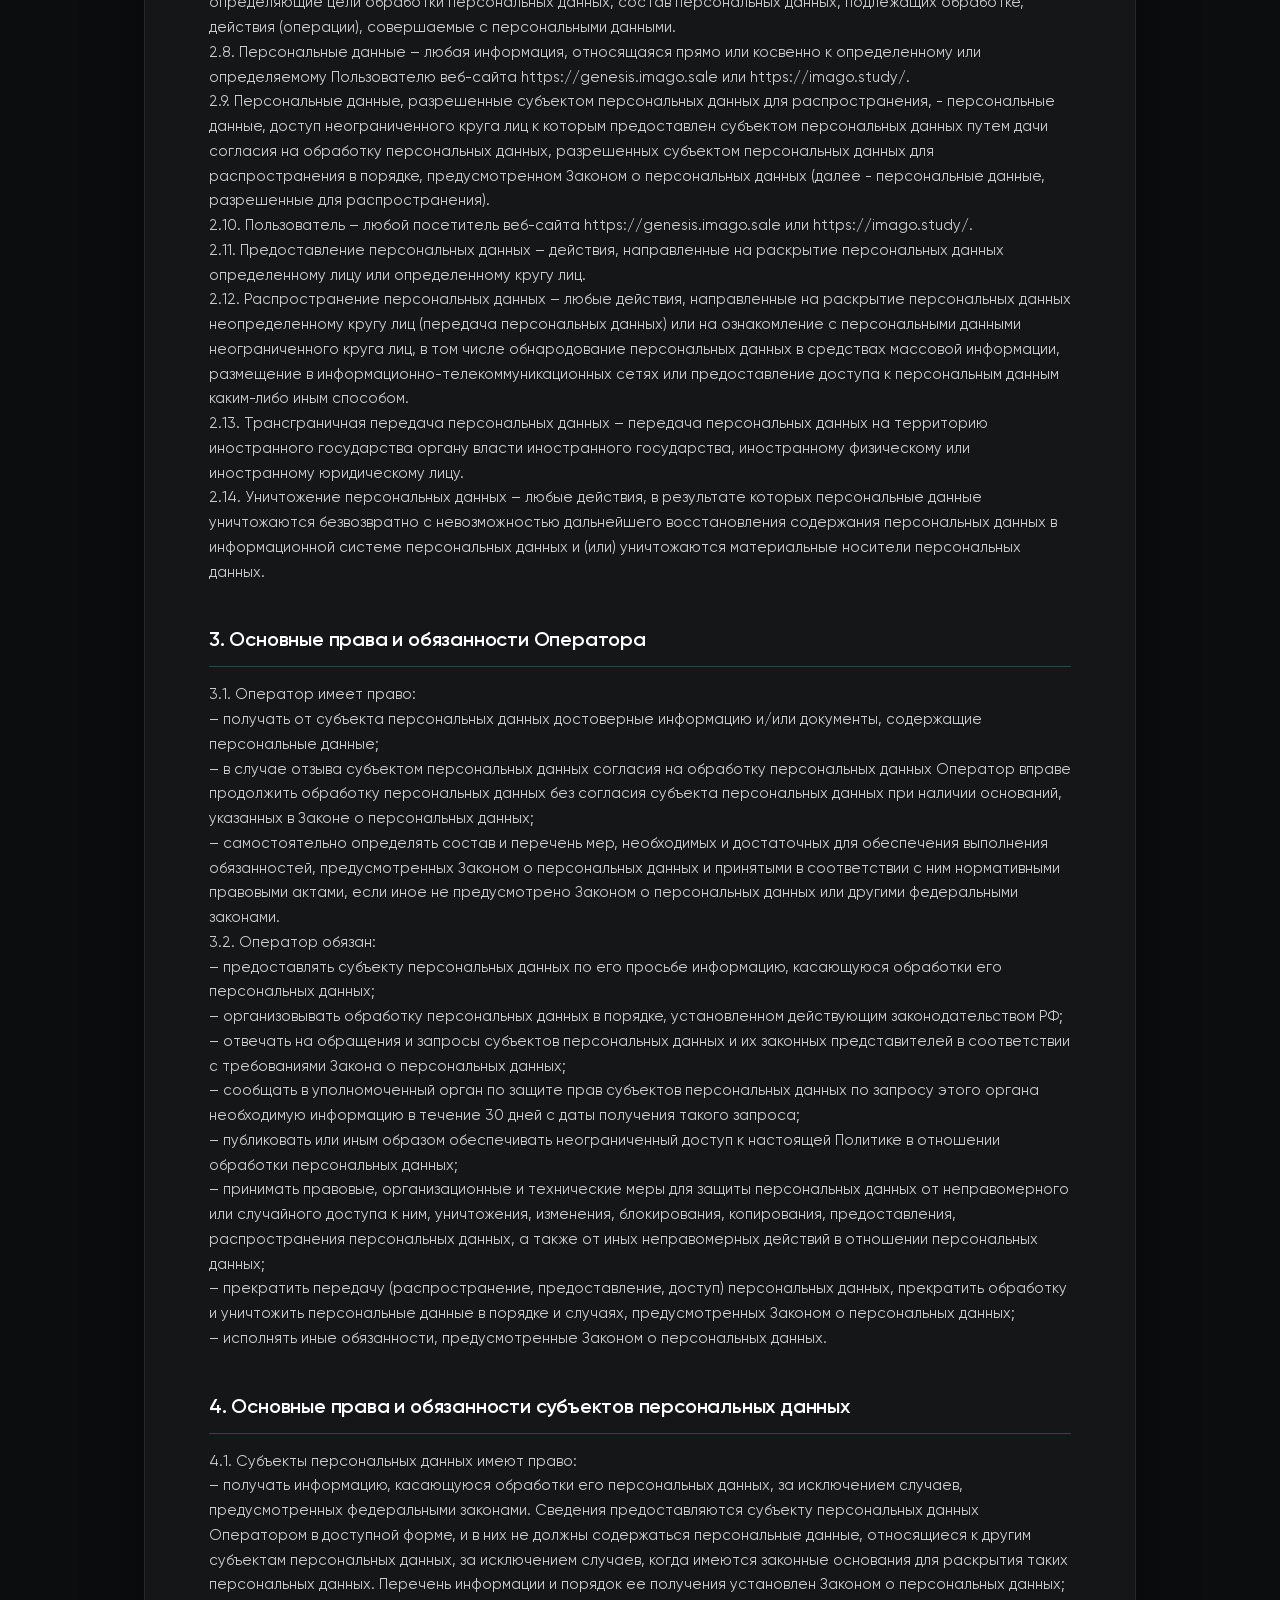
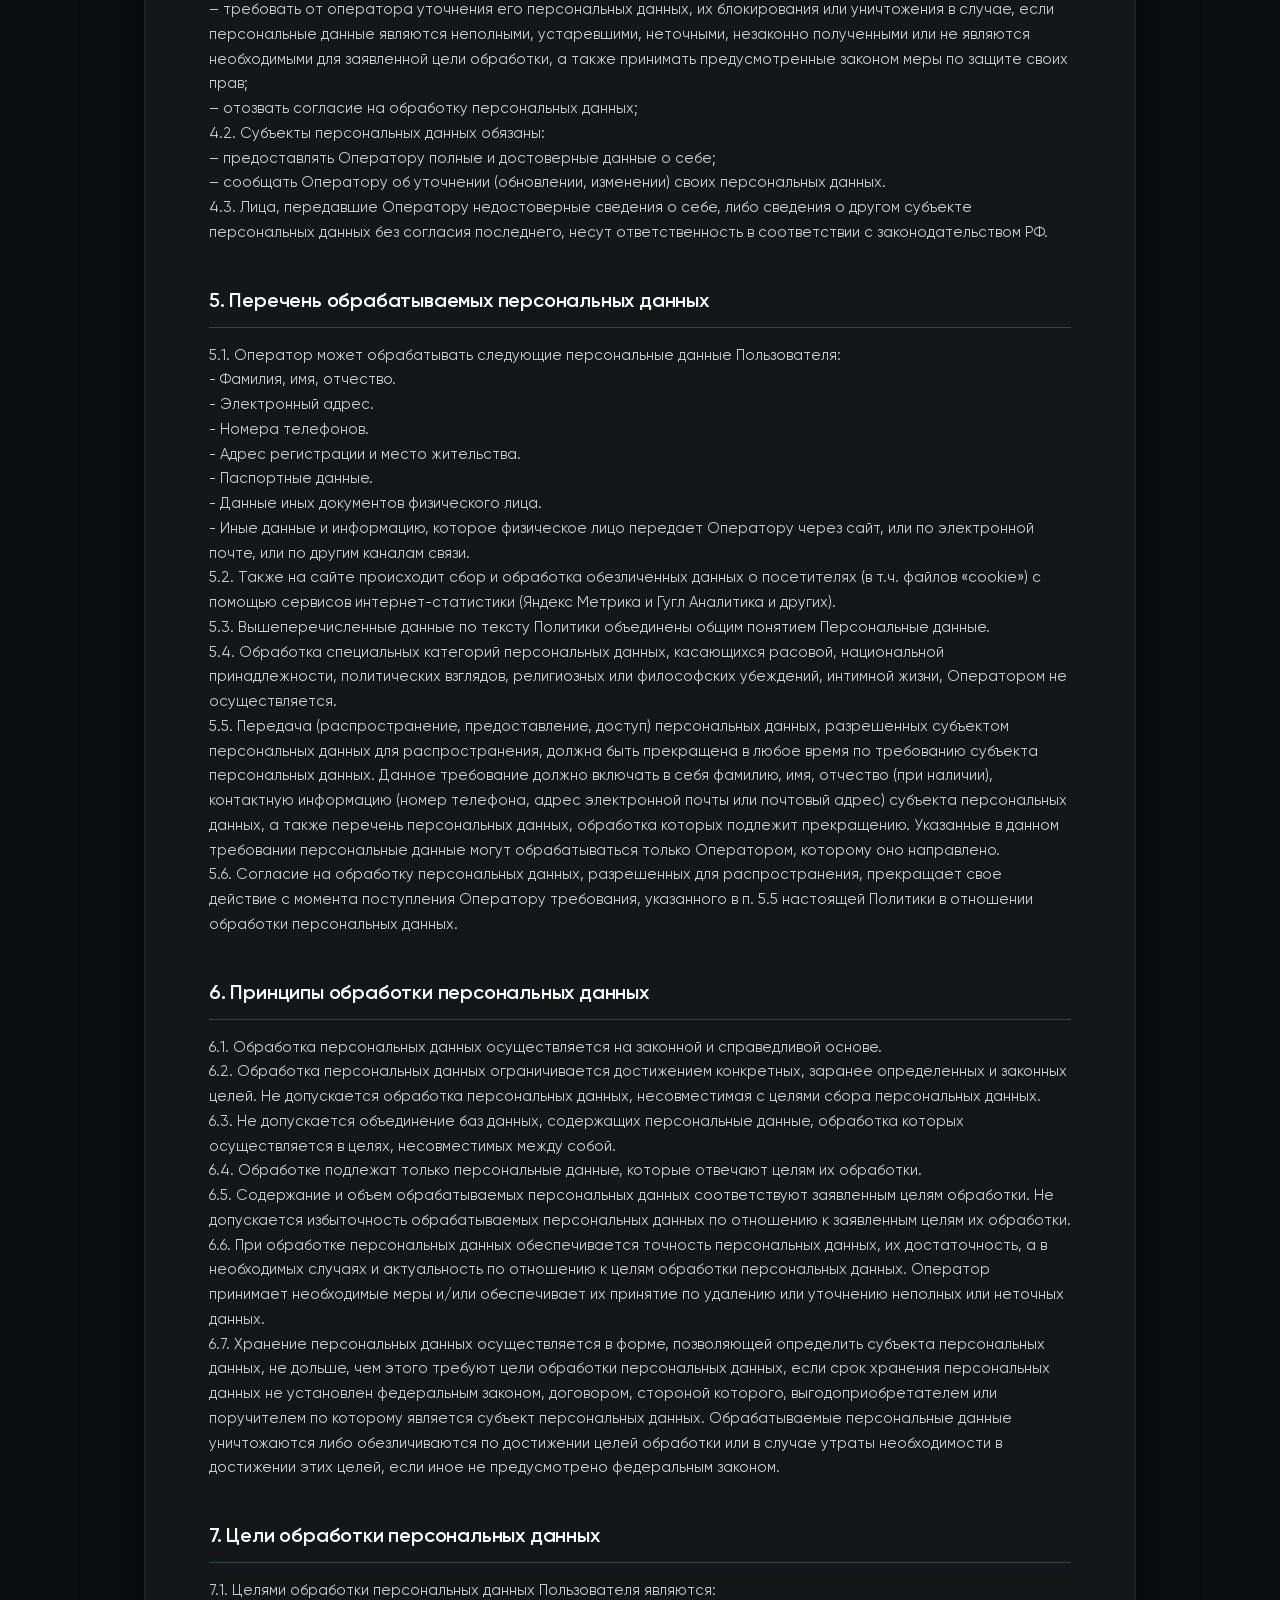
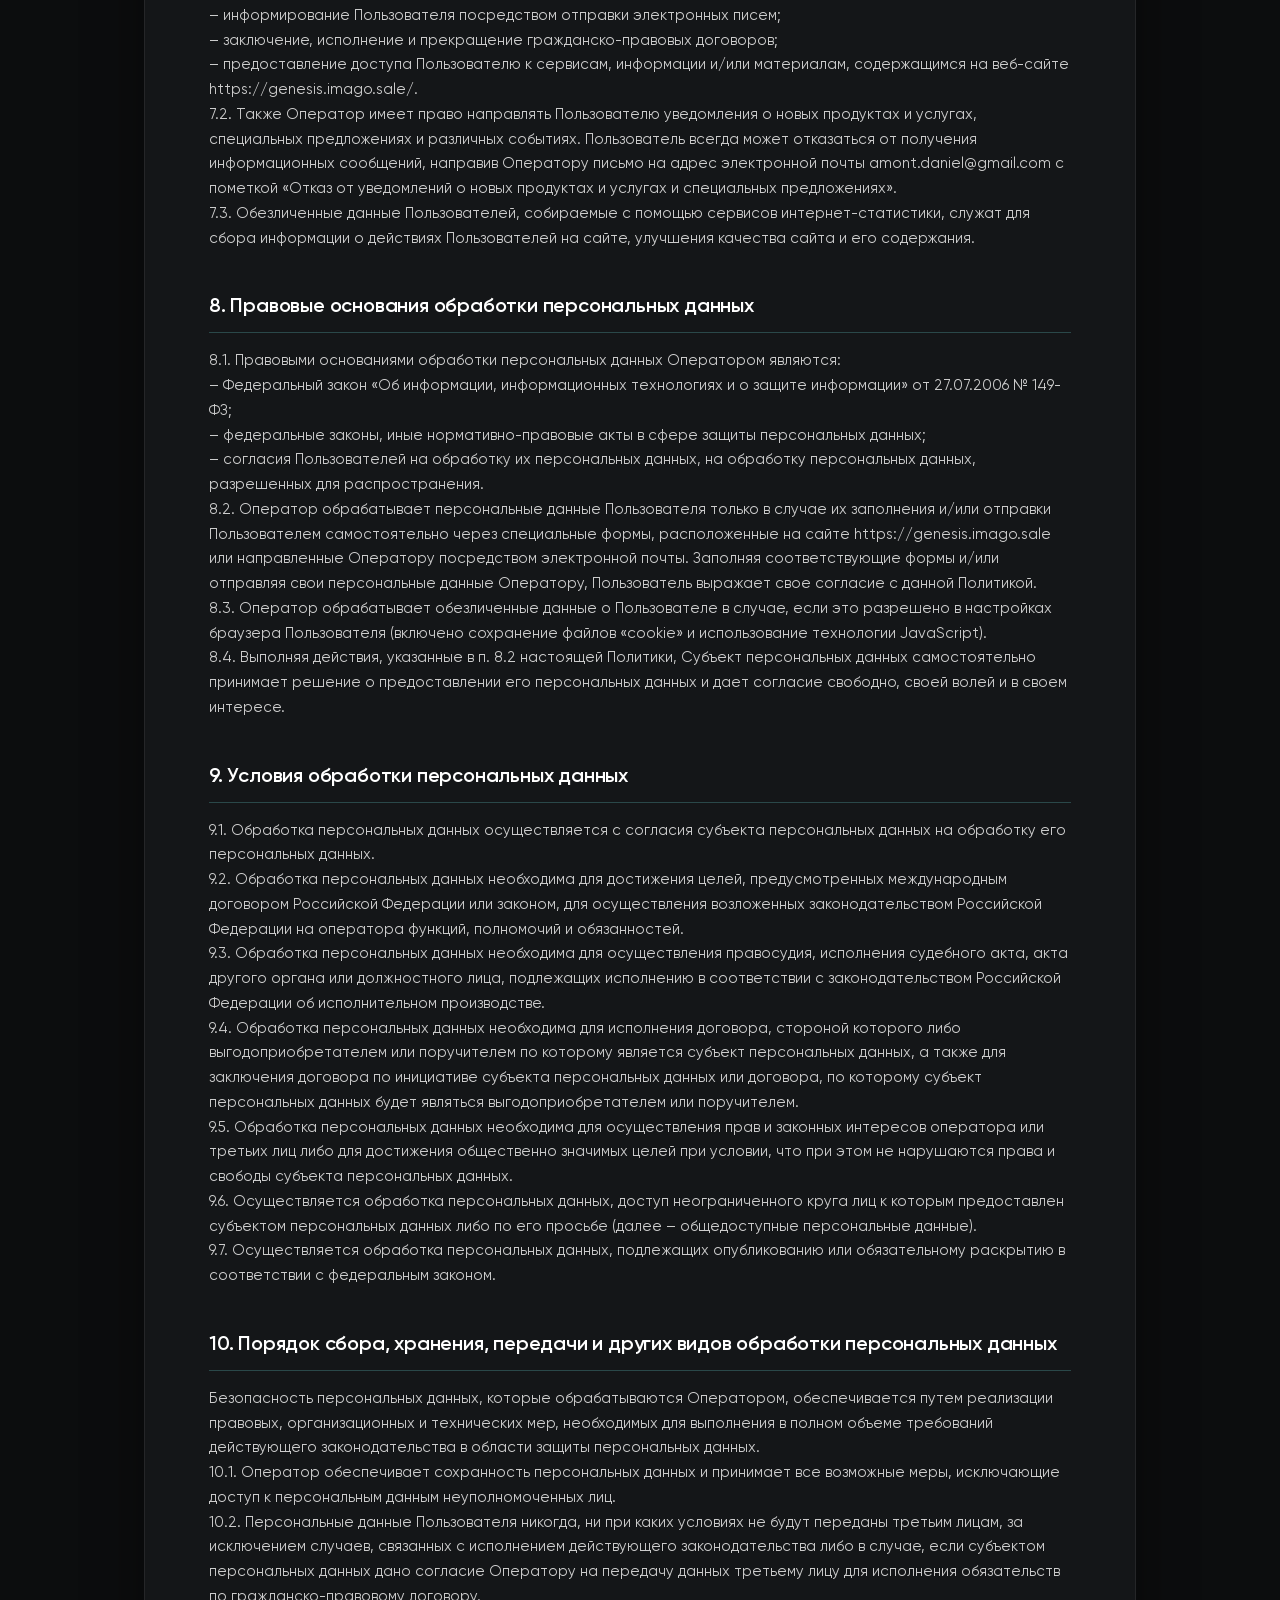
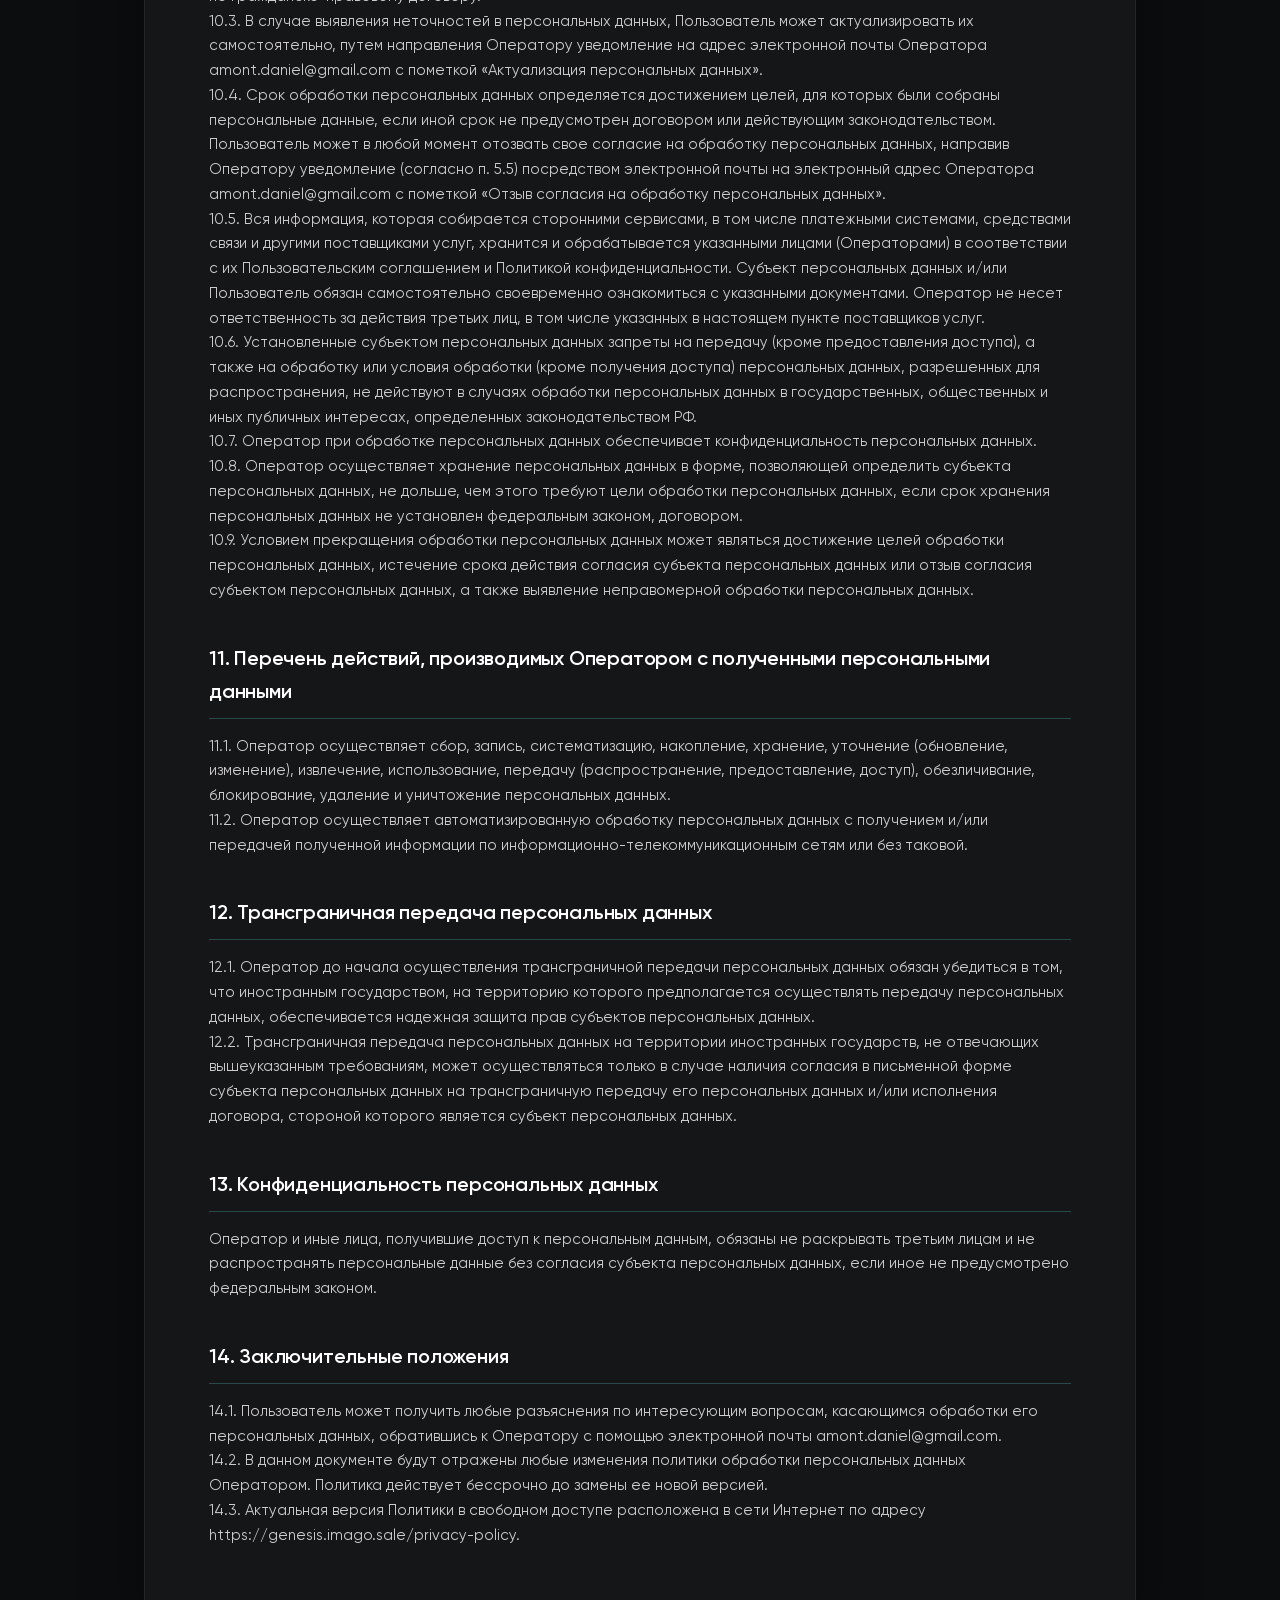
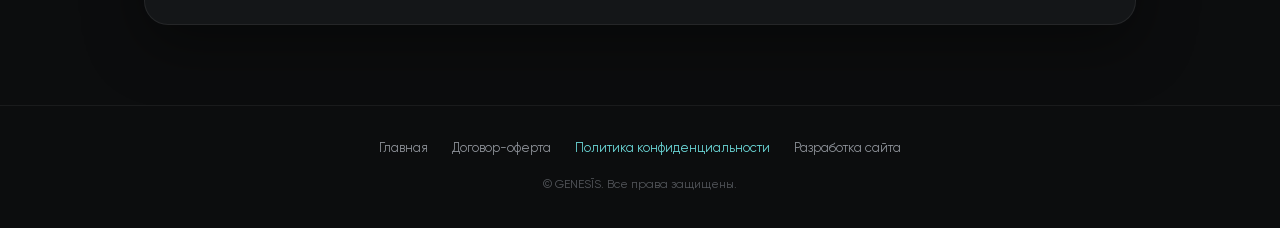
<file: privacy-policy/index.html>
<!DOCTYPE html>
<html lang="ru">
<head>
  <meta charset="UTF-8">
  <meta name="viewport" content="width=device-width, initial-scale=1.0, viewport-fit=cover">
  <title>Политика обработки персональных данных — GENESĪS</title>
  <meta name="description" content="Политика обработки персональных данных онлайн-программы GENESĪS.">
  <meta name="theme-color" content="#0C0D0E">
  <link rel="icon" href="../assets/icons/845799d11f4dc45f8d05605190346147d438e769.svg" type="image/svg+xml">
  <link rel="stylesheet" href="../css/legal.css?v=20260830-1">
  <script>
    (function (m, e, t, r, i, k, a) { m[i] = m[i] || function () { (m[i].a = m[i].a || []).push(arguments); }; m[i].l = 1 * new Date(); for (var j = 0; j < document.scripts.length; j++) { if (document.scripts[j].src === r) { return; } } k = e.createElement(t); a = e.getElementsByTagName(t)[0]; k.async = 1; k.src = r; a.parentNode.insertBefore(k, a); })(window, document, 'script', 'https://mc.yandex.ru/metrika/tag.js?id=112283545', 'ym');
    ym(112283545, 'init', { ssr: true, webvisor: true, clickmap: true, ecommerce: 'dataLayer', referrer: document.referrer, url: location.href, accurateTrackBounce: true, trackLinks: true });
  </script>
</head>
<body>
  <noscript><div><img src="https://mc.yandex.ru/watch/112283545" style="position:absolute; left:-9999px;" alt=""></div></noscript>
  <header class="legal-header">
    <div class="legal-header-inner">
      <a href="/" class="legal-logo" aria-label="GENESĪS Главная">
        <img src="../assets/icons/845799d11f4dc45f8d05605190346147d438e769.svg" alt="GENESĪS Logo" width="38" height="28">
      </a>
      <a href="/" class="legal-back-btn">
        <svg width="16" height="16" viewBox="0 0 24 24" fill="none" stroke="currentColor" stroke-width="2" stroke-linecap="round" stroke-linejoin="round">
          <line x1="19" y1="12" x2="5" y2="12"></line>
          <polyline points="12 19 5 12 12 5"></polyline>
        </svg>
        <span>На главную</span>
      </a>
    </div>
  </header>

  <main class="legal-main">
    <div class="legal-card">
      <h1 class="legal-title">Политика обработки персональных данных</h1>
      <div class="legal-meta">Дата утверждения: 08.04.2025</div>
      <div class="legal-content">
        <p class="legal-paragraph">1. Общие положения.<br>2. Основные понятия, используемые в Политике.<br>3. Основные права и обязанности Оператора.<br>4. Основные права и обязанности субъектов персональных данных (пользователей).<br>5. Перечень обрабатываемых персональных данных.<br>6. Принципы обработки персональных данных.<br>7. Цели обработки персональных данных.<br>8. Правовые основания обработки персональных данных.<br>9. Условия обработки персональных данных.<br>10. Порядок сбора, хранения, передачи и других видов обработки персональных данных.<br>11. Перечень действий, производимых Оператором с полученными персональными данными.<br>12. Трансграничная передача персональных данных.<br>13. Конфиденциальность персональных данных.<br>14. Заключительные положения.</p>
        <h2 class="legal-heading">1. Общие положения</h2>
        <p class="legal-paragraph">Настоящая политика обработки персональных данных составлена в соответствии с требованиями Федерального закона от 27.07.2006. №152-ФЗ «О персональных данных» (далее - Закон о персональных данных) и определяет порядок обработки персональных данных и меры по обеспечению безопасности персональных данных ИП БРОИ ШАВО ВАЗИРОВИЧ (ОГРН 320774600160333) (далее – Оператор).<br>1.1. Оператор ставит своей важнейшей целью и условием осуществления своей деятельности соблюдение прав и свобод человека и гражданина при обработке его персональных данных, в том числе защиты прав на неприкосновенность частной жизни, личную и семейную тайну.<br>1.2. Настоящая политика Оператора в отношении обработки персональных данных (далее – Политика) применяется ко всей информации, которую Оператор может получить о посетителях веб-сайта https://genesis.imago.sale или https://imago.study/.</p>
        <h2 class="legal-heading">2. Основные понятия, используемые в Политике</h2>
        <p class="legal-paragraph">2.1. Автоматизированная обработка персональных данных – обработка персональных данных с помощью средств вычислительной техники.<br>2.2. Блокирование персональных данных – временное прекращение обработки персональных данных (за исключением случаев, если обработка необходима для уточнения персональных данных).<br>2.3. Веб-сайт – совокупность графических и информационных материалов, а также программ для ЭВМ и баз данных, обеспечивающих их доступность в сети интернет по сетевому адресу https://genesis.imago.sale или https://imago.study/.<br>2.4. Информационная система персональных данных — совокупность содержащихся в базах данных персональных данных, и обеспечивающих их обработку информационных технологий и технических средств.<br>2.5. Обезличивание персональных данных — действия, в результате которых невозможно определить без использования дополнительной информации принадлежность персональных данных конкретному Пользователю или иному субъекту персональных данных.<br>2.6. Обработка персональных данных – любое действие (операция) или совокупность действий (операций), совершаемых с использованием средств автоматизации или без использования таких средств с персональными данными, включая сбор, запись, систематизацию, накопление, хранение, уточнение (обновление, изменение), извлечение, использование, передачу (распространение, предоставление, доступ), обезличивание, блокирование, удаление, уничтожение персональных данных.<br>2.7. Оператор – государственный орган, муниципальный орган, юридическое или физическое лицо, самостоятельно или совместно с другими лицами организующие и (или) осуществляющие обработку персональных данных, а также определяющие цели обработки персональных данных, состав персональных данных, подлежащих обработке, действия (операции), совершаемые с персональными данными.<br>2.8. Персональные данные – любая информация, относящаяся прямо или косвенно к определенному или определяемому Пользователю веб-сайта https://genesis.imago.sale или https://imago.study/.<br>2.9. Персональные данные, разрешенные субъектом персональных данных для распространения, - персональные данные, доступ неограниченного круга лиц к которым предоставлен субъектом персональных данных путем дачи согласия на обработку персональных данных, разрешенных субъектом персональных данных для распространения в порядке, предусмотренном Законом о персональных данных (далее - персональные данные, разрешенные для распространения).<br>2.10. Пользователь – любой посетитель веб-сайта https://genesis.imago.sale или https://imago.study/.<br>2.11. Предоставление персональных данных – действия, направленные на раскрытие персональных данных определенному лицу или определенному кругу лиц.<br>2.12. Распространение персональных данных – любые действия, направленные на раскрытие персональных данных неопределенному кругу лиц (передача персональных данных) или на ознакомление с персональными данными неограниченного круга лиц, в том числе обнародование персональных данных в средствах массовой информации, размещение в информационно-телекоммуникационных сетях или предоставление доступа к персональным данным каким-либо иным способом.<br>2.13. Трансграничная передача персональных данных – передача персональных данных на территорию иностранного государства органу власти иностранного государства, иностранному физическому или иностранному юридическому лицу.<br>2.14. Уничтожение персональных данных – любые действия, в результате которых персональные данные уничтожаются безвозвратно с невозможностью дальнейшего восстановления содержания персональных данных в информационной системе персональных данных и (или) уничтожаются материальные носители персональных данных.</p>
        <h2 class="legal-heading">3. Основные права и обязанности Оператора</h2>
        <p class="legal-paragraph">3.1. Оператор имеет право:<br>– получать от субъекта персональных данных достоверные информацию и/или документы, содержащие персональные данные;<br>– в случае отзыва субъектом персональных данных согласия на обработку персональных данных Оператор вправе продолжить обработку персональных данных без согласия субъекта персональных данных при наличии оснований, указанных в Законе о персональных данных;<br>– самостоятельно определять состав и перечень мер, необходимых и достаточных для обеспечения выполнения обязанностей, предусмотренных Законом о персональных данных и принятыми в соответствии с ним нормативными правовыми актами, если иное не предусмотрено Законом о персональных данных или другими федеральными законами.<br>3.2. Оператор обязан:<br>– предоставлять субъекту персональных данных по его просьбе информацию, касающуюся обработки его персональных данных;<br>– организовывать обработку персональных данных в порядке, установленном действующим законодательством РФ;<br>– отвечать на обращения и запросы субъектов персональных данных и их законных представителей в соответствии с требованиями Закона о персональных данных;<br>– сообщать в уполномоченный орган по защите прав субъектов персональных данных по запросу этого органа необходимую информацию в течение 30 дней с даты получения такого запроса;<br>– публиковать или иным образом обеспечивать неограниченный доступ к настоящей Политике в отношении обработки персональных данных;<br>– принимать правовые, организационные и технические меры для защиты персональных данных от неправомерного или случайного доступа к ним, уничтожения, изменения, блокирования, копирования, предоставления, распространения персональных данных, а также от иных неправомерных действий в отношении персональных данных;<br>– прекратить передачу (распространение, предоставление, доступ) персональных данных, прекратить обработку и уничтожить персональные данные в порядке и случаях, предусмотренных Законом о персональных данных;<br>– исполнять иные обязанности, предусмотренные Законом о персональных данных.</p>
        <h2 class="legal-heading">4. Основные права и обязанности субъектов персональных данных</h2>
        <p class="legal-paragraph">4.1. Субъекты персональных данных имеют право:<br>– получать информацию, касающуюся обработки его персональных данных, за исключением случаев, предусмотренных федеральными законами. Сведения предоставляются субъекту персональных данных Оператором в доступной форме, и в них не должны содержаться персональные данные, относящиеся к другим субъектам персональных данных, за исключением случаев, когда имеются законные основания для раскрытия таких персональных данных. Перечень информации и порядок ее получения установлен Законом о персональных данных;<br>– требовать от оператора уточнения его персональных данных, их блокирования или уничтожения в случае, если персональные данные являются неполными, устаревшими, неточными, незаконно полученными или не являются необходимыми для заявленной цели обработки, а также принимать предусмотренные законом меры по защите своих прав;<br>– отозвать согласие на обработку персональных данных;<br>4.2. Субъекты персональных данных обязаны:<br>– предоставлять Оператору полные и достоверные данные о себе;<br>– сообщать Оператору об уточнении (обновлении, изменении) своих персональных данных.<br>4.3. Лица, передавшие Оператору недостоверные сведения о себе, либо сведения о другом субъекте персональных данных без согласия последнего, несут ответственность в соответствии с законодательством РФ.</p>
        <h2 class="legal-heading">5. Перечень обрабатываемых персональных данных</h2>
        <p class="legal-paragraph">5.1. Оператор может обрабатывать следующие персональные данные Пользователя:<br>- Фамилия, имя, отчество.<br>- Электронный адрес.<br>- Номера телефонов.<br>- Адрес регистрации и место жительства.<br>- Паспортные данные.<br>- Данные иных документов физического лица.<br>- Иные данные и информацию, которое физическое лицо передает Оператору через сайт, или по электронной почте, или по другим каналам связи.<br>5.2. Также на сайте происходит сбор и обработка обезличенных данных о посетителях (в т.ч. файлов «cookie») с помощью сервисов интернет-статистики (Яндекс Метрика и Гугл Аналитика и других).<br>5.3. Вышеперечисленные данные по тексту Политики объединены общим понятием Персональные данные.<br>5.4. Обработка специальных категорий персональных данных, касающихся расовой, национальной принадлежности, политических взглядов, религиозных или философских убеждений, интимной жизни, Оператором не осуществляется.<br>5.5. Передача (распространение, предоставление, доступ) персональных данных, разрешенных субъектом персональных данных для распространения, должна быть прекращена в любое время по требованию субъекта персональных данных. Данное требование должно включать в себя фамилию, имя, отчество (при наличии), контактную информацию (номер телефона, адрес электронной почты или почтовый адрес) субъекта персональных данных, а также перечень персональных данных, обработка которых подлежит прекращению. Указанные в данном требовании персональные данные могут обрабатываться только Оператором, которому оно направлено.<br>5.6. Согласие на обработку персональных данных, разрешенных для распространения, прекращает свое действие с момента поступления Оператору требования, указанного в п. 5.5 настоящей Политики в отношении обработки персональных данных.</p>
        <h2 class="legal-heading">6. Принципы обработки персональных данных</h2>
        <p class="legal-paragraph">6.1. Обработка персональных данных осуществляется на законной и справедливой основе.<br>6.2. Обработка персональных данных ограничивается достижением конкретных, заранее определенных и законных целей. Не допускается обработка персональных данных, несовместимая с целями сбора персональных данных.<br>6.3. Не допускается объединение баз данных, содержащих персональные данные, обработка которых осуществляется в целях, несовместимых между собой.<br>6.4. Обработке подлежат только персональные данные, которые отвечают целям их обработки.<br>6.5. Содержание и объем обрабатываемых персональных данных соответствуют заявленным целям обработки. Не допускается избыточность обрабатываемых персональных данных по отношению к заявленным целям их обработки.<br>6.6. При обработке персональных данных обеспечивается точность персональных данных, их достаточность, а в необходимых случаях и актуальность по отношению к целям обработки персональных данных. Оператор принимает необходимые меры и/или обеспечивает их принятие по удалению или уточнению неполных или неточных данных.<br>6.7. Хранение персональных данных осуществляется в форме, позволяющей определить субъекта персональных данных, не дольше, чем этого требуют цели обработки персональных данных, если срок хранения персональных данных не установлен федеральным законом, договором, стороной которого, выгодоприобретателем или поручителем по которому является субъект персональных данных. Обрабатываемые персональные данные уничтожаются либо обезличиваются по достижении целей обработки или в случае утраты необходимости в достижении этих целей, если иное не предусмотрено федеральным законом.</p>
        <h2 class="legal-heading">7. Цели обработки персональных данных</h2>
        <p class="legal-paragraph">7.1. Целями обработки персональных данных Пользователя являются:<br>– информирование Пользователя посредством отправки электронных писем;<br>– заключение, исполнение и прекращение гражданско-правовых договоров;<br>– предоставление доступа Пользователю к сервисам, информации и/или материалам, содержащимся на веб-сайте https://genesis.imago.sale/.<br>7.2. Также Оператор имеет право направлять Пользователю уведомления о новых продуктах и услугах, специальных предложениях и различных событиях. Пользователь всегда может отказаться от получения информационных сообщений, направив Оператору письмо на адрес электронной почты amont.daniel@gmail.com с пометкой «Отказ от уведомлений о новых продуктах и услугах и специальных предложениях».<br>7.3. Обезличенные данные Пользователей, собираемые с помощью сервисов интернет-статистики, служат для сбора информации о действиях Пользователей на сайте, улучшения качества сайта и его содержания.</p>
        <h2 class="legal-heading">8. Правовые основания обработки персональных данных</h2>
        <p class="legal-paragraph">8.1. Правовыми основаниями обработки персональных данных Оператором являются:<br>– Федеральный закон «Об информации, информационных технологиях и о защите информации» от 27.07.2006 № 149-ФЗ;<br>– федеральные законы, иные нормативно-правовые акты в сфере защиты персональных данных;<br>– согласия Пользователей на обработку их персональных данных, на обработку персональных данных, разрешенных для распространения.<br>8.2. Оператор обрабатывает персональные данные Пользователя только в случае их заполнения и/или отправки Пользователем самостоятельно через специальные формы, расположенные на сайте https://genesis.imago.sale или направленные Оператору посредством электронной почты. Заполняя соответствующие формы и/или отправляя свои персональные данные Оператору, Пользователь выражает свое согласие с данной Политикой.<br>8.3. Оператор обрабатывает обезличенные данные о Пользователе в случае, если это разрешено в настройках браузера Пользователя (включено сохранение файлов «cookie» и использование технологии JavaScript).<br>8.4. Выполняя действия, указанные в п. 8.2 настоящей Политики, Субъект персональных данных самостоятельно принимает решение о предоставлении его персональных данных и дает согласие свободно, своей волей и в своем интересе.</p>
        <h2 class="legal-heading">9. Условия обработки персональных данных</h2>
        <p class="legal-paragraph">9.1. Обработка персональных данных осуществляется с согласия субъекта персональных данных на обработку его персональных данных.<br>9.2. Обработка персональных данных необходима для достижения целей, предусмотренных международным договором Российской Федерации или законом, для осуществления возложенных законодательством Российской Федерации на оператора функций, полномочий и обязанностей.<br>9.3. Обработка персональных данных необходима для осуществления правосудия, исполнения судебного акта, акта другого органа или должностного лица, подлежащих исполнению в соответствии с законодательством Российской Федерации об исполнительном производстве.<br>9.4. Обработка персональных данных необходима для исполнения договора, стороной которого либо выгодоприобретателем или поручителем по которому является субъект персональных данных, а также для заключения договора по инициативе субъекта персональных данных или договора, по которому субъект персональных данных будет являться выгодоприобретателем или поручителем.<br>9.5. Обработка персональных данных необходима для осуществления прав и законных интересов оператора или третьих лиц либо для достижения общественно значимых целей при условии, что при этом не нарушаются права и свободы субъекта персональных данных.<br>9.6. Осуществляется обработка персональных данных, доступ неограниченного круга лиц к которым предоставлен субъектом персональных данных либо по его просьбе (далее – общедоступные персональные данные).<br>9.7. Осуществляется обработка персональных данных, подлежащих опубликованию или обязательному раскрытию в соответствии с федеральным законом.</p>
        <h2 class="legal-heading">10. Порядок сбора, хранения, передачи и других видов обработки персональных данных</h2>
        <p class="legal-paragraph">Безопасность персональных данных, которые обрабатываются Оператором, обеспечивается путем реализации правовых, организационных и технических мер, необходимых для выполнения в полном объеме требований действующего законодательства в области защиты персональных данных.<br>10.1. Оператор обеспечивает сохранность персональных данных и принимает все возможные меры, исключающие доступ к персональным данным неуполномоченных лиц.<br>10.2. Персональные данные Пользователя никогда, ни при каких условиях не будут переданы третьим лицам, за исключением случаев, связанных с исполнением действующего законодательства либо в случае, если субъектом персональных данных дано согласие Оператору на передачу данных третьему лицу для исполнения обязательств по гражданско-правовому договору.<br>10.3. В случае выявления неточностей в персональных данных, Пользователь может актуализировать их самостоятельно, путем направления Оператору уведомление на адрес электронной почты Оператора amont.daniel@gmail.com с пометкой «Актуализация персональных данных».<br>10.4. Срок обработки персональных данных определяется достижением целей, для которых были собраны персональные данные, если иной срок не предусмотрен договором или действующим законодательством.<br>Пользователь может в любой момент отозвать свое согласие на обработку персональных данных, направив Оператору уведомление (согласно п. 5.5) посредством электронной почты на электронный адрес Оператора amont.daniel@gmail.com с пометкой «Отзыв согласия на обработку персональных данных».<br>10.5. Вся информация, которая собирается сторонними сервисами, в том числе платежными системами, средствами связи и другими поставщиками услуг, хранится и обрабатывается указанными лицами (Операторами) в соответствии с их Пользовательским соглашением и Политикой конфиденциальности. Субъект персональных данных и/или Пользователь обязан самостоятельно своевременно ознакомиться с указанными документами. Оператор не несет ответственность за действия третьих лиц, в том числе указанных в настоящем пункте поставщиков услуг.<br>10.6. Установленные субъектом персональных данных запреты на передачу (кроме предоставления доступа), а также на обработку или условия обработки (кроме получения доступа) персональных данных, разрешенных для распространения, не действуют в случаях обработки персональных данных в государственных, общественных и иных публичных интересах, определенных законодательством РФ.<br>10.7. Оператор при обработке персональных данных обеспечивает конфиденциальность персональных данных.<br>10.8. Оператор осуществляет хранение персональных данных в форме, позволяющей определить субъекта персональных данных, не дольше, чем этого требуют цели обработки персональных данных, если срок хранения персональных данных не установлен федеральным законом, договором.<br>10.9. Условием прекращения обработки персональных данных может являться достижение целей обработки персональных данных, истечение срока действия согласия субъекта персональных данных или отзыв согласия субъектом персональных данных, а также выявление неправомерной обработки персональных данных.</p>
        <h2 class="legal-heading">11. Перечень действий, производимых Оператором с полученными персональными данными</h2>
        <p class="legal-paragraph">11.1. Оператор осуществляет сбор, запись, систематизацию, накопление, хранение, уточнение (обновление, изменение), извлечение, использование, передачу (распространение, предоставление, доступ), обезличивание, блокирование, удаление и уничтожение персональных данных.<br>11.2. Оператор осуществляет автоматизированную обработку персональных данных с получением и/или передачей полученной информации по информационно-телекоммуникационным сетям или без таковой.</p>
        <h2 class="legal-heading">12. Трансграничная передача персональных данных</h2>
        <p class="legal-paragraph">12.1. Оператор до начала осуществления трансграничной передачи персональных данных обязан убедиться в том, что иностранным государством, на территорию которого предполагается осуществлять передачу персональных данных, обеспечивается надежная защита прав субъектов персональных данных.<br>12.2. Трансграничная передача персональных данных на территории иностранных государств, не отвечающих вышеуказанным требованиям, может осуществляться только в случае наличия согласия в письменной форме субъекта персональных данных на трансграничную передачу его персональных данных и/или исполнения договора, стороной которого является субъект персональных данных.</p>
        <h2 class="legal-heading">13. Конфиденциальность персональных данных</h2>
        <p class="legal-paragraph">Оператор и иные лица, получившие доступ к персональным данным, обязаны не раскрывать третьим лицам и не распространять персональные данные без согласия субъекта персональных данных, если иное не предусмотрено федеральным законом.</p>
        <h2 class="legal-heading">14. Заключительные положения</h2>
        <p class="legal-paragraph">14.1. Пользователь может получить любые разъяснения по интересующим вопросам, касающимся обработки его персональных данных, обратившись к Оператору с помощью электронной почты amont.daniel@gmail.com.<br>14.2. В данном документе будут отражены любые изменения политики обработки персональных данных Оператором. Политика действует бессрочно до замены ее новой версией.<br>14.3. Актуальная версия Политики в свободном доступе расположена в сети Интернет по адресу https://genesis.imago.sale/privacy-policy.</p>

      </div>
    </div>
  </main>

  <footer class="legal-footer">
    <div class="legal-footer-links">
      <a href="/">Главная</a>
      <a href="/offer/" >Договор-оферта</a>
      <a href="/privacy-policy/" style="color:#6CD9D9;">Политика конфиденциальности</a>
      <a href="https://t.me/artembabkin" target="_blank" rel="noopener noreferrer">Разработка сайта</a>
    </div>
    <div class="legal-footer-copy">
      © GENESĪS. Все права защищены.
    </div>
  </footer>
</body>
</html>
</file>
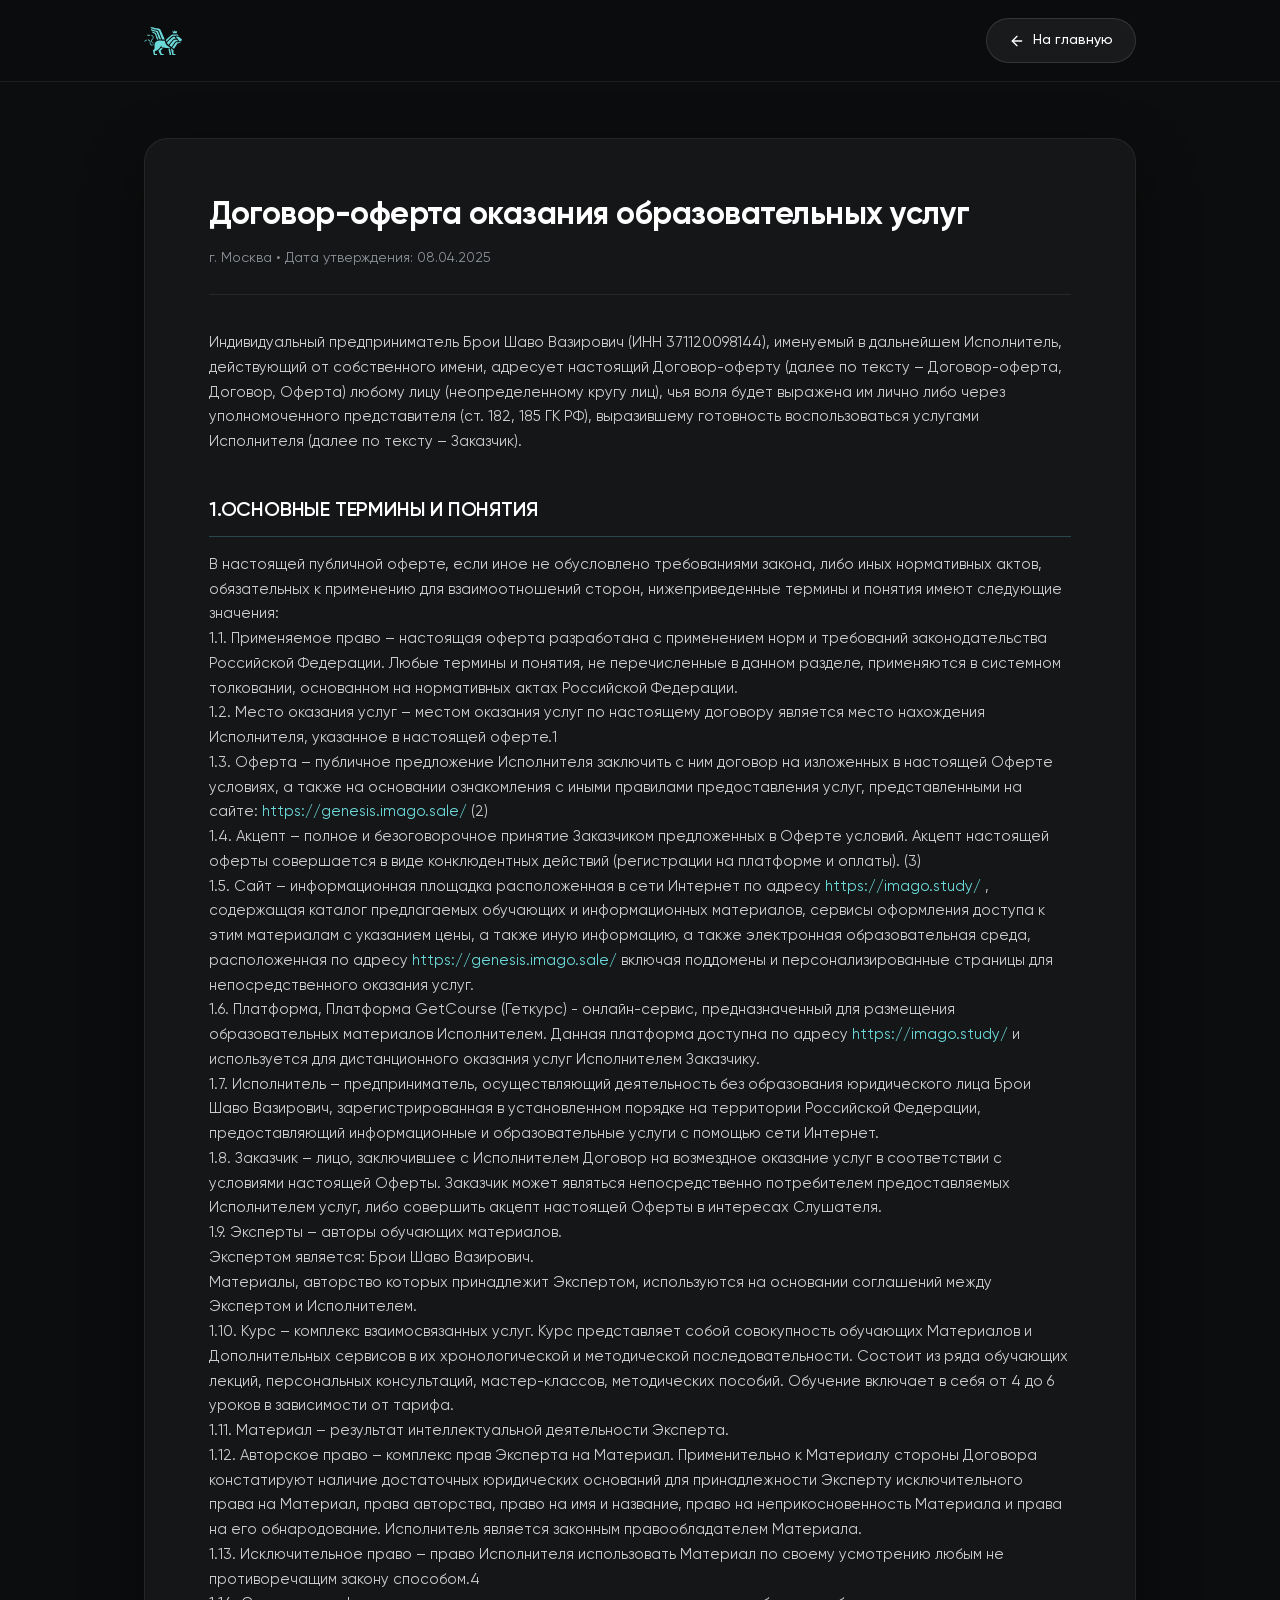
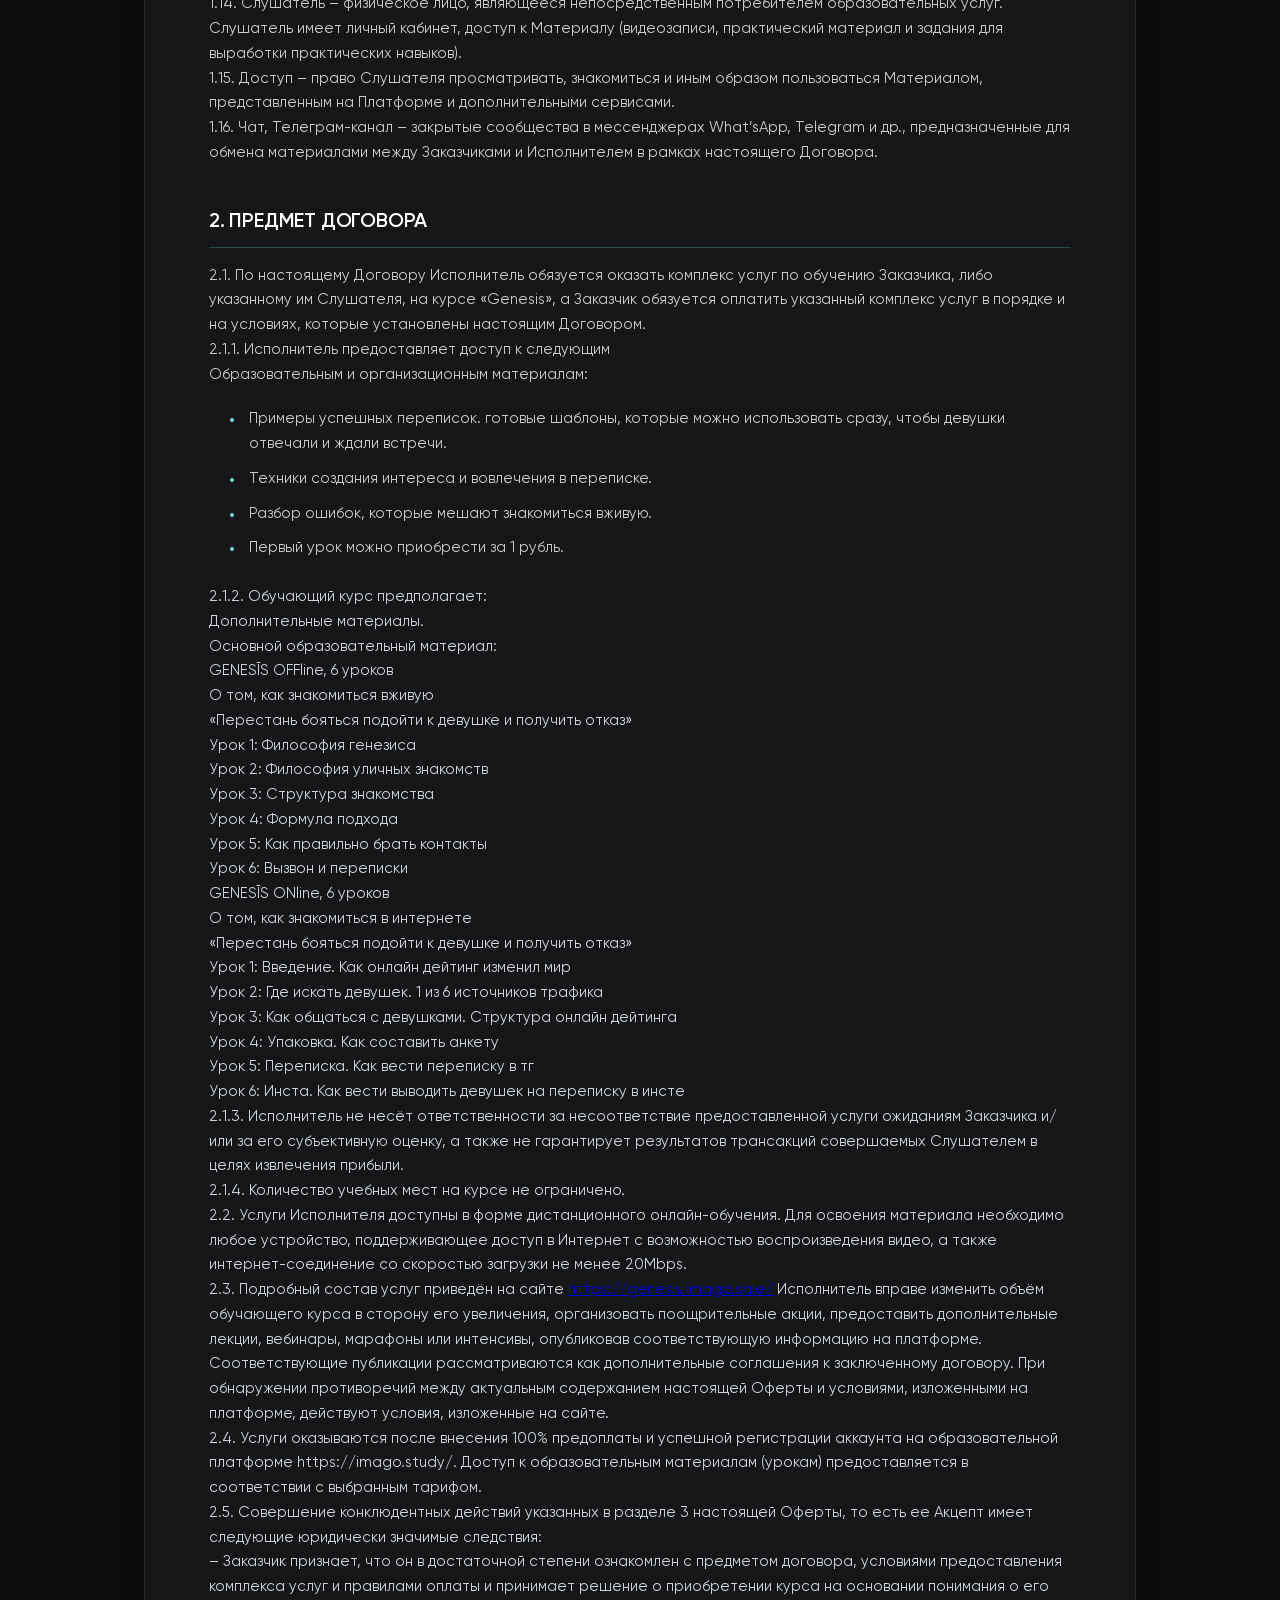
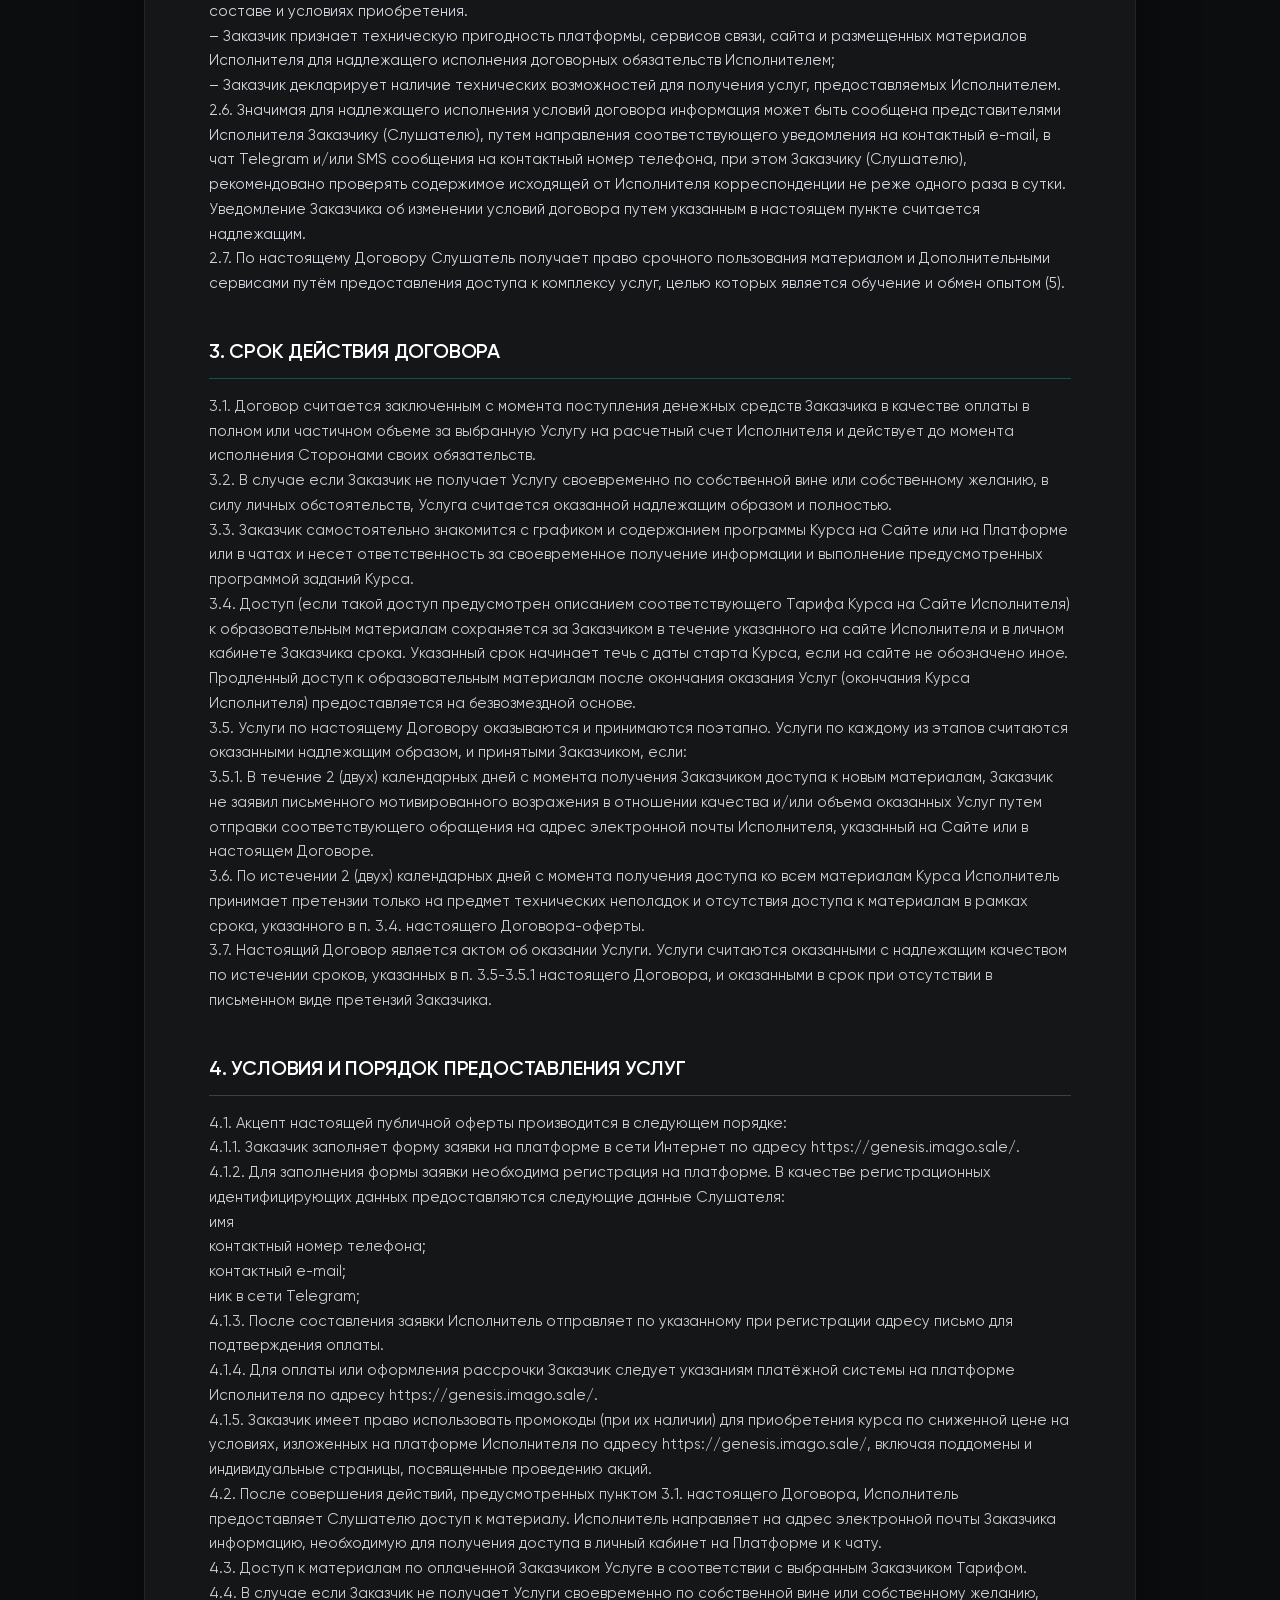
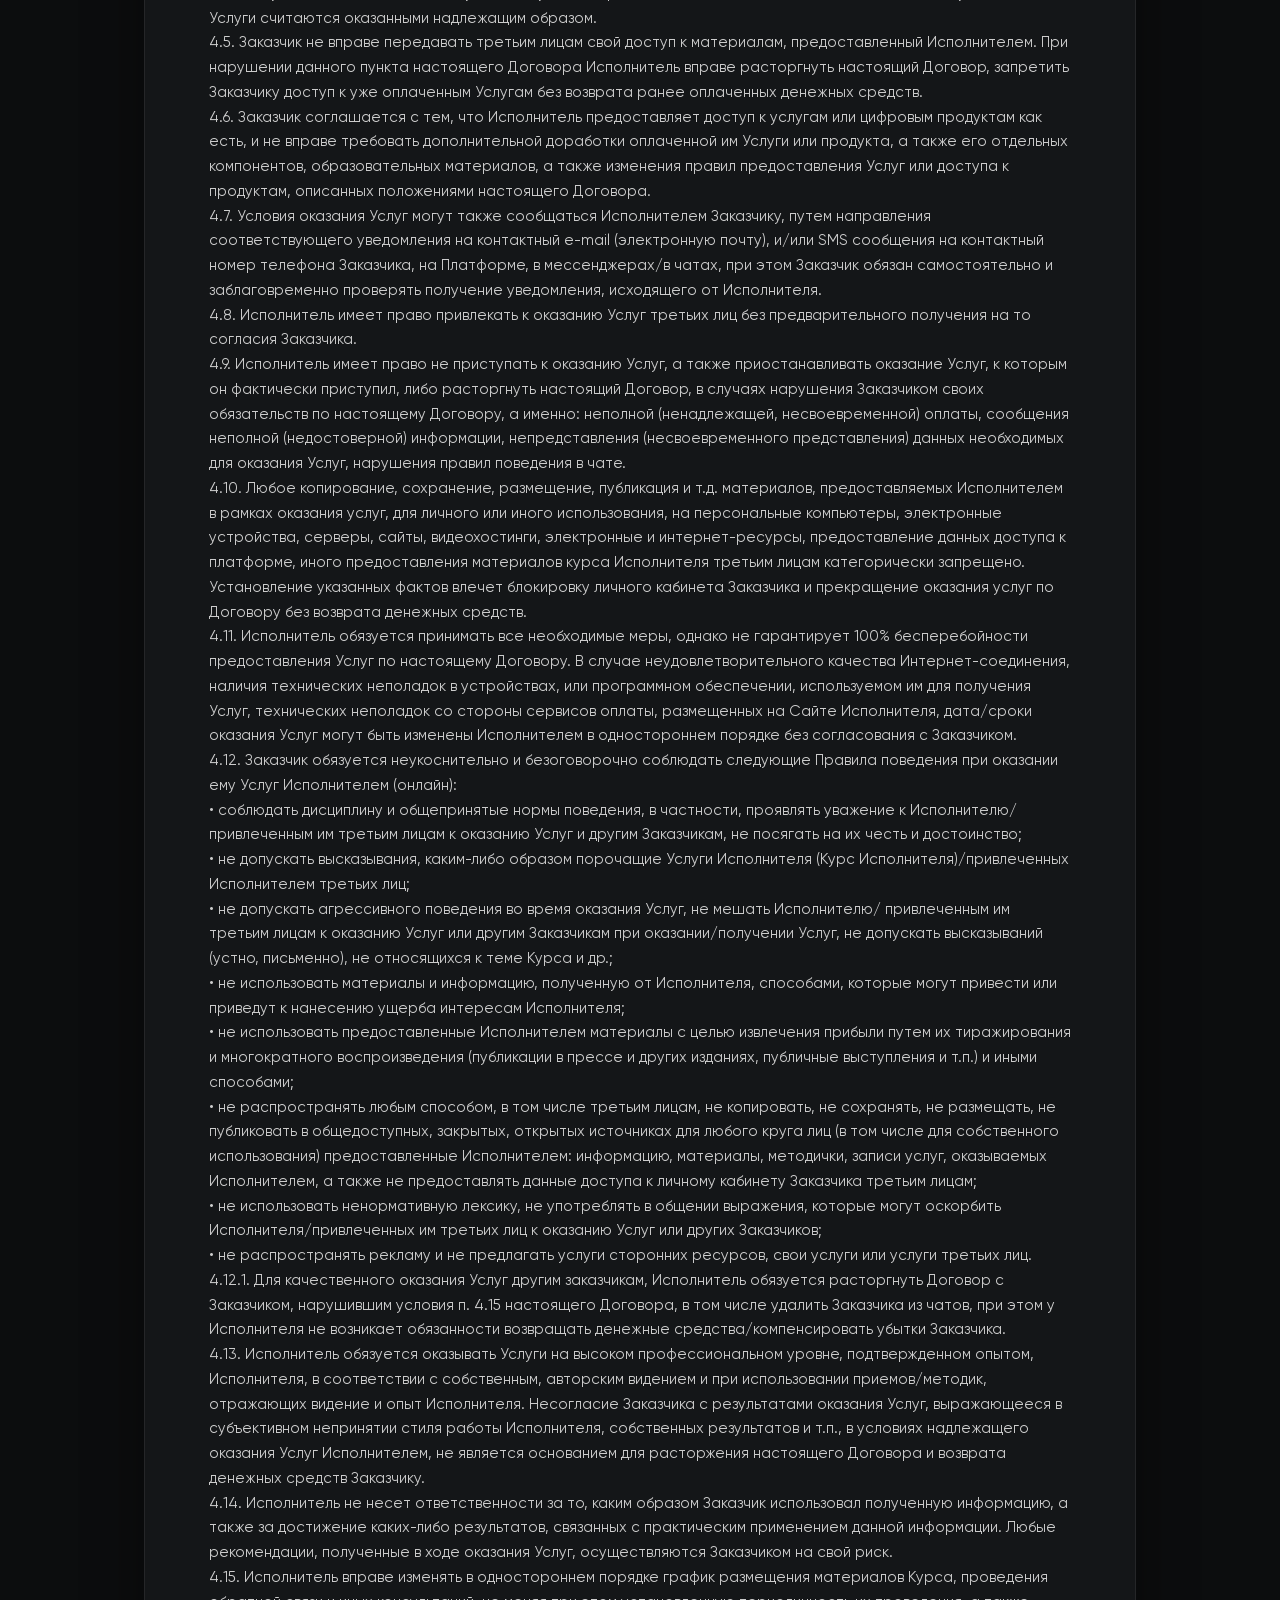
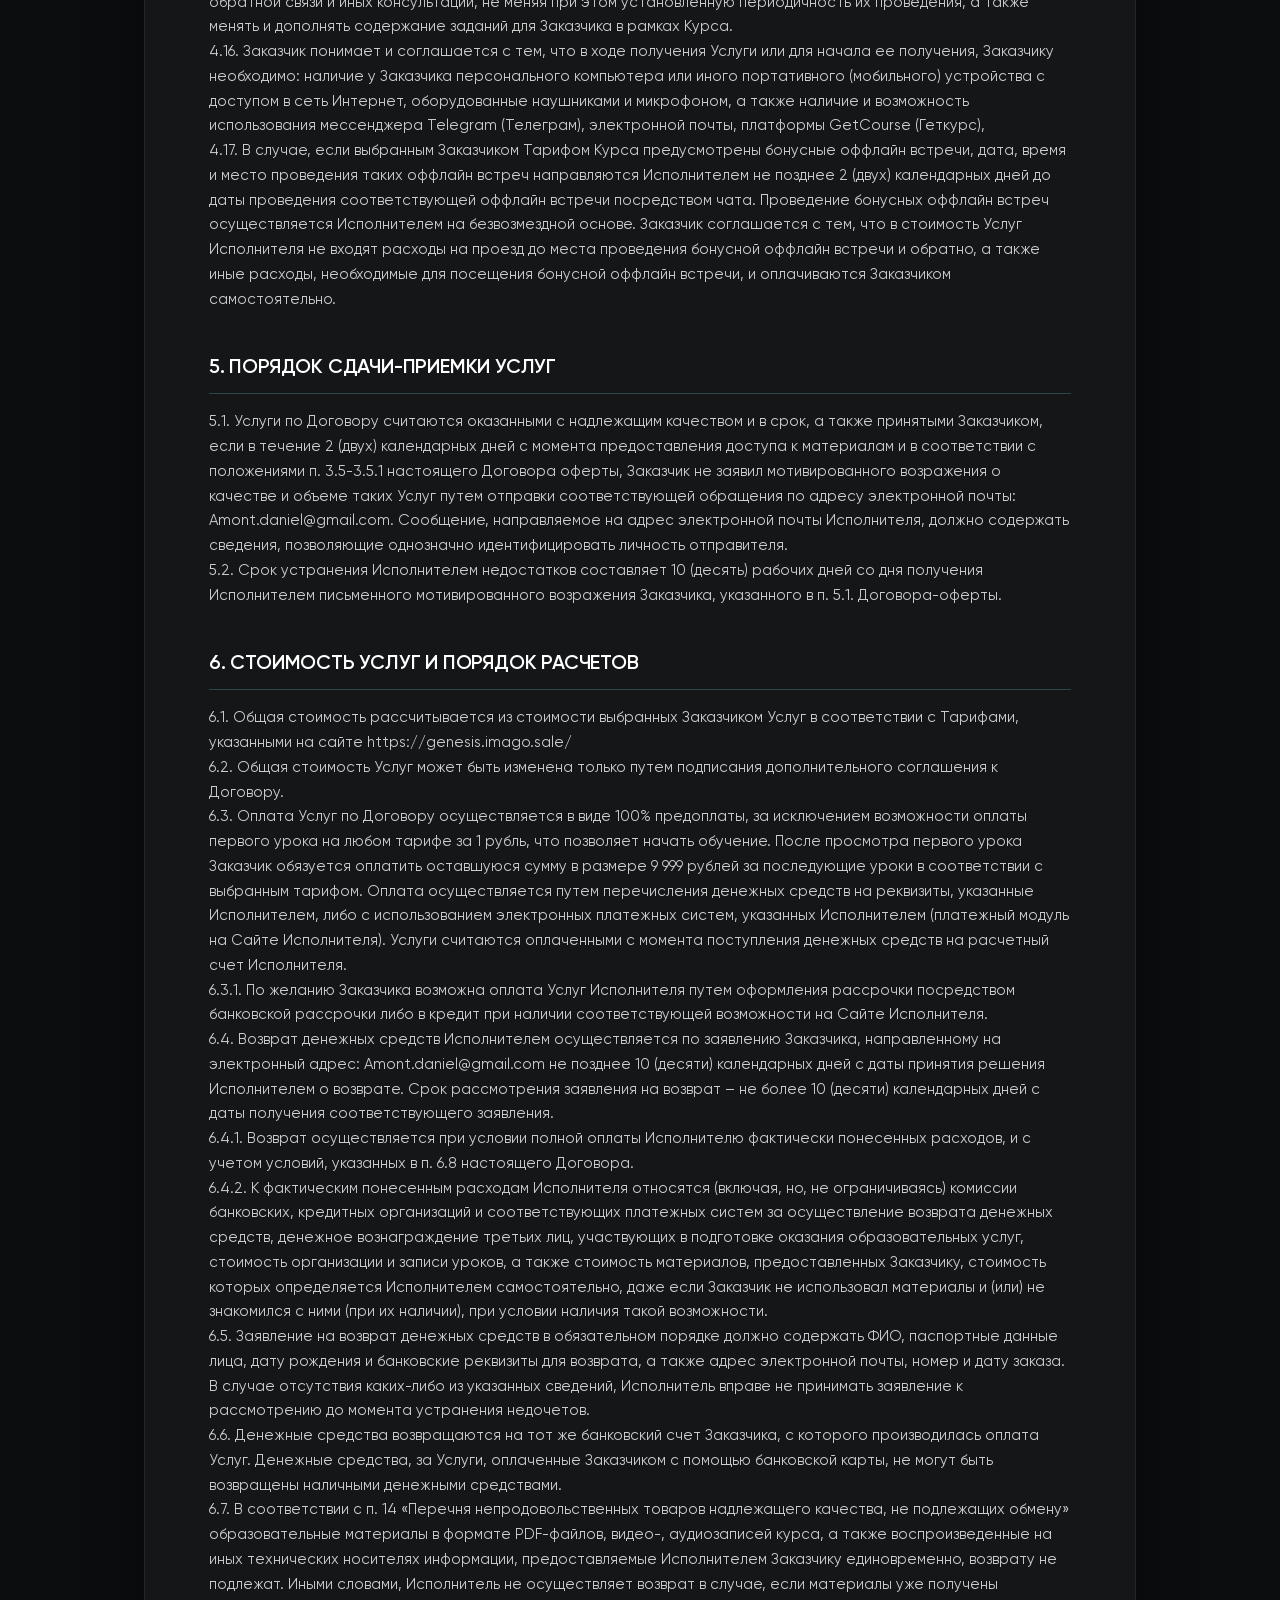
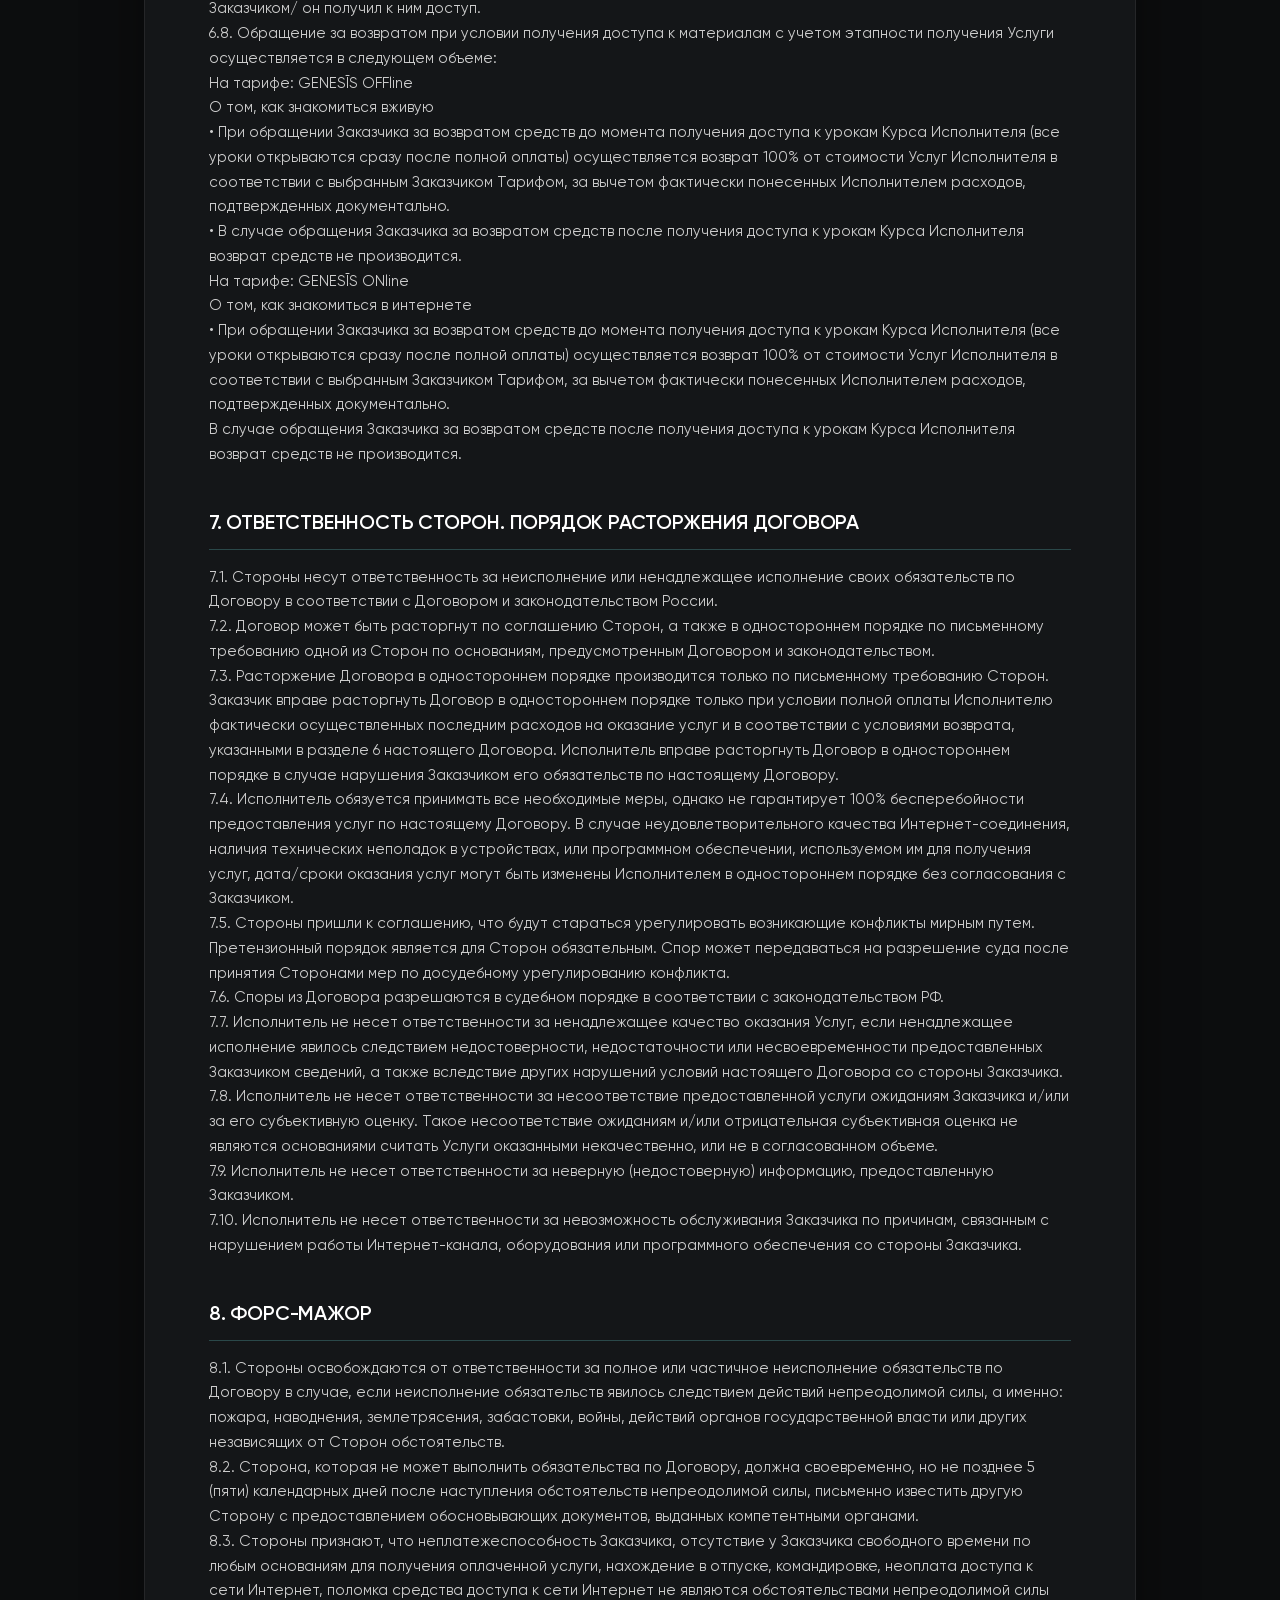
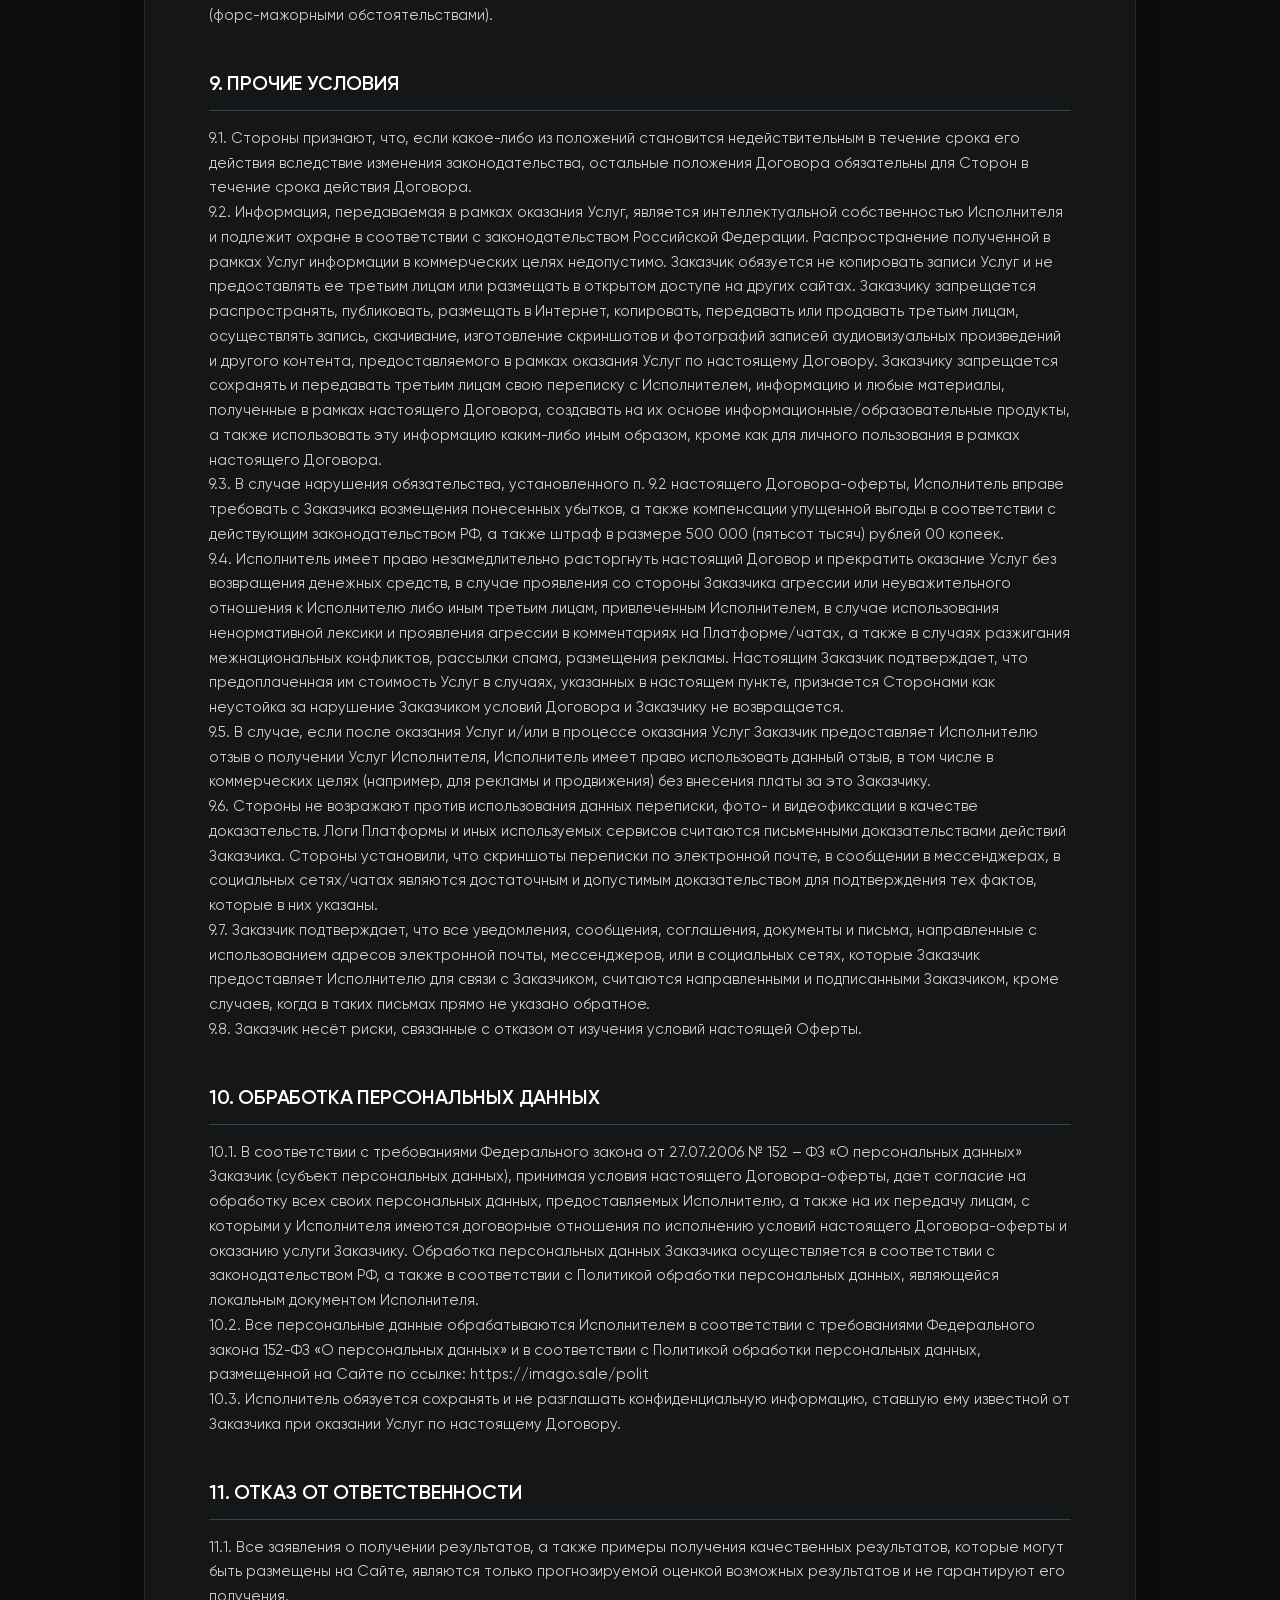
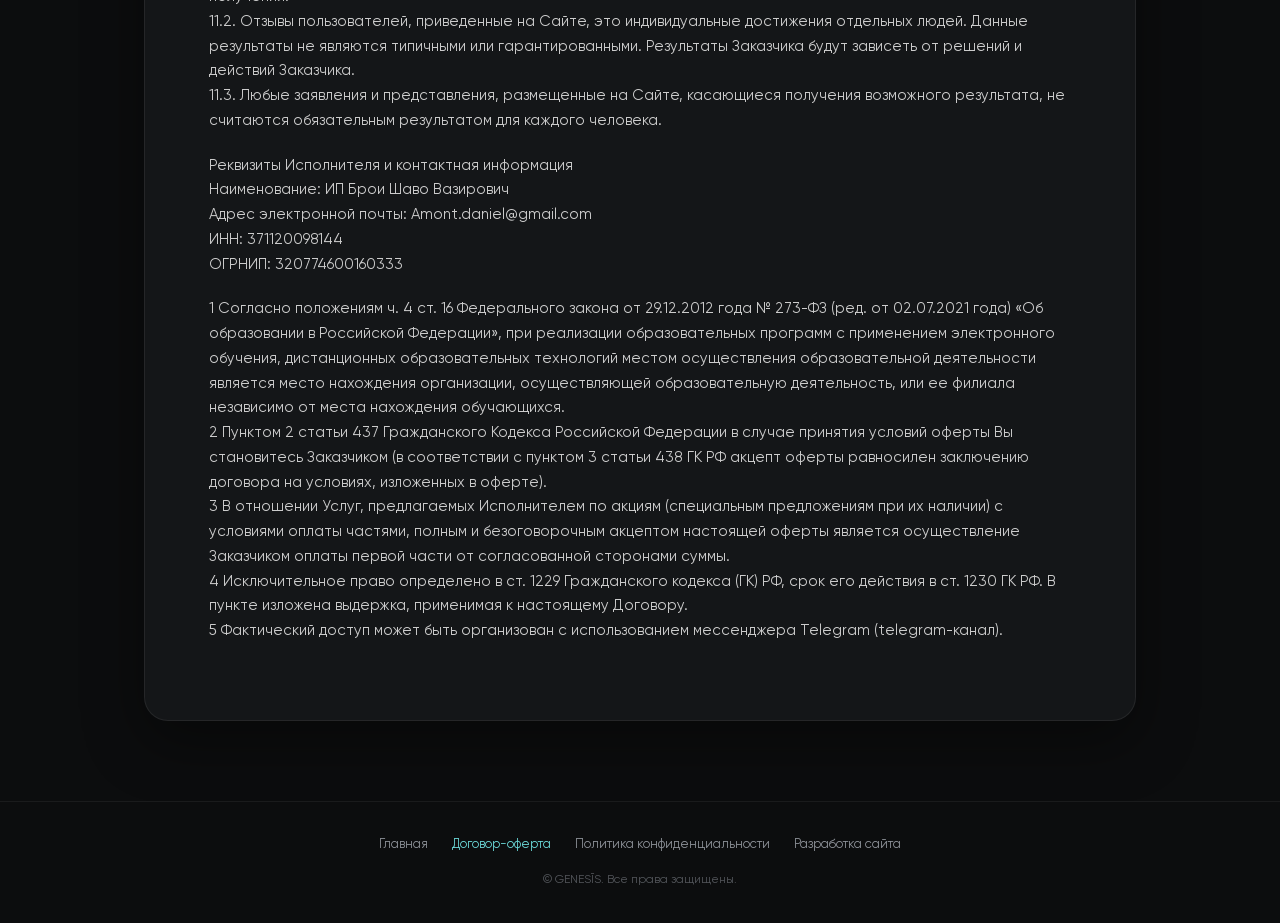
<file: offer.html>
<!DOCTYPE html>
<html lang="ru">
<head>
  <meta charset="UTF-8">
  <meta name="viewport" content="width=device-width, initial-scale=1.0, viewport-fit=cover">
  <title>Договор-оферта оказания образовательных услуг — GENESĪS</title>
  <meta name="description" content="Договор-оферта оказания образовательных услуг онлайн-программы GENESĪS.">
  <meta name="theme-color" content="#0C0D0E">
  <link rel="icon" href="assets/icons/845799d11f4dc45f8d05605190346147d438e769.svg" type="image/svg+xml">
  <link rel="stylesheet" href="css/legal.css?v=20260830-1">
  <script>
    (function (m, e, t, r, i, k, a) { m[i] = m[i] || function () { (m[i].a = m[i].a || []).push(arguments); }; m[i].l = 1 * new Date(); for (var j = 0; j < document.scripts.length; j++) { if (document.scripts[j].src === r) { return; } } k = e.createElement(t); a = e.getElementsByTagName(t)[0]; k.async = 1; k.src = r; a.parentNode.insertBefore(k, a); })(window, document, 'script', 'https://mc.yandex.ru/metrika/tag.js?id=112283545', 'ym');
    ym(112283545, 'init', { ssr: true, webvisor: true, clickmap: true, ecommerce: 'dataLayer', referrer: document.referrer, url: location.href, accurateTrackBounce: true, trackLinks: true });
  </script>
</head>
<body>
  <noscript><div><img src="https://mc.yandex.ru/watch/112283545" style="position:absolute; left:-9999px;" alt=""></div></noscript>
  <header class="legal-header">
    <div class="legal-header-inner">
      <a href="/" class="legal-logo" aria-label="GENESĪS Главная">
        <img src="assets/icons/845799d11f4dc45f8d05605190346147d438e769.svg" alt="GENESĪS Logo" width="38" height="28">
      </a>
      <a href="/" class="legal-back-btn">
        <svg width="16" height="16" viewBox="0 0 24 24" fill="none" stroke="currentColor" stroke-width="2" stroke-linecap="round" stroke-linejoin="round">
          <line x1="19" y1="12" x2="5" y2="12"></line>
          <polyline points="12 19 5 12 12 5"></polyline>
        </svg>
        <span>На главную</span>
      </a>
    </div>
  </header>

  <main class="legal-main">
    <div class="legal-card">
      <h1 class="legal-title">Договор-оферта оказания образовательных услуг</h1>
      <div class="legal-meta">г. Москва • Дата утверждения: 08.04.2025</div>
      <div class="legal-content">
        <p class="legal-paragraph">Индивидуальный предприниматель Брои Шаво Вазирович (ИНН 371120098144), именуемый в дальнейшем Исполнитель, действующий от собственного имени, адресует настоящий Договор-оферту (далее по тексту – Договор-оферта, Договор, Оферта) любому лицу (неопределенному кругу лиц), чья воля будет выражена им лично либо через уполномоченного представителя (ст. 182, 185 ГК РФ), выразившему готовность воспользоваться услугами Исполнителя (далее по тексту – Заказчик).</p>
        <h2 class="legal-heading">1.ОСНОВНЫЕ ТЕРМИНЫ И ПОНЯТИЯ</h2>
        <p class="legal-paragraph">В настоящей публичной оферте, если иное не обусловлено требованиями закона, либо иных нормативных актов, обязательных к применению для взаимоотношений сторон, нижеприведенные термины и понятия имеют следующие значения:<br>1.1. Применяемое право – настоящая оферта разработана с применением норм и требований законодательства Российской Федерации. Любые термины и понятия, не перечисленные в данном разделе, применяются в системном толковании, основанном на нормативных актах Российской Федерации.<br>1.2. Место оказания услуг – местом оказания услуг по настоящему договору является место нахождения Исполнителя, указанное в настоящей оферте.1<br>1.3. Оферта – публичное предложение Исполнителя заключить с ним договор на изложенных в настоящей Оферте условиях, а также на основании ознакомления с иными правилами предоставления услуг, представленными на сайте: <a href="https://genesis.imago.sale/">https://genesis.imago.sale/</a> (2)<br>1.4. Акцепт – полное и безоговорочное принятие Заказчиком предложенных в Оферте условий. Акцепт настоящей оферты совершается в виде конклюдентных действий (регистрации на платформе и оплаты). (3)<br>1.5. Сайт – информационная площадка расположенная в сети Интернет по адресу <a href="https://imago.study/">https://imago.study/</a> , содержащая каталог предлагаемых обучающих и информационных материалов, сервисы оформления доступа к этим материалам с указанием цены, а также иную информацию, а также электронная образовательная среда, расположенная по адресу <a href="https://genesis.imago.sale/">https://genesis.imago.sale/</a> включая поддомены и персонализированные страницы для непосредственного оказания услуг.<br>1.6. Платформа, Платформа GetCourse (Геткурс) - онлайн-сервис, предназначенный для размещения образовательных материалов Исполнителем. Данная платформа доступна по адресу <a href="https://imago.study/">https://imago.study/</a> и используется для дистанционного оказания услуг Исполнителем Заказчику.<br>1.7. Исполнитель – предприниматель, осуществляющий деятельность без образования юридического лица Брои Шаво Вазирович, зарегистрированная в установленном порядке на территории Российской Федерации, предоставляющий информационные и образовательные услуги с помощью сети Интернет.<br>1.8. Заказчик – лицо, заключившее с Исполнителем Договор на возмездное оказание услуг в соответствии с условиями настоящей Оферты. Заказчик может являться непосредственно потребителем предоставляемых Исполнителем услуг, либо совершить акцепт настоящей Оферты в интересах Слушателя.<br>1.9. Эксперты – авторы обучающих материалов.<br>Экспертом является: Брои Шаво Вазирович.<br>Материалы, авторство которых принадлежит Экспертом, используются на основании соглашений между Экспертом и Исполнителем.<br>1.10. Курс – комплекс взаимосвязанных услуг. Курс представляет собой совокупность обучающих Материалов и Дополнительных сервисов в их хронологической и методической последовательности. Состоит из ряда обучающих лекций, персональных консультаций, мастер-классов, методических пособий. Обучение включает в себя от 4 до 6 уроков в зависимости от тарифа.<br>1.11. Материал – результат интеллектуальной деятельности Эксперта.<br>1.12. Авторское право – комплекс прав Эксперта на Материал. Применительно к Материалу стороны Договора констатируют наличие достаточных юридических оснований для принадлежности Эксперту исключительного права на Материал, права авторства, право на имя и название, право на неприкосновенность Материала и права на его обнародование. Исполнитель является законным правообладателем Материала.<br>1.13. Исключительное право – право Исполнителя использовать Материал по своему усмотрению любым не противоречащим закону способом.4<br>1.14. Слушатель – физическое лицо, являющееся непосредственным потребителем образовательных услуг. Слушатель имеет личный кабинет, доступ к Материалу (видеозаписи, практический материал и задания для выработки практических навыков).<br>1.15. Доступ – право Слушателя просматривать, знакомиться и иным образом пользоваться Материалом, представленным на Платформе и дополнительными сервисами.<br>1.16. Чат, Телеграм-канал – закрытые сообщества в мессенджерах What’sАpp, Telegram и др., предназначенные для обмена материалами между Заказчиками и Исполнителем в рамках настоящего Договора.</p>
        <h2 class="legal-heading">2. ПРЕДМЕТ ДОГОВОРА</h2>
        <p class="legal-paragraph">2.1. По настоящему Договору Исполнитель обязуется оказать комплекс услуг по обучению Заказчика, либо указанному им Слушателя, на курсе «Genesis», а Заказчик обязуется оплатить указанный комплекс услуг в порядке и на условиях, которые установлены настоящим Договором.<br>2.1.1. Исполнитель предоставляет доступ к следующим<br>Образовательным и организационным материалам:<br><ul><li data-list="bullet">Примеры успешных переписок. готовые шаблоны, которые можно использовать сразу, чтобы девушки отвечали и ждали встречи.</li><li data-list="bullet">Техники создания интереса и вовлечения в переписке.</li><li data-list="bullet">Разбор ошибок, которые мешают знакомиться вживую.</li><li data-list="bullet">Первый урок можно приобрести за 1 рубль.</li></ul>2.1.2. Обучающий курс предполагает:<br>Дополнительные материалы.<br>Основной образовательный материал:<br>GENESĪS OFFline, 6 уроков<br>О том, как знакомиться вживую<br>«Перестань бояться подойти к девушке и получить отказ»<br>Урок 1: Философия генезиса<br>Урок 2: Философия уличных знакомств<br>Урок 3: Структура знакомства<br>Урок 4: Формула подхода<br>Урок 5: Как правильно брать контакты<br>Урок 6: Вызвон и переписки<br>GENESĪS ONline, 6 уроков<br>О том, как знакомиться в интернете<br>«Перестань бояться подойти к девушке и получить отказ»<br>Урок 1: Введение. Как онлайн дейтинг изменил мир<br>Урок 2: Где искать девушек. 1 из 6 источников трафика<br>Урок 3: Как общаться с девушками. Структура онлайн дейтинга<br>Урок 4: Упаковка. Как составить анкету<br>Урок 5: Переписка. Как вести переписку в тг<br>Урок 6: Инста. Как вести выводить девушек на переписку в инсте<br>2.1.3. Исполнитель не несёт ответственности за несоответствие предоставленной услуги ожиданиям Заказчика и/или за его субъективную оценку, а также не гарантирует результатов трансакций совершаемых Слушателем в целях извлечения прибыли.<br>2.1.4. Количество учебных мест на курсе не ограничено.<br>2.2. Услуги Исполнителя доступны в форме дистанционного онлайн-обучения. Для освоения материала необходимо любое устройство, поддерживающее доступ в Интернет с возможностью воспроизведения видео, а также интернет-соединение со скоростью загрузки не менее 20Mbps.<br>2.3. Подробный состав услуг приведён на сайте <a href="https://genesis.imago.sale/">https://genesis.imago.sale/</a> Исполнитель вправе изменить объём обучающего курса в сторону его увеличения, организовать поощрительные акции, предоставить дополнительные лекции, вебинары, марафоны или интенсивы, опубликовав соответствующую информацию на платформе. Соответствующие публикации рассматриваются как дополнительные соглашения к заключенному договору. При обнаружении противоречий между актуальным содержанием настоящей Оферты и условиями, изложенными на платформе, действуют условия, изложенные на сайте.<br>2.4. Услуги оказываются после внесения 100% предоплаты и успешной регистрации аккаунта на образовательной платформе https://imago.study/. Доступ к образовательным материалам (урокам) предоставляется в соответствии с выбранным тарифом.<br>2.5. Совершение конклюдентных действий указанных в разделе 3 настоящей Оферты, то есть ее Акцепт имеет следующие юридически значимые следствия:<br>– Заказчик признает, что он в достаточной степени ознакомлен с предметом договора, условиями предоставления комплекса услуг и правилами оплаты и принимает решение о приобретении курса на основании понимания о его составе и условиях приобретения.<br>– Заказчик признает техническую пригодность платформы, сервисов связи, сайта и размещенных материалов Исполнителя для надлежащего исполнения договорных обязательств Исполнителем;<br>– Заказчик декларирует наличие технических возможностей для получения услуг, предоставляемых Исполнителем.<br>2.6. Значимая для надлежащего исполнения условий договора информация может быть сообщена представителями Исполнителя Заказчику (Слушателю), путем направления соответствующего уведомления на контактный e-mail, в чат Telegram и/или SMS сообщения на контактный номер телефона, при этом Заказчику (Слушателю), рекомендовано проверять содержимое исходящей от Исполнителя корреспонденции не реже одного раза в сутки. Уведомление Заказчика об изменении условий договора путем указанным в настоящем пункте считается надлежащим.<br>2.7. По настоящему Договору Слушатель получает право срочного пользования материалом и Дополнительными сервисами путём предоставления доступа к комплексу услуг, целью которых является обучение и обмен опытом (5).</p>
        <h2 class="legal-heading">3. СРОК ДЕЙСТВИЯ ДОГОВОРА</h2>
        <p class="legal-paragraph">3.1. Договор считается заключенным с момента поступления денежных средств Заказчика в качестве оплаты в полном или частичном объеме за выбранную Услугу на расчетный счет Исполнителя и действует до момента исполнения Сторонами своих обязательств.<br>3.2. В случае если Заказчик не получает Услугу своевременно по собственной вине или собственному желанию, в силу личных обстоятельств, Услуга считается оказанной надлежащим образом и полностью.<br>3.3. Заказчик самостоятельно знакомится с графиком и содержанием программы Курса на Сайте или на Платформе или в чатах и несет ответственность за своевременное получение информации и выполнение предусмотренных программой заданий Курса.<br>3.4. Доступ (если такой доступ предусмотрен описанием соответствующего Тарифа Курса на Сайте Исполнителя) к образовательным материалам сохраняется за Заказчиком в течение указанного на сайте Исполнителя и в личном кабинете Заказчика срока. Указанный срок начинает течь с даты старта Курса, если на сайте не обозначено иное. Продленный доступ к образовательным материалам после окончания оказания Услуг (окончания Курса Исполнителя) предоставляется на безвозмездной основе.<br>3.5. Услуги по настоящему Договору оказываются и принимаются поэтапно. Услуги по каждому из этапов считаются оказанными надлежащим образом, и принятыми Заказчиком, если:<br>3.5.1. В течение 2 (двух) календарных дней с момента получения Заказчиком доступа к новым материалам, Заказчик не заявил письменного мотивированного возражения в отношении качества и/или объема оказанных Услуг путем отправки соответствующего обращения на адрес электронной почты Исполнителя, указанный на Сайте или в настоящем Договоре.<br>3.6. По истечении 2 (двух) календарных дней с момента получения доступа ко всем материалам Курса Исполнитель принимает претензии только на предмет технических неполадок и отсутствия доступа к материалам в рамках срока, указанного в п. 3.4. настоящего Договора-оферты.<br>3.7. Настоящий Договор является актом об оказании Услуги. Услуги считаются оказанными с надлежащим качеством по истечении сроков, указанных в п. 3.5-3.5.1 настоящего Договора, и оказанными в срок при отсутствии в письменном виде претензий Заказчика.</p>
        <h2 class="legal-heading">4. УСЛОВИЯ И ПОРЯДОК ПРЕДОСТАВЛЕНИЯ УСЛУГ</h2>
        <p class="legal-paragraph">4.1. Акцепт настоящей публичной оферты производится в следующем порядке:<br>4.1.1. Заказчик заполняет форму заявки на платформе в сети Интернет по адресу https://genesis.imago.sale/.<br>4.1.2. Для заполнения формы заявки необходима регистрация на платформе. В качестве регистрационных идентифицирующих данных предоставляются следующие данные Слушателя:<br>имя<br>контактный номер телефона;<br>контактный e-mail;<br>ник в сети Telegram;<br>4.1.3. После составления заявки Исполнитель отправляет по указанному при регистрации адресу письмо для подтверждения оплаты.<br>4.1.4. Для оплаты или оформления рассрочки Заказчик следует указаниям платёжной системы на платформе Исполнителя по адресу https://genesis.imago.sale/.<br>4.1.5. Заказчик имеет право использовать промокоды (при их наличии) для приобретения курса по сниженной цене на условиях, изложенных на платформе Исполнителя по адресу https://genesis.imago.sale/, включая поддомены и индивидуальные страницы, посвященные проведению акций.<br>4.2. После совершения действий, предусмотренных пунктом 3.1. настоящего Договора, Исполнитель предоставляет Слушателю доступ к материалу. Исполнитель направляет на адрес электронной почты Заказчика информацию, необходимую для получения доступа в личный кабинет на Платформе и к чату.<br>4.3. Доступ к материалам по оплаченной Заказчиком Услуге в соответствии с выбранным Заказчиком Тарифом.<br>4.4. В случае если Заказчик не получает Услуги своевременно по собственной вине или собственному желанию, Услуги считаются оказанными надлежащим образом.<br>4.5. Заказчик не вправе передавать третьим лицам свой доступ к материалам, предоставленный Исполнителем. При нарушении данного пункта настоящего Договора Исполнитель вправе расторгнуть настоящий Договор, запретить Заказчику доступ к уже оплаченным Услугам без возврата ранее оплаченных денежных средств.<br>4.6. Заказчик соглашается с тем, что Исполнитель предоставляет доступ к услугам или цифровым продуктам как есть, и не вправе требовать дополнительной доработки оплаченной им Услуги или продукта, а также его отдельных компонентов, образовательных материалов, а также изменения правил предоставления Услуг или доступа к продуктам, описанных положениями настоящего Договора.<br>4.7. Условия оказания Услуг могут также сообщаться Исполнителем Заказчику, путем направления соответствующего уведомления на контактный е-mail (электронную почту), и/или SMS сообщения на контактный номер телефона Заказчика, на Платформе, в мессенджерах/в чатах, при этом Заказчик обязан самостоятельно и заблаговременно проверять получение уведомления, исходящего от Исполнителя.<br>4.8. Исполнитель имеет право привлекать к оказанию Услуг третьих лиц без предварительного получения на то согласия Заказчика.<br>4.9. Исполнитель имеет право не приступать к оказанию Услуг, а также приостанавливать оказание Услуг, к которым он фактически приступил, либо расторгнуть настоящий Договор, в случаях нарушения Заказчиком своих обязательств по настоящему Договору, а именно: неполной (ненадлежащей, несвоевременной) оплаты, сообщения неполной (недостоверной) информации, непредставления (несвоевременного представления) данных необходимых для оказания Услуг, нарушения правил поведения в чате.<br>4.10. Любое копирование, сохранение, размещение, публикация и т.д. материалов, предоставляемых Исполнителем в рамках оказания услуг, для личного или иного использования, на персональные компьютеры, электронные устройства, серверы, сайты, видеохостинги, электронные и интернет-ресурсы, предоставление данных доступа к платформе, иного предоставления материалов курса Исполнителя третьим лицам категорически запрещено. Установление указанных фактов влечет блокировку личного кабинета Заказчика и прекращение оказания услуг по Договору без возврата денежных средств.<br>4.11. Исполнитель обязуется принимать все необходимые меры, однако не гарантирует 100% бесперебойности предоставления Услуг по настоящему Договору. В случае неудовлетворительного качества Интернет-соединения, наличия технических неполадок в устройствах, или программном обеспечении, используемом им для получения Услуг, технических неполадок со стороны сервисов оплаты, размещенных на Сайте Исполнителя, дата/сроки оказания Услуг могут быть изменены Исполнителем в одностороннем порядке без согласования с Заказчиком.<br>4.12. Заказчик обязуется неукоснительно и безоговорочно соблюдать следующие Правила поведения при оказании ему Услуг Исполнителем (онлайн):<br>• соблюдать дисциплину и общепринятые нормы поведения, в частности, проявлять уважение к Исполнителю/привлеченным им третьим лицам к оказанию Услуг и другим Заказчикам, не посягать на их честь и достоинство;<br>• не допускать высказывания, каким-либо образом порочащие Услуги Исполнителя (Курс Исполнителя)/привлеченных Исполнителем третьих лиц;<br>• не допускать агрессивного поведения во время оказания Услуг, не мешать Исполнителю/ привлеченным им третьим лицам к оказанию Услуг или другим Заказчикам при оказании/получении Услуг, не допускать высказываний (устно, письменно), не относящихся к теме Курса и др.;<br>• не использовать материалы и информацию, полученную от Исполнителя, способами, которые могут привести или приведут к нанесению ущерба интересам Исполнителя;<br>• не использовать предоставленные Исполнителем материалы с целью извлечения прибыли путем их тиражирования и многократного воспроизведения (публикации в прессе и других изданиях, публичные выступления и т.п.) и иными способами;<br>• не распространять любым способом, в том числе третьим лицам, не копировать, не сохранять, не размещать, не публиковать в общедоступных, закрытых, открытых источниках для любого круга лиц (в том числе для собственного использования) предоставленные Исполнителем: информацию, материалы, методички, записи услуг, оказываемых Исполнителем, а также не предоставлять данные доступа к личному кабинету Заказчика третьим лицам;<br>• не использовать ненормативную лексику, не употреблять в общении выражения, которые могут оскорбить Исполнителя/привлеченных им третьих лиц к оказанию Услуг или других Заказчиков;<br>• не распространять рекламу и не предлагать услуги сторонних ресурсов, свои услуги или услуги третьих лиц.<br>4.12.1. Для качественного оказания Услуг другим заказчикам, Исполнитель обязуется расторгнуть Договор с Заказчиком, нарушившим условия п. 4.15 настоящего Договора, в том числе удалить Заказчика из чатов, при этом у Исполнителя не возникает обязанности возвращать денежные средства/компенсировать убытки Заказчика.<br>4.13. Исполнитель обязуется оказывать Услуги на высоком профессиональном уровне, подтвержденном опытом, Исполнителя, в соответствии с собственным, авторским видением и при использовании приемов/методик, отражающих видение и опыт Исполнителя. Несогласие Заказчика с результатами оказания Услуг, выражающееся в субъективном непринятии стиля работы Исполнителя, собственных результатов и т.п., в условиях надлежащего оказания Услуг Исполнителем, не является основанием для расторжения настоящего Договора и возврата денежных средств Заказчику.<br>4.14. Исполнитель не несет ответственности за то, каким образом Заказчик использовал полученную информацию, а также за достижение каких-либо результатов, связанных с практическим применением данной информации. Любые рекомендации, полученные в ходе оказания Услуг, осуществляются Заказчиком на свой риск.<br>4.15. Исполнитель вправе изменять в одностороннем порядке график размещения материалов Курса, проведения обратной связи и иных консультаций, не меняя при этом установленную периодичность их проведения, а также менять и дополнять содержание заданий для Заказчика в рамках Курса.<br>4.16. Заказчик понимает и соглашается с тем, что в ходе получения Услуги или для начала ее получения, Заказчику необходимо: наличие у Заказчика персонального компьютера или иного портативного (мобильного) устройства с доступом в сеть Интернет, оборудованные наушниками и микрофоном, а также наличие и возможность использования мессенджера Telegram (Телеграм), электронной почты, платформы GetCourse (Геткурс),<br>4.17. В случае, если выбранным Заказчиком Тарифом Курса предусмотрены бонусные оффлайн встречи, дата, время и место проведения таких оффлайн встреч направляются Исполнителем не позднее 2 (двух) календарных дней до даты проведения соответствующей оффлайн встречи посредством чата. Проведение бонусных оффлайн встреч осуществляется Исполнителем на безвозмездной основе. Заказчик соглашается с тем, что в стоимость Услуг Исполнителя не входят расходы на проезд до места проведения бонусной оффлайн встречи и обратно, а также иные расходы, необходимые для посещения бонусной оффлайн встречи, и оплачиваются Заказчиком самостоятельно.</p>
        <h2 class="legal-heading">5. ПОРЯДОК СДАЧИ-ПРИЕМКИ УСЛУГ</h2>
        <p class="legal-paragraph">5.1. Услуги по Договору считаются оказанными с надлежащим качеством и в срок, а также принятыми Заказчиком, если в течение 2 (двух) календарных дней с момента предоставления доступа к материалам и в соответствии с положениями п. 3.5-3.5.1 настоящего Договора оферты, Заказчик не заявил мотивированного возражения о качестве и объеме таких Услуг путем отправки соответствующей обращения по адресу электронной почты: Amont.daniel@gmail.com. Сообщение, направляемое на адрес электронной почты Исполнителя, должно содержать сведения, позволяющие однозначно идентифицировать личность отправителя.<br>5.2. Срок устранения Исполнителем недостатков составляет 10 (десять) рабочих дней со дня получения Исполнителем письменного мотивированного возражения Заказчика, указанного в п. 5.1. Договора-оферты.</p>
        <h2 class="legal-heading">6. СТОИМОСТЬ УСЛУГ И ПОРЯДОК РАСЧЕТОВ</h2>
        <p class="legal-paragraph">6.1. Общая стоимость рассчитывается из стоимости выбранных Заказчиком Услуг в соответствии с Тарифами, указанными на сайте https://genesis.imago.sale/<br>6.2. Общая стоимость Услуг может быть изменена только путем подписания дополнительного соглашения к Договору.<br>6.3. Оплата Услуг по Договору осуществляется в виде 100% предоплаты, за исключением возможности оплаты первого урока на любом тарифе за 1 рубль, что позволяет начать обучение. После просмотра первого урока Заказчик обязуется оплатить оставшуюся сумму в размере 9 999 рублей за последующие уроки в соответствии с выбранным тарифом. Оплата осуществляется путем перечисления денежных средств на реквизиты, указанные Исполнителем, либо с использованием электронных платежных систем, указанных Исполнителем (платежный модуль на Сайте Исполнителя). Услуги считаются оплаченными с момента поступления денежных средств на расчетный счет Исполнителя.<br>6.3.1. По желанию Заказчика возможна оплата Услуг Исполнителя путем оформления рассрочки посредством банковской рассрочки либо в кредит при наличии соответствующей возможности на Сайте Исполнителя.<br>6.4. Возврат денежных средств Исполнителем осуществляется по заявлению Заказчика, направленному на электронный адрес: Amont.daniel@gmail.com не позднее 10 (десяти) календарных дней с даты принятия решения Исполнителем о возврате. Срок рассмотрения заявления на возврат – не более 10 (десяти) календарных дней с даты получения соответствующего заявления.<br>6.4.1. Возврат осуществляется при условии полной оплаты Исполнителю фактически понесенных расходов, и с учетом условий, указанных в п. 6.8 настоящего Договора.<br>6.4.2. К фактическим понесенным расходам Исполнителя относятся (включая, но, не ограничиваясь) комиссии банковских, кредитных организаций и соответствующих платежных систем за осуществление возврата денежных средств, денежное вознаграждение третьих лиц, участвующих в подготовке оказания образовательных услуг, стоимость организации и записи уроков, а также стоимость материалов, предоставленных Заказчику, стоимость которых определяется Исполнителем самостоятельно, даже если Заказчик не использовал материалы и (или) не знакомился с ними (при их наличии), при условии наличия такой возможности.<br>6.5. Заявление на возврат денежных средств в обязательном порядке должно содержать ФИО, паспортные данные лица, дату рождения и банковские реквизиты для возврата, а также адрес электронной почты, номер и дату заказа. В случае отсутствия каких-либо из указанных сведений, Исполнитель вправе не принимать заявление к рассмотрению до момента устранения недочетов.<br>6.6. Денежные средства возвращаются на тот же банковский счет Заказчика, с которого производилась оплата Услуг. Денежные средства, за Услуги, оплаченные Заказчиком с помощью банковской карты, не могут быть возвращены наличными денежными средствами.<br>6.7. В соответствии с п. 14 «Перечня непродовольственных товаров надлежащего качества, не подлежащих обмену» образовательные материалы в формате PDF-файлов, видео-, аудиозаписей курса, а также воспроизведенные на иных технических носителях информации, предоставляемые Исполнителем Заказчику единовременно, возврату не подлежат. Иными словами, Исполнитель не осуществляет возврат в случае, если материалы уже получены Заказчиком/ он получил к ним доступ.<br>6.8. Обращение за возвратом при условии получения доступа к материалам с учетом этапности получения Услуги осуществляется в следующем объеме:<br>На тарифе: GENESĪS OFFline<br>О том, как знакомиться вживую<br>• При обращении Заказчика за возвратом средств до момента получения доступа к урокам Курса Исполнителя (все уроки открываются сразу после полной оплаты) осуществляется возврат 100% от стоимости Услуг Исполнителя в соответствии с выбранным Заказчиком Тарифом, за вычетом фактически понесенных Исполнителем расходов, подтвержденных документально.<br>• В случае обращения Заказчика за возвратом средств после получения доступа к урокам Курса Исполнителя возврат средств не производится.<br>На тарифе: GENESĪS ONline<br>О том, как знакомиться в интернете<br>• При обращении Заказчика за возвратом средств до момента получения доступа к урокам Курса Исполнителя (все уроки открываются сразу после полной оплаты) осуществляется возврат 100% от стоимости Услуг Исполнителя в соответствии с выбранным Заказчиком Тарифом, за вычетом фактически понесенных Исполнителем расходов, подтвержденных документально.<br>В случае обращения Заказчика за возвратом средств после получения доступа к урокам Курса Исполнителя возврат средств не производится.</p>
        <h2 class="legal-heading">7. ОТВЕТСТВЕННОСТЬ СТОРОН. ПОРЯДОК РАСТОРЖЕНИЯ ДОГОВОРА</h2>
        <p class="legal-paragraph">7.1. Стороны несут ответственность за неисполнение или ненадлежащее исполнение своих обязательств по Договору в соответствии с Договором и законодательством России.<br>7.2. Договор может быть расторгнут по соглашению Сторон, а также в одностороннем порядке по письменному требованию одной из Сторон по основаниям, предусмотренным Договором и законодательством.<br>7.3. Расторжение Договора в одностороннем порядке производится только по письменному требованию Сторон. Заказчик вправе расторгнуть Договор в одностороннем порядке только при условии полной оплаты Исполнителю фактически осуществленных последним расходов на оказание услуг и в соответствии с условиями возврата, указанными в разделе 6 настоящего Договора. Исполнитель вправе расторгнуть Договор в одностороннем порядке в случае нарушения Заказчиком его обязательств по настоящему Договору.<br>7.4. Исполнитель обязуется принимать все необходимые меры, однако не гарантирует 100% бесперебойности предоставления услуг по настоящему Договору. В случае неудовлетворительного качества Интернет-соединения, наличия технических неполадок в устройствах, или программном обеспечении, используемом им для получения услуг, дата/сроки оказания услуг могут быть изменены Исполнителем в одностороннем порядке без согласования с Заказчиком.<br>7.5. Стороны пришли к соглашению, что будут стараться урегулировать возникающие конфликты мирным путем. Претензионный порядок является для Сторон обязательным. Спор может передаваться на разрешение суда после принятия Сторонами мер по досудебному урегулированию конфликта.<br>7.6. Споры из Договора разрешаются в судебном порядке в соответствии с законодательством РФ.<br>7.7. Исполнитель не несет ответственности за ненадлежащее качество оказания Услуг, если ненадлежащее исполнение явилось следствием недостоверности, недостаточности или несвоевременности предоставленных Заказчиком сведений, а также вследствие других нарушений условий настоящего Договора со стороны Заказчика.<br>7.8. Исполнитель не несет ответственности за несоответствие предоставленной услуги ожиданиям Заказчика и/или за его субъективную оценку. Такое несоответствие ожиданиям и/или отрицательная субъективная оценка не являются основаниями считать Услуги оказанными некачественно, или не в согласованном объеме.<br>7.9. Исполнитель не несет ответственности за неверную (недостоверную) информацию, предоставленную Заказчиком.<br>7.10. Исполнитель не несет ответственности за невозможность обслуживания Заказчика по причинам, связанным с нарушением работы Интернет-канала, оборудования или программного обеспечения со стороны Заказчика.</p>
        <h2 class="legal-heading">8. ФОРС-МАЖОР</h2>
        <p class="legal-paragraph">8.1. Стороны освобождаются от ответственности за полное или частичное неисполнение обязательств по Договору в случае, если неисполнение обязательств явилось следствием действий непреодолимой силы, а именно: пожара, наводнения, землетрясения, забастовки, войны, действий органов государственной власти или других независящих от Сторон обстоятельств.<br>8.2. Сторона, которая не может выполнить обязательства по Договору, должна своевременно, но не позднее 5 (пяти) календарных дней после наступления обстоятельств непреодолимой силы, письменно известить другую Сторону с предоставлением обосновывающих документов, выданных компетентными органами.<br>8.3. Стороны признают, что неплатежеспособность Заказчика, отсутствие у Заказчика свободного времени по любым основаниям для получения оплаченной услуги, нахождение в отпуске, командировке, неоплата доступа к сети Интернет, поломка средства доступа к сети Интернет не являются обстоятельствами непреодолимой силы (форс-мажорными обстоятельствами).</p>
        <h2 class="legal-heading">9. ПРОЧИЕ УСЛОВИЯ</h2>
        <p class="legal-paragraph">9.1. Стороны признают, что, если какое-либо из положений становится недействительным в течение срока его действия вследствие изменения законодательства, остальные положения Договора обязательны для Сторон в течение срока действия Договора.<br>9.2. Информация, передаваемая в рамках оказания Услуг, является интеллектуальной собственностью Исполнителя и подлежит охране в соответствии с законодательством Российской Федерации. Распространение полученной в рамках Услуг информации в коммерческих целях недопустимо. Заказчик обязуется не копировать записи Услуг и не предоставлять ее третьим лицам или размещать в открытом доступе на других сайтах. Заказчику запрещается распространять, публиковать, размещать в Интернет, копировать, передавать или продавать третьим лицам, осуществлять запись, скачивание, изготовление скриншотов и фотографий записей аудиовизуальных произведений и другого контента, предоставляемого в рамках оказания Услуг по настоящему Договору. Заказчику запрещается сохранять и передавать третьим лицам свою переписку с Исполнителем, информацию и любые материалы, полученные в рамках настоящего Договора, создавать на их основе информационные/образовательные продукты, а также использовать эту информацию каким-либо иным образом, кроме как для личного пользования в рамках настоящего Договора.<br>9.3. В случае нарушения обязательства, установленного п. 9.2 настоящего Договора-оферты, Исполнитель вправе требовать с Заказчика возмещения понесенных убытков, а также компенсации упущенной выгоды в соответствии с действующим законодательством РФ, а также штраф в размере 500 000 (пятьсот тысяч) рублей 00 копеек.<br>9.4. Исполнитель имеет право незамедлительно расторгнуть настоящий Договор и прекратить оказание Услуг без возвращения денежных средств, в случае проявления со стороны Заказчика агрессии или неуважительного отношения к Исполнителю либо иным третьим лицам, привлеченным Исполнителем, в случае использования ненормативной лексики и проявления агрессии в комментариях на Платформе/чатах, а также в случаях разжигания межнациональных конфликтов, рассылки спама, размещения рекламы. Настоящим Заказчик подтверждает, что предоплаченная им стоимость Услуг в случаях, указанных в настоящем пункте, признается Сторонами как неустойка за нарушение Заказчиком условий Договора и Заказчику не возвращается.<br>9.5. В случае, если после оказания Услуг и/или в процессе оказания Услуг Заказчик предоставляет Исполнителю отзыв о получении Услуг Исполнителя, Исполнитель имеет право использовать данный отзыв, в том числе в коммерческих целях (например, для рекламы и продвижения) без внесения платы за это Заказчику.<br>9.6. Стороны не возражают против использования данных переписки, фото- и видеофиксации в качестве доказательств. Логи Платформы и иных используемых сервисов считаются письменными доказательствами действий Заказчика. Стороны установили, что скриншоты переписки по электронной почте, в сообщении в мессенджерах, в социальных сетях/чатах являются достаточным и допустимым доказательством для подтверждения тех фактов, которые в них указаны.<br>9.7. Заказчик подтверждает, что все уведомления, сообщения, соглашения, документы и письма, направленные с использованием адресов электронной почты, мессенджеров, или в социальных сетях, которые Заказчик предоставляет Исполнителю для связи с Заказчиком, считаются направленными и подписанными Заказчиком, кроме случаев, когда в таких письмах прямо не указано обратное.<br>9.8. Заказчик несёт риски, связанные с отказом от изучения условий настоящей Оферты.</p>
        <h2 class="legal-heading">10. ОБРАБОТКА ПЕРСОНАЛЬНЫХ ДАННЫХ</h2>
        <p class="legal-paragraph">10.1. В соответствии с требованиями Федерального закона от 27.07.2006 № 152 – ФЗ «О персональных данных» Заказчик (субъект персональных данных), принимая условия настоящего Договора-оферты, дает согласие на обработку всех своих персональных данных, предоставляемых Исполнителю, а также на их передачу лицам, с которыми у Исполнителя имеются договорные отношения по исполнению условий настоящего Договора-оферты и оказанию услуги Заказчику. Обработка персональных данных Заказчика осуществляется в соответствии с законодательством РФ, а также в соответствии с Политикой обработки персональных данных, являющейся локальным документом Исполнителя.<br>10.2. Все персональные данные обрабатываются Исполнителем в соответствии с требованиями Федерального закона 152-ФЗ «О персональных данных» и в соответствии с Политикой обработки персональных данных, размещенной на Сайте по ссылке: https://imago.sale/polit<br>10.3. Исполнитель обязуется сохранять и не разглашать конфиденциальную информацию, ставшую ему известной от Заказчика при оказании Услуг по настоящему Договору.</p>
        <h2 class="legal-heading">11. ОТКАЗ ОТ ОТВЕТСТВЕННОСТИ</h2>
        <p class="legal-paragraph">11.1. Все заявления о получении результатов, а также примеры получения качественных результатов, которые могут быть размещены на Сайте, являются только прогнозируемой оценкой возможных результатов и не гарантируют его получения.<br>11.2. Отзывы пользователей, приведенные на Сайте, это индивидуальные достижения отдельных людей. Данные результаты не являются типичными или гарантированными. Результаты Заказчика будут зависеть от решений и действий Заказчика.<br>11.3. Любые заявления и представления, размещенные на Сайте, касающиеся получения возможного результата, не считаются обязательным результатом для каждого человека.</p>
        <p class="legal-paragraph">Реквизиты Исполнителя и контактная информация<br>Наименование: ИП Брои Шаво Вазирович<br>Адрес электронной почты: Amont.daniel@gmail.com<br>ИНН: 371120098144<br>ОГРНИП: 320774600160333</p>
        <p class="legal-paragraph">1 Согласно положениям ч. 4 ст. 16 Федерального закона от 29.12.2012 года № 273-ФЗ (ред. от 02.07.2021 года) «Об образовании в Российской Федерации», при реализации образовательных программ с применением электронного обучения, дистанционных образовательных технологий местом осуществления образовательной деятельности является место нахождения организации, осуществляющей образовательную деятельность, или ее филиала независимо от места нахождения обучающихся.<br>2 Пунктом 2 статьи 437 Гражданского Кодекса Российской Федерации в случае принятия условий оферты Вы становитесь Заказчиком (в соответствии с пунктом 3 статьи 438 ГК РФ акцепт оферты равносилен заключению договора на условиях, изложенных в оферте).<br>3 В отношении Услуг, предлагаемых Исполнителем по акциям (специальным предложениям при их наличии) с условиями оплаты частями, полным и безоговорочным акцептом настоящей оферты является осуществление Заказчиком оплаты первой части от согласованной сторонами суммы.<br>4 Исключительное право определено в ст. 1229 Гражданского кодекса (ГК) РФ, срок его действия в ст. 1230 ГК РФ. В пункте изложена выдержка, применимая к настоящему Договору.<br>5 Фактический доступ может быть организован с использованием мессенджера Telegram (telegram-канал).</p>

      </div>
    </div>
  </main>

  <footer class="legal-footer">
    <div class="legal-footer-links">
      <a href="/">Главная</a>
      <a href="/offer/" style="color:#6CD9D9;">Договор-оферта</a>
      <a href="/privacy-policy/" >Политика конфиденциальности</a>
      <a href="https://t.me/artembabkin" target="_blank" rel="noopener noreferrer">Разработка сайта</a>
    </div>
    <div class="legal-footer-copy">
      © GENESĪS. Все права защищены.
    </div>
  </footer>
</body>
</html>
</file>
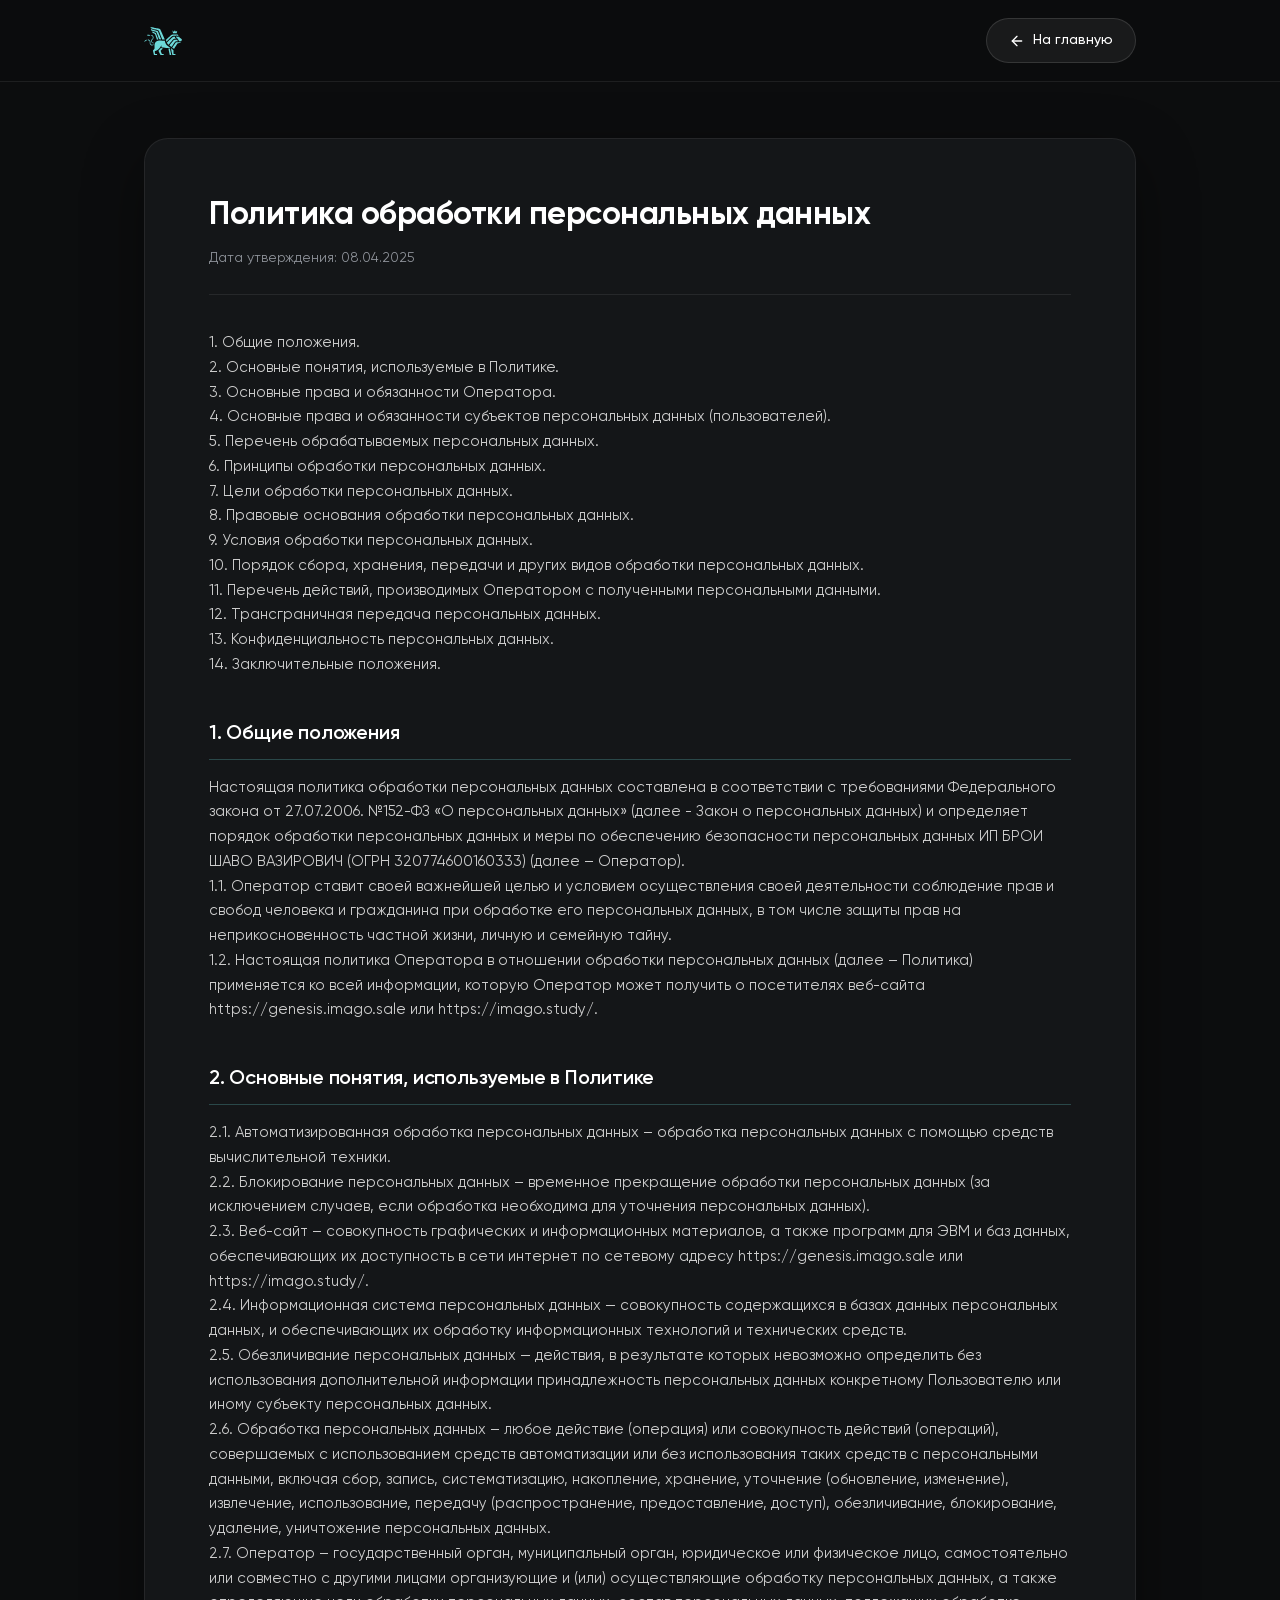
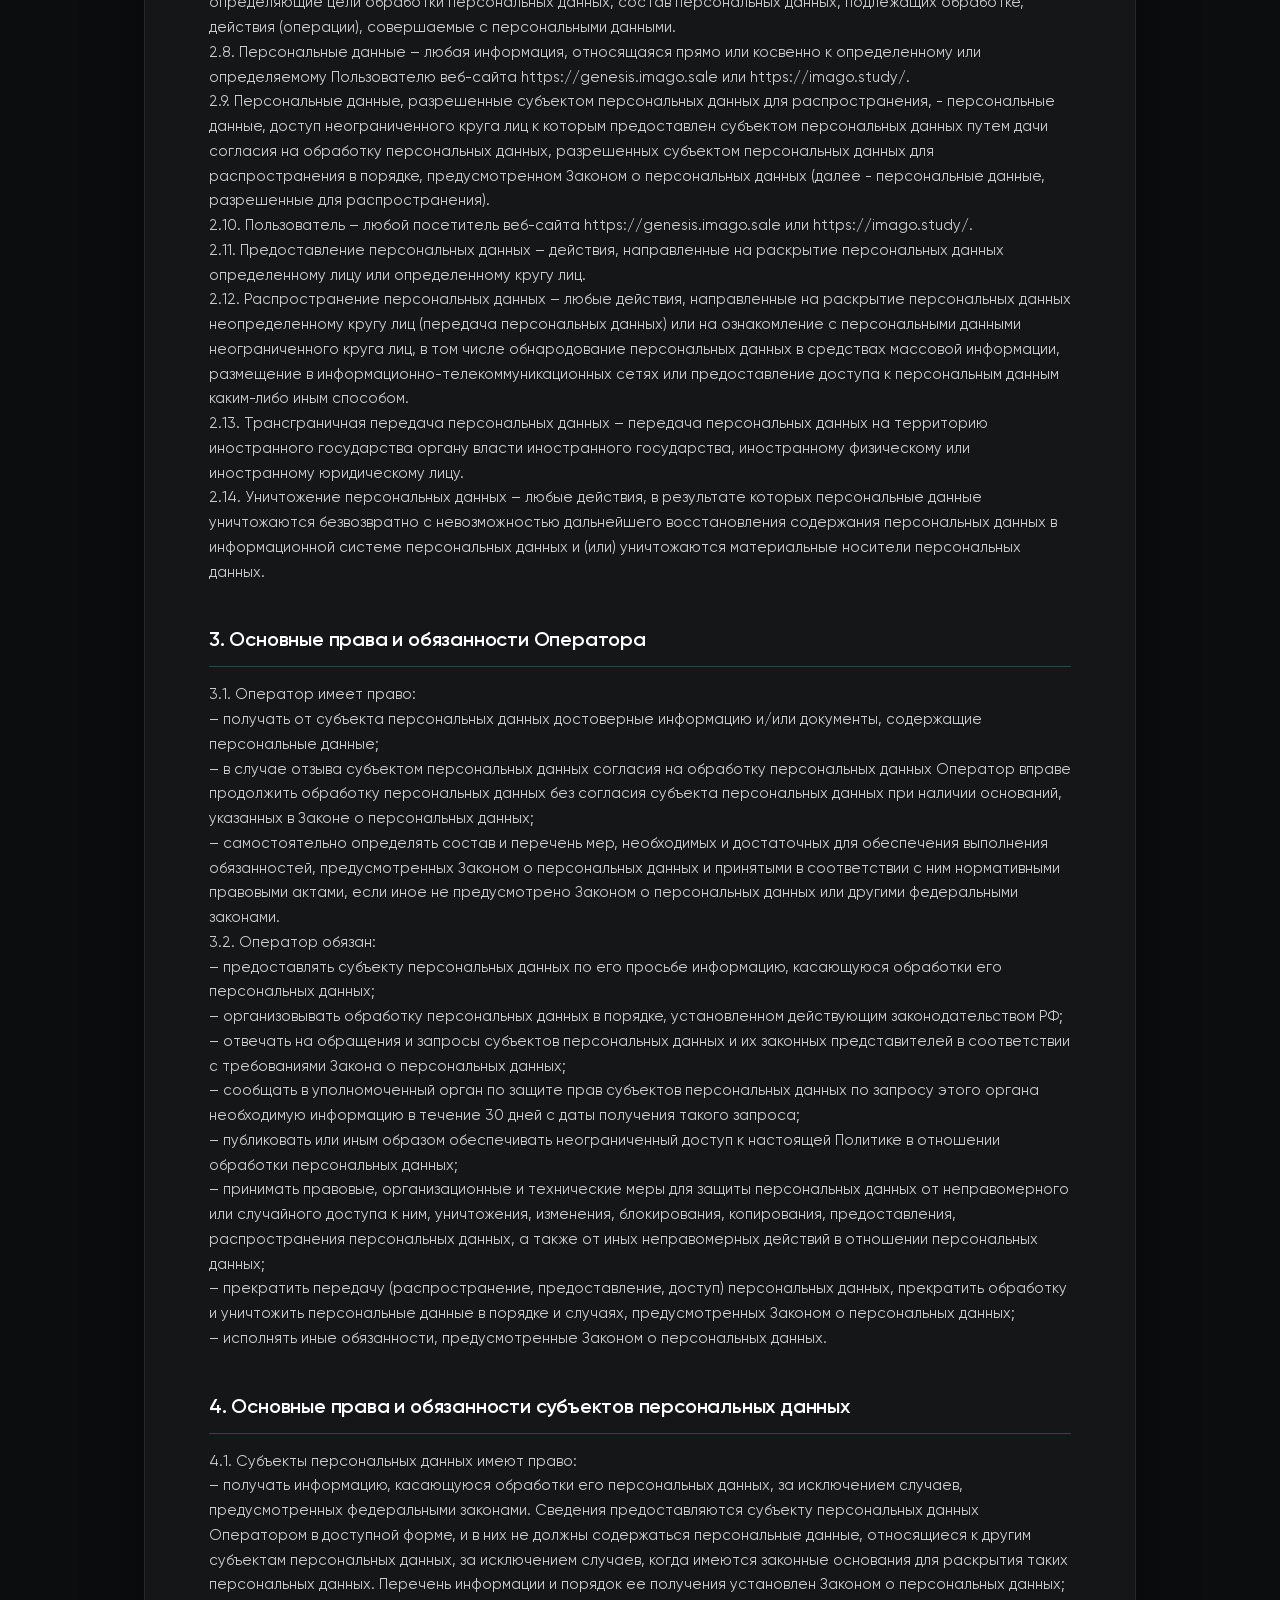
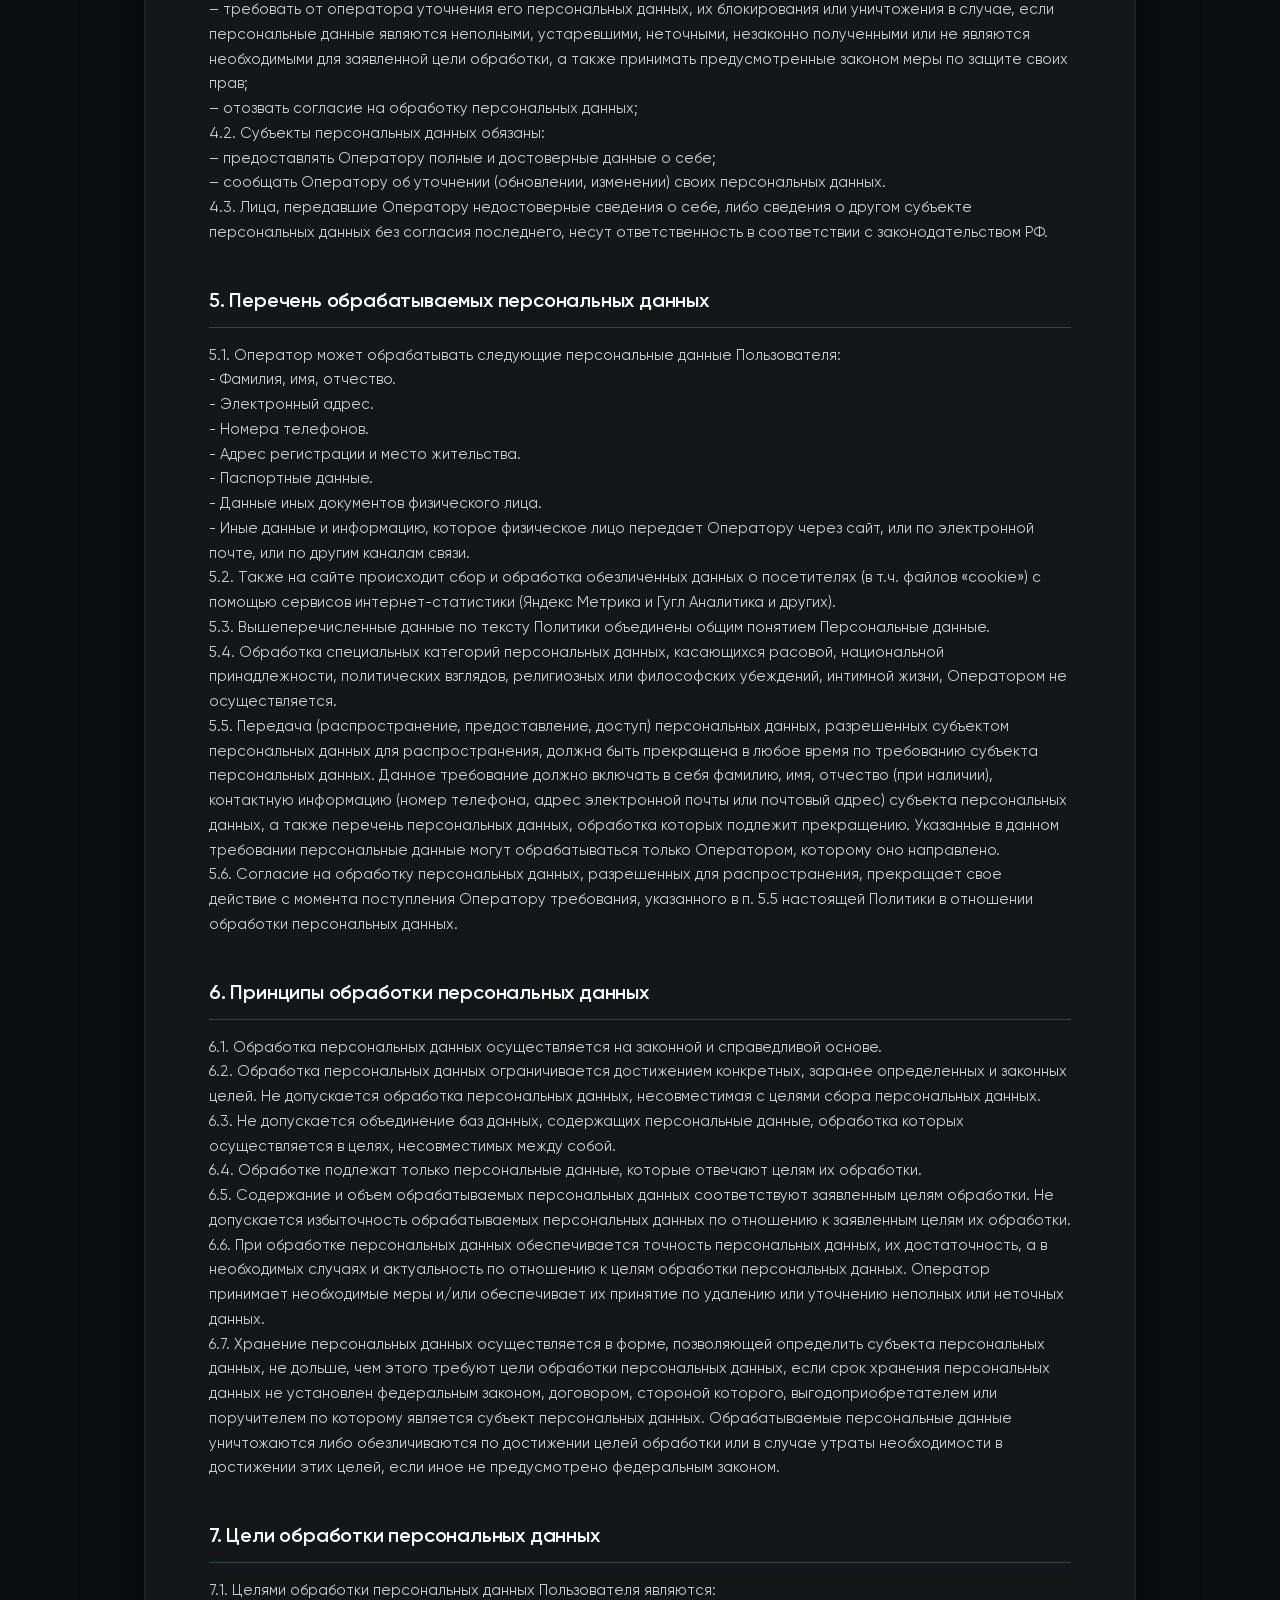
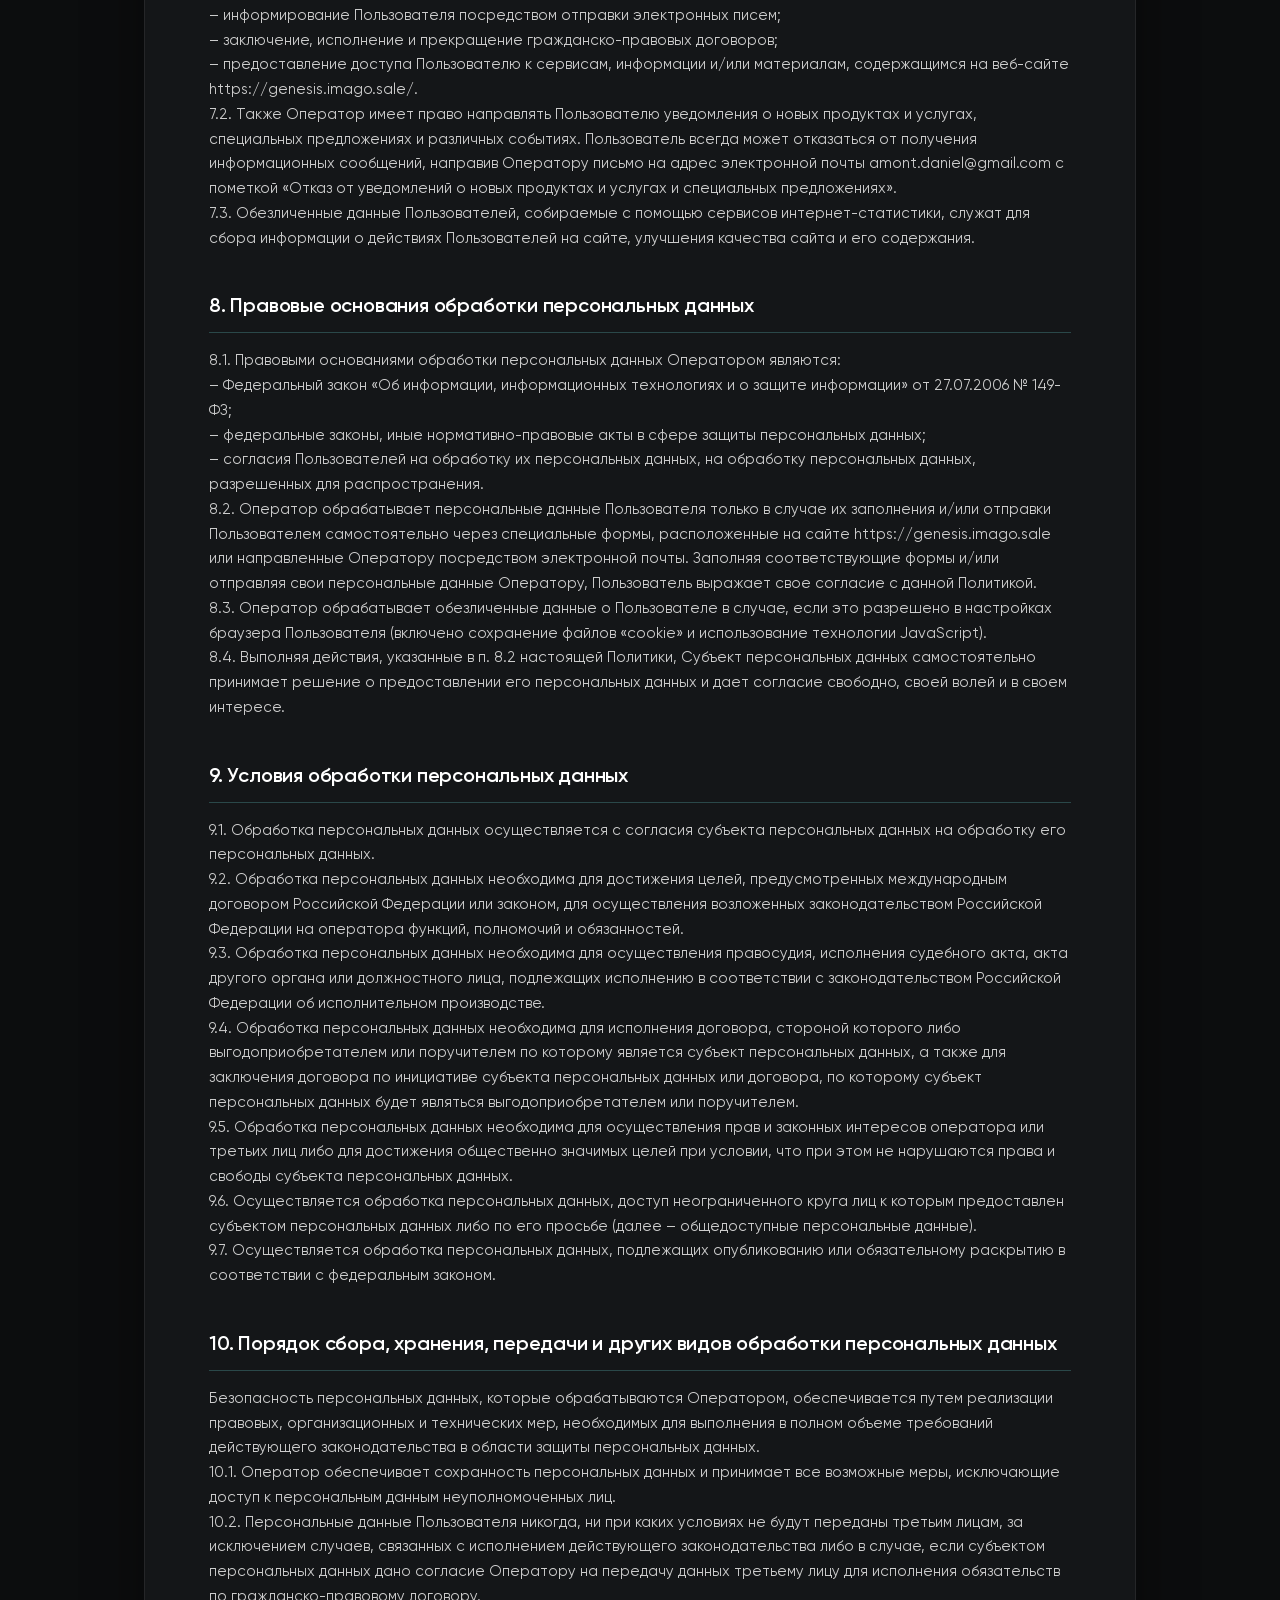
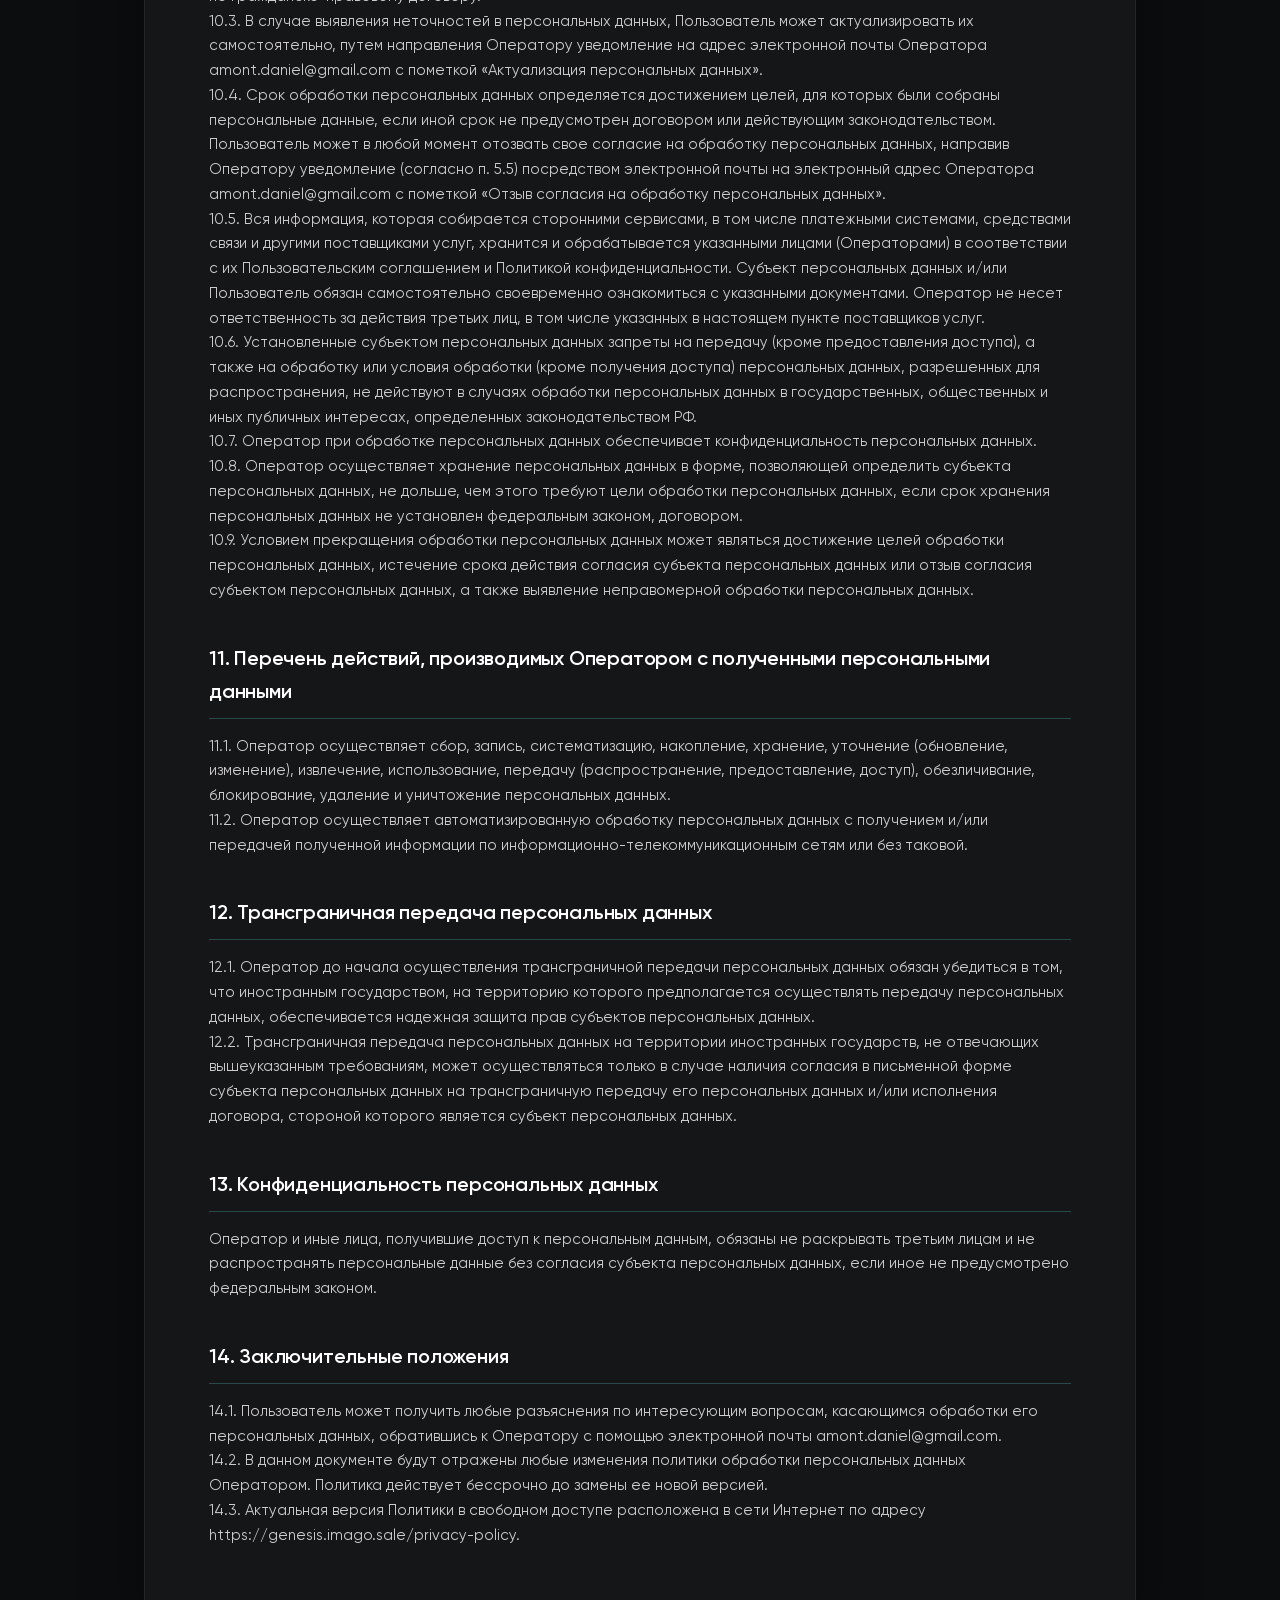
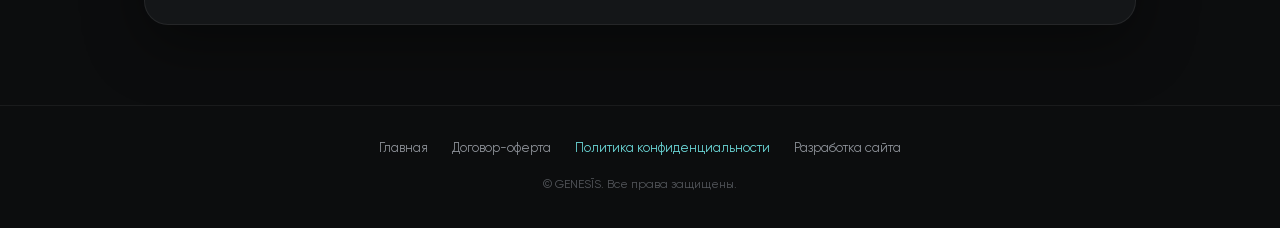
<file: privacy-policy.html>
<!DOCTYPE html>
<html lang="ru">
<head>
  <meta charset="UTF-8">
  <meta name="viewport" content="width=device-width, initial-scale=1.0, viewport-fit=cover">
  <title>Политика обработки персональных данных — GENESĪS</title>
  <meta name="description" content="Политика обработки персональных данных онлайн-программы GENESĪS.">
  <meta name="theme-color" content="#0C0D0E">
  <link rel="icon" href="assets/icons/845799d11f4dc45f8d05605190346147d438e769.svg" type="image/svg+xml">
  <link rel="stylesheet" href="css/legal.css?v=20260830-1">
  <script>
    (function (m, e, t, r, i, k, a) { m[i] = m[i] || function () { (m[i].a = m[i].a || []).push(arguments); }; m[i].l = 1 * new Date(); for (var j = 0; j < document.scripts.length; j++) { if (document.scripts[j].src === r) { return; } } k = e.createElement(t); a = e.getElementsByTagName(t)[0]; k.async = 1; k.src = r; a.parentNode.insertBefore(k, a); })(window, document, 'script', 'https://mc.yandex.ru/metrika/tag.js?id=112283545', 'ym');
    ym(112283545, 'init', { ssr: true, webvisor: true, clickmap: true, ecommerce: 'dataLayer', referrer: document.referrer, url: location.href, accurateTrackBounce: true, trackLinks: true });
  </script>
</head>
<body>
  <noscript><div><img src="https://mc.yandex.ru/watch/112283545" style="position:absolute; left:-9999px;" alt=""></div></noscript>
  <header class="legal-header">
    <div class="legal-header-inner">
      <a href="/" class="legal-logo" aria-label="GENESĪS Главная">
        <img src="assets/icons/845799d11f4dc45f8d05605190346147d438e769.svg" alt="GENESĪS Logo" width="38" height="28">
      </a>
      <a href="/" class="legal-back-btn">
        <svg width="16" height="16" viewBox="0 0 24 24" fill="none" stroke="currentColor" stroke-width="2" stroke-linecap="round" stroke-linejoin="round">
          <line x1="19" y1="12" x2="5" y2="12"></line>
          <polyline points="12 19 5 12 12 5"></polyline>
        </svg>
        <span>На главную</span>
      </a>
    </div>
  </header>

  <main class="legal-main">
    <div class="legal-card">
      <h1 class="legal-title">Политика обработки персональных данных</h1>
      <div class="legal-meta">Дата утверждения: 08.04.2025</div>
      <div class="legal-content">
        <p class="legal-paragraph">1. Общие положения.<br>2. Основные понятия, используемые в Политике.<br>3. Основные права и обязанности Оператора.<br>4. Основные права и обязанности субъектов персональных данных (пользователей).<br>5. Перечень обрабатываемых персональных данных.<br>6. Принципы обработки персональных данных.<br>7. Цели обработки персональных данных.<br>8. Правовые основания обработки персональных данных.<br>9. Условия обработки персональных данных.<br>10. Порядок сбора, хранения, передачи и других видов обработки персональных данных.<br>11. Перечень действий, производимых Оператором с полученными персональными данными.<br>12. Трансграничная передача персональных данных.<br>13. Конфиденциальность персональных данных.<br>14. Заключительные положения.</p>
        <h2 class="legal-heading">1. Общие положения</h2>
        <p class="legal-paragraph">Настоящая политика обработки персональных данных составлена в соответствии с требованиями Федерального закона от 27.07.2006. №152-ФЗ «О персональных данных» (далее - Закон о персональных данных) и определяет порядок обработки персональных данных и меры по обеспечению безопасности персональных данных ИП БРОИ ШАВО ВАЗИРОВИЧ (ОГРН 320774600160333) (далее – Оператор).<br>1.1. Оператор ставит своей важнейшей целью и условием осуществления своей деятельности соблюдение прав и свобод человека и гражданина при обработке его персональных данных, в том числе защиты прав на неприкосновенность частной жизни, личную и семейную тайну.<br>1.2. Настоящая политика Оператора в отношении обработки персональных данных (далее – Политика) применяется ко всей информации, которую Оператор может получить о посетителях веб-сайта https://genesis.imago.sale или https://imago.study/.</p>
        <h2 class="legal-heading">2. Основные понятия, используемые в Политике</h2>
        <p class="legal-paragraph">2.1. Автоматизированная обработка персональных данных – обработка персональных данных с помощью средств вычислительной техники.<br>2.2. Блокирование персональных данных – временное прекращение обработки персональных данных (за исключением случаев, если обработка необходима для уточнения персональных данных).<br>2.3. Веб-сайт – совокупность графических и информационных материалов, а также программ для ЭВМ и баз данных, обеспечивающих их доступность в сети интернет по сетевому адресу https://genesis.imago.sale или https://imago.study/.<br>2.4. Информационная система персональных данных — совокупность содержащихся в базах данных персональных данных, и обеспечивающих их обработку информационных технологий и технических средств.<br>2.5. Обезличивание персональных данных — действия, в результате которых невозможно определить без использования дополнительной информации принадлежность персональных данных конкретному Пользователю или иному субъекту персональных данных.<br>2.6. Обработка персональных данных – любое действие (операция) или совокупность действий (операций), совершаемых с использованием средств автоматизации или без использования таких средств с персональными данными, включая сбор, запись, систематизацию, накопление, хранение, уточнение (обновление, изменение), извлечение, использование, передачу (распространение, предоставление, доступ), обезличивание, блокирование, удаление, уничтожение персональных данных.<br>2.7. Оператор – государственный орган, муниципальный орган, юридическое или физическое лицо, самостоятельно или совместно с другими лицами организующие и (или) осуществляющие обработку персональных данных, а также определяющие цели обработки персональных данных, состав персональных данных, подлежащих обработке, действия (операции), совершаемые с персональными данными.<br>2.8. Персональные данные – любая информация, относящаяся прямо или косвенно к определенному или определяемому Пользователю веб-сайта https://genesis.imago.sale или https://imago.study/.<br>2.9. Персональные данные, разрешенные субъектом персональных данных для распространения, - персональные данные, доступ неограниченного круга лиц к которым предоставлен субъектом персональных данных путем дачи согласия на обработку персональных данных, разрешенных субъектом персональных данных для распространения в порядке, предусмотренном Законом о персональных данных (далее - персональные данные, разрешенные для распространения).<br>2.10. Пользователь – любой посетитель веб-сайта https://genesis.imago.sale или https://imago.study/.<br>2.11. Предоставление персональных данных – действия, направленные на раскрытие персональных данных определенному лицу или определенному кругу лиц.<br>2.12. Распространение персональных данных – любые действия, направленные на раскрытие персональных данных неопределенному кругу лиц (передача персональных данных) или на ознакомление с персональными данными неограниченного круга лиц, в том числе обнародование персональных данных в средствах массовой информации, размещение в информационно-телекоммуникационных сетях или предоставление доступа к персональным данным каким-либо иным способом.<br>2.13. Трансграничная передача персональных данных – передача персональных данных на территорию иностранного государства органу власти иностранного государства, иностранному физическому или иностранному юридическому лицу.<br>2.14. Уничтожение персональных данных – любые действия, в результате которых персональные данные уничтожаются безвозвратно с невозможностью дальнейшего восстановления содержания персональных данных в информационной системе персональных данных и (или) уничтожаются материальные носители персональных данных.</p>
        <h2 class="legal-heading">3. Основные права и обязанности Оператора</h2>
        <p class="legal-paragraph">3.1. Оператор имеет право:<br>– получать от субъекта персональных данных достоверные информацию и/или документы, содержащие персональные данные;<br>– в случае отзыва субъектом персональных данных согласия на обработку персональных данных Оператор вправе продолжить обработку персональных данных без согласия субъекта персональных данных при наличии оснований, указанных в Законе о персональных данных;<br>– самостоятельно определять состав и перечень мер, необходимых и достаточных для обеспечения выполнения обязанностей, предусмотренных Законом о персональных данных и принятыми в соответствии с ним нормативными правовыми актами, если иное не предусмотрено Законом о персональных данных или другими федеральными законами.<br>3.2. Оператор обязан:<br>– предоставлять субъекту персональных данных по его просьбе информацию, касающуюся обработки его персональных данных;<br>– организовывать обработку персональных данных в порядке, установленном действующим законодательством РФ;<br>– отвечать на обращения и запросы субъектов персональных данных и их законных представителей в соответствии с требованиями Закона о персональных данных;<br>– сообщать в уполномоченный орган по защите прав субъектов персональных данных по запросу этого органа необходимую информацию в течение 30 дней с даты получения такого запроса;<br>– публиковать или иным образом обеспечивать неограниченный доступ к настоящей Политике в отношении обработки персональных данных;<br>– принимать правовые, организационные и технические меры для защиты персональных данных от неправомерного или случайного доступа к ним, уничтожения, изменения, блокирования, копирования, предоставления, распространения персональных данных, а также от иных неправомерных действий в отношении персональных данных;<br>– прекратить передачу (распространение, предоставление, доступ) персональных данных, прекратить обработку и уничтожить персональные данные в порядке и случаях, предусмотренных Законом о персональных данных;<br>– исполнять иные обязанности, предусмотренные Законом о персональных данных.</p>
        <h2 class="legal-heading">4. Основные права и обязанности субъектов персональных данных</h2>
        <p class="legal-paragraph">4.1. Субъекты персональных данных имеют право:<br>– получать информацию, касающуюся обработки его персональных данных, за исключением случаев, предусмотренных федеральными законами. Сведения предоставляются субъекту персональных данных Оператором в доступной форме, и в них не должны содержаться персональные данные, относящиеся к другим субъектам персональных данных, за исключением случаев, когда имеются законные основания для раскрытия таких персональных данных. Перечень информации и порядок ее получения установлен Законом о персональных данных;<br>– требовать от оператора уточнения его персональных данных, их блокирования или уничтожения в случае, если персональные данные являются неполными, устаревшими, неточными, незаконно полученными или не являются необходимыми для заявленной цели обработки, а также принимать предусмотренные законом меры по защите своих прав;<br>– отозвать согласие на обработку персональных данных;<br>4.2. Субъекты персональных данных обязаны:<br>– предоставлять Оператору полные и достоверные данные о себе;<br>– сообщать Оператору об уточнении (обновлении, изменении) своих персональных данных.<br>4.3. Лица, передавшие Оператору недостоверные сведения о себе, либо сведения о другом субъекте персональных данных без согласия последнего, несут ответственность в соответствии с законодательством РФ.</p>
        <h2 class="legal-heading">5. Перечень обрабатываемых персональных данных</h2>
        <p class="legal-paragraph">5.1. Оператор может обрабатывать следующие персональные данные Пользователя:<br>- Фамилия, имя, отчество.<br>- Электронный адрес.<br>- Номера телефонов.<br>- Адрес регистрации и место жительства.<br>- Паспортные данные.<br>- Данные иных документов физического лица.<br>- Иные данные и информацию, которое физическое лицо передает Оператору через сайт, или по электронной почте, или по другим каналам связи.<br>5.2. Также на сайте происходит сбор и обработка обезличенных данных о посетителях (в т.ч. файлов «cookie») с помощью сервисов интернет-статистики (Яндекс Метрика и Гугл Аналитика и других).<br>5.3. Вышеперечисленные данные по тексту Политики объединены общим понятием Персональные данные.<br>5.4. Обработка специальных категорий персональных данных, касающихся расовой, национальной принадлежности, политических взглядов, религиозных или философских убеждений, интимной жизни, Оператором не осуществляется.<br>5.5. Передача (распространение, предоставление, доступ) персональных данных, разрешенных субъектом персональных данных для распространения, должна быть прекращена в любое время по требованию субъекта персональных данных. Данное требование должно включать в себя фамилию, имя, отчество (при наличии), контактную информацию (номер телефона, адрес электронной почты или почтовый адрес) субъекта персональных данных, а также перечень персональных данных, обработка которых подлежит прекращению. Указанные в данном требовании персональные данные могут обрабатываться только Оператором, которому оно направлено.<br>5.6. Согласие на обработку персональных данных, разрешенных для распространения, прекращает свое действие с момента поступления Оператору требования, указанного в п. 5.5 настоящей Политики в отношении обработки персональных данных.</p>
        <h2 class="legal-heading">6. Принципы обработки персональных данных</h2>
        <p class="legal-paragraph">6.1. Обработка персональных данных осуществляется на законной и справедливой основе.<br>6.2. Обработка персональных данных ограничивается достижением конкретных, заранее определенных и законных целей. Не допускается обработка персональных данных, несовместимая с целями сбора персональных данных.<br>6.3. Не допускается объединение баз данных, содержащих персональные данные, обработка которых осуществляется в целях, несовместимых между собой.<br>6.4. Обработке подлежат только персональные данные, которые отвечают целям их обработки.<br>6.5. Содержание и объем обрабатываемых персональных данных соответствуют заявленным целям обработки. Не допускается избыточность обрабатываемых персональных данных по отношению к заявленным целям их обработки.<br>6.6. При обработке персональных данных обеспечивается точность персональных данных, их достаточность, а в необходимых случаях и актуальность по отношению к целям обработки персональных данных. Оператор принимает необходимые меры и/или обеспечивает их принятие по удалению или уточнению неполных или неточных данных.<br>6.7. Хранение персональных данных осуществляется в форме, позволяющей определить субъекта персональных данных, не дольше, чем этого требуют цели обработки персональных данных, если срок хранения персональных данных не установлен федеральным законом, договором, стороной которого, выгодоприобретателем или поручителем по которому является субъект персональных данных. Обрабатываемые персональные данные уничтожаются либо обезличиваются по достижении целей обработки или в случае утраты необходимости в достижении этих целей, если иное не предусмотрено федеральным законом.</p>
        <h2 class="legal-heading">7. Цели обработки персональных данных</h2>
        <p class="legal-paragraph">7.1. Целями обработки персональных данных Пользователя являются:<br>– информирование Пользователя посредством отправки электронных писем;<br>– заключение, исполнение и прекращение гражданско-правовых договоров;<br>– предоставление доступа Пользователю к сервисам, информации и/или материалам, содержащимся на веб-сайте https://genesis.imago.sale/.<br>7.2. Также Оператор имеет право направлять Пользователю уведомления о новых продуктах и услугах, специальных предложениях и различных событиях. Пользователь всегда может отказаться от получения информационных сообщений, направив Оператору письмо на адрес электронной почты amont.daniel@gmail.com с пометкой «Отказ от уведомлений о новых продуктах и услугах и специальных предложениях».<br>7.3. Обезличенные данные Пользователей, собираемые с помощью сервисов интернет-статистики, служат для сбора информации о действиях Пользователей на сайте, улучшения качества сайта и его содержания.</p>
        <h2 class="legal-heading">8. Правовые основания обработки персональных данных</h2>
        <p class="legal-paragraph">8.1. Правовыми основаниями обработки персональных данных Оператором являются:<br>– Федеральный закон «Об информации, информационных технологиях и о защите информации» от 27.07.2006 № 149-ФЗ;<br>– федеральные законы, иные нормативно-правовые акты в сфере защиты персональных данных;<br>– согласия Пользователей на обработку их персональных данных, на обработку персональных данных, разрешенных для распространения.<br>8.2. Оператор обрабатывает персональные данные Пользователя только в случае их заполнения и/или отправки Пользователем самостоятельно через специальные формы, расположенные на сайте https://genesis.imago.sale или направленные Оператору посредством электронной почты. Заполняя соответствующие формы и/или отправляя свои персональные данные Оператору, Пользователь выражает свое согласие с данной Политикой.<br>8.3. Оператор обрабатывает обезличенные данные о Пользователе в случае, если это разрешено в настройках браузера Пользователя (включено сохранение файлов «cookie» и использование технологии JavaScript).<br>8.4. Выполняя действия, указанные в п. 8.2 настоящей Политики, Субъект персональных данных самостоятельно принимает решение о предоставлении его персональных данных и дает согласие свободно, своей волей и в своем интересе.</p>
        <h2 class="legal-heading">9. Условия обработки персональных данных</h2>
        <p class="legal-paragraph">9.1. Обработка персональных данных осуществляется с согласия субъекта персональных данных на обработку его персональных данных.<br>9.2. Обработка персональных данных необходима для достижения целей, предусмотренных международным договором Российской Федерации или законом, для осуществления возложенных законодательством Российской Федерации на оператора функций, полномочий и обязанностей.<br>9.3. Обработка персональных данных необходима для осуществления правосудия, исполнения судебного акта, акта другого органа или должностного лица, подлежащих исполнению в соответствии с законодательством Российской Федерации об исполнительном производстве.<br>9.4. Обработка персональных данных необходима для исполнения договора, стороной которого либо выгодоприобретателем или поручителем по которому является субъект персональных данных, а также для заключения договора по инициативе субъекта персональных данных или договора, по которому субъект персональных данных будет являться выгодоприобретателем или поручителем.<br>9.5. Обработка персональных данных необходима для осуществления прав и законных интересов оператора или третьих лиц либо для достижения общественно значимых целей при условии, что при этом не нарушаются права и свободы субъекта персональных данных.<br>9.6. Осуществляется обработка персональных данных, доступ неограниченного круга лиц к которым предоставлен субъектом персональных данных либо по его просьбе (далее – общедоступные персональные данные).<br>9.7. Осуществляется обработка персональных данных, подлежащих опубликованию или обязательному раскрытию в соответствии с федеральным законом.</p>
        <h2 class="legal-heading">10. Порядок сбора, хранения, передачи и других видов обработки персональных данных</h2>
        <p class="legal-paragraph">Безопасность персональных данных, которые обрабатываются Оператором, обеспечивается путем реализации правовых, организационных и технических мер, необходимых для выполнения в полном объеме требований действующего законодательства в области защиты персональных данных.<br>10.1. Оператор обеспечивает сохранность персональных данных и принимает все возможные меры, исключающие доступ к персональным данным неуполномоченных лиц.<br>10.2. Персональные данные Пользователя никогда, ни при каких условиях не будут переданы третьим лицам, за исключением случаев, связанных с исполнением действующего законодательства либо в случае, если субъектом персональных данных дано согласие Оператору на передачу данных третьему лицу для исполнения обязательств по гражданско-правовому договору.<br>10.3. В случае выявления неточностей в персональных данных, Пользователь может актуализировать их самостоятельно, путем направления Оператору уведомление на адрес электронной почты Оператора amont.daniel@gmail.com с пометкой «Актуализация персональных данных».<br>10.4. Срок обработки персональных данных определяется достижением целей, для которых были собраны персональные данные, если иной срок не предусмотрен договором или действующим законодательством.<br>Пользователь может в любой момент отозвать свое согласие на обработку персональных данных, направив Оператору уведомление (согласно п. 5.5) посредством электронной почты на электронный адрес Оператора amont.daniel@gmail.com с пометкой «Отзыв согласия на обработку персональных данных».<br>10.5. Вся информация, которая собирается сторонними сервисами, в том числе платежными системами, средствами связи и другими поставщиками услуг, хранится и обрабатывается указанными лицами (Операторами) в соответствии с их Пользовательским соглашением и Политикой конфиденциальности. Субъект персональных данных и/или Пользователь обязан самостоятельно своевременно ознакомиться с указанными документами. Оператор не несет ответственность за действия третьих лиц, в том числе указанных в настоящем пункте поставщиков услуг.<br>10.6. Установленные субъектом персональных данных запреты на передачу (кроме предоставления доступа), а также на обработку или условия обработки (кроме получения доступа) персональных данных, разрешенных для распространения, не действуют в случаях обработки персональных данных в государственных, общественных и иных публичных интересах, определенных законодательством РФ.<br>10.7. Оператор при обработке персональных данных обеспечивает конфиденциальность персональных данных.<br>10.8. Оператор осуществляет хранение персональных данных в форме, позволяющей определить субъекта персональных данных, не дольше, чем этого требуют цели обработки персональных данных, если срок хранения персональных данных не установлен федеральным законом, договором.<br>10.9. Условием прекращения обработки персональных данных может являться достижение целей обработки персональных данных, истечение срока действия согласия субъекта персональных данных или отзыв согласия субъектом персональных данных, а также выявление неправомерной обработки персональных данных.</p>
        <h2 class="legal-heading">11. Перечень действий, производимых Оператором с полученными персональными данными</h2>
        <p class="legal-paragraph">11.1. Оператор осуществляет сбор, запись, систематизацию, накопление, хранение, уточнение (обновление, изменение), извлечение, использование, передачу (распространение, предоставление, доступ), обезличивание, блокирование, удаление и уничтожение персональных данных.<br>11.2. Оператор осуществляет автоматизированную обработку персональных данных с получением и/или передачей полученной информации по информационно-телекоммуникационным сетям или без таковой.</p>
        <h2 class="legal-heading">12. Трансграничная передача персональных данных</h2>
        <p class="legal-paragraph">12.1. Оператор до начала осуществления трансграничной передачи персональных данных обязан убедиться в том, что иностранным государством, на территорию которого предполагается осуществлять передачу персональных данных, обеспечивается надежная защита прав субъектов персональных данных.<br>12.2. Трансграничная передача персональных данных на территории иностранных государств, не отвечающих вышеуказанным требованиям, может осуществляться только в случае наличия согласия в письменной форме субъекта персональных данных на трансграничную передачу его персональных данных и/или исполнения договора, стороной которого является субъект персональных данных.</p>
        <h2 class="legal-heading">13. Конфиденциальность персональных данных</h2>
        <p class="legal-paragraph">Оператор и иные лица, получившие доступ к персональным данным, обязаны не раскрывать третьим лицам и не распространять персональные данные без согласия субъекта персональных данных, если иное не предусмотрено федеральным законом.</p>
        <h2 class="legal-heading">14. Заключительные положения</h2>
        <p class="legal-paragraph">14.1. Пользователь может получить любые разъяснения по интересующим вопросам, касающимся обработки его персональных данных, обратившись к Оператору с помощью электронной почты amont.daniel@gmail.com.<br>14.2. В данном документе будут отражены любые изменения политики обработки персональных данных Оператором. Политика действует бессрочно до замены ее новой версией.<br>14.3. Актуальная версия Политики в свободном доступе расположена в сети Интернет по адресу https://genesis.imago.sale/privacy-policy.</p>

      </div>
    </div>
  </main>

  <footer class="legal-footer">
    <div class="legal-footer-links">
      <a href="/">Главная</a>
      <a href="/offer/" >Договор-оферта</a>
      <a href="/privacy-policy/" style="color:#6CD9D9;">Политика конфиденциальности</a>
      <a href="https://t.me/artembabkin" target="_blank" rel="noopener noreferrer">Разработка сайта</a>
    </div>
    <div class="legal-footer-copy">
      © GENESĪS. Все права защищены.
    </div>
  </footer>
</body>
</html>
</file>
<file: css/main.css>
/* GENESĪS design system entry point.
   Import order is deliberate: tokens → reset → primitives → sections →
   one responsive cascade. No viewport stylesheet is linked by the document. */
@import "./abstracts/_variables.css";
@import "./abstracts/_fluid-tokens.css";
@import "./base/_fonts.css";
@import "./base/_reset.css";
@import "./layout/_container.css";
@import "./components/_components.css";
@import "./sections/_sections.css?v=20260827-1";
@import "./layout/_responsive-system.css?v=20260827-10";
@import "./layout/_special-state.css?v=20260904-46";
</file>
<file: css/legal.css>
/* ==========================================================================
   GENESĪS LEGAL PAGES STYLING (Offer & Privacy Policy)
   ========================================================================== */

@import "./fonts.css";

*, *::before, *::after {
  box-sizing: border-box;
  margin: 0;
  padding: 0;
}

body {
  background-color: #0C0D0E;
  color: #E6ECF2;
  font-family: 'Gilroy', -apple-system, BlinkMacSystemFont, 'Segoe UI', Roboto, sans-serif;
  font-size: 15px;
  line-height: 1.65;
  -webkit-font-smoothing: antialiased;
  -moz-osx-font-smoothing: grayscale;
  min-height: 100vh;
  display: flex;
  flex-direction: column;
}

.legal-header {
  position: sticky;
  top: 0;
  left: 0;
  right: 0;
  z-index: 100;
  background: rgba(12, 13, 14, 0.88);
  backdrop-filter: blur(20px);
  -webkit-backdrop-filter: blur(20px);
  border-bottom: 1px solid rgba(255, 255, 255, 0.08);
}

.legal-header-inner {
  max-width: 1040px;
  margin: 0 auto;
  padding: 18px 24px;
  display: flex;
  align-items: center;
  justify-content: space-between;
}

.legal-logo {
  display: flex;
  align-items: center;
  text-decoration: none;
  transition: opacity 0.2s;
}

.legal-logo:hover {
  opacity: 0.85;
}

.legal-back-btn {
  display: inline-flex;
  align-items: center;
  gap: 8px;
  padding: 10px 22px;
  background: rgba(255, 255, 255, 0.06);
  border: 1px solid rgba(255, 255, 255, 0.12);
  border-radius: 9999px;
  color: #FFFFFF;
  font-size: 14px;
  font-weight: 500;
  text-decoration: none;
  transition: all 0.25s ease;
}

.legal-back-btn svg {
  transition: transform 0.25s ease;
}

.legal-back-btn:hover {
  background: rgba(108, 217, 217, 0.15);
  border-color: rgba(108, 217, 217, 0.4);
  color: #6CD9D9;
}

.legal-back-btn:hover svg {
  transform: translateX(-3px);
}

.legal-main {
  flex: 1;
  max-width: 1040px;
  width: 100%;
  margin: 0 auto;
  padding: 56px 24px 80px;
}

.legal-card {
  background: #141618;
  border: 1px solid rgba(255, 255, 255, 0.07);
  border-radius: 24px;
  padding: 56px 64px;
  box-shadow: 0 20px 60px rgba(0, 0, 0, 0.4);
}

.legal-title {
  font-size: 32px;
  font-weight: 700;
  line-height: 1.25;
  color: #FFFFFF;
  margin-bottom: 12px;
  letter-spacing: -0.5px;
}

.legal-meta {
  font-size: 14px;
  color: #8E9299;
  margin-bottom: 36px;
  padding-bottom: 24px;
  border-bottom: 1px solid rgba(255, 255, 255, 0.08);
}

.legal-content {
  color: #D1D5DB;
  font-size: 15px;
  line-height: 1.65;
}

.legal-heading {
  font-size: 20px;
  font-weight: 600;
  color: #FFFFFF;
  margin-top: 40px;
  margin-bottom: 16px;
  letter-spacing: -0.2px;
  padding-bottom: 8px;
  border-bottom: 1px solid rgba(108, 217, 217, 0.25);
}

.legal-paragraph {
  margin-bottom: 20px;
  color: #CCCCCC;
  word-break: break-word;
}

.legal-paragraph a {
  color: #6CD9D9;
  text-decoration: none;
  transition: opacity 0.2s;
}

.legal-paragraph a:hover {
  text-decoration: underline;
  opacity: 0.85;
}

.legal-content ul {
  margin: 16px 0 24px 20px;
  list-style: none;
}

.legal-content ul li {
  position: relative;
  padding-left: 20px;
  margin-bottom: 10px;
  color: #CCCCCC;
}

.legal-content ul li::before {
  content: "•";
  position: absolute;
  left: 0;
  top: 0;
  color: #6CD9D9;
  font-size: 18px;
}

.legal-footer {
  border-top: 1px solid rgba(255, 255, 255, 0.06);
  padding: 32px 24px;
  text-align: center;
  background: #0C0D0E;
  margin-top: auto;
}

.legal-footer-links {
  display: flex;
  flex-wrap: wrap;
  justify-content: center;
  gap: 24px;
  margin-bottom: 16px;
}

.legal-footer-links a {
  color: #8E9299;
  font-size: 13px;
  text-decoration: none;
  transition: color 0.2s;
}

.legal-footer-links a:hover {
  color: #6CD9D9;
}

.legal-footer-copy {
  color: #55585D;
  font-size: 12px;
}

@media (max-width: 768px) {
  .legal-main {
    padding: 32px 16px 60px;
  }

  .legal-card {
    padding: 28px 20px;
    border-radius: 16px;
  }

  .legal-title {
    font-size: 24px;
  }

  .legal-heading {
    font-size: 18px;
    margin-top: 30px;
  }

  .legal-paragraph {
    font-size: 14px;
    line-height: 1.6;
  }

  .legal-footer-links {
    gap: 16px;
  }
}
</file>
